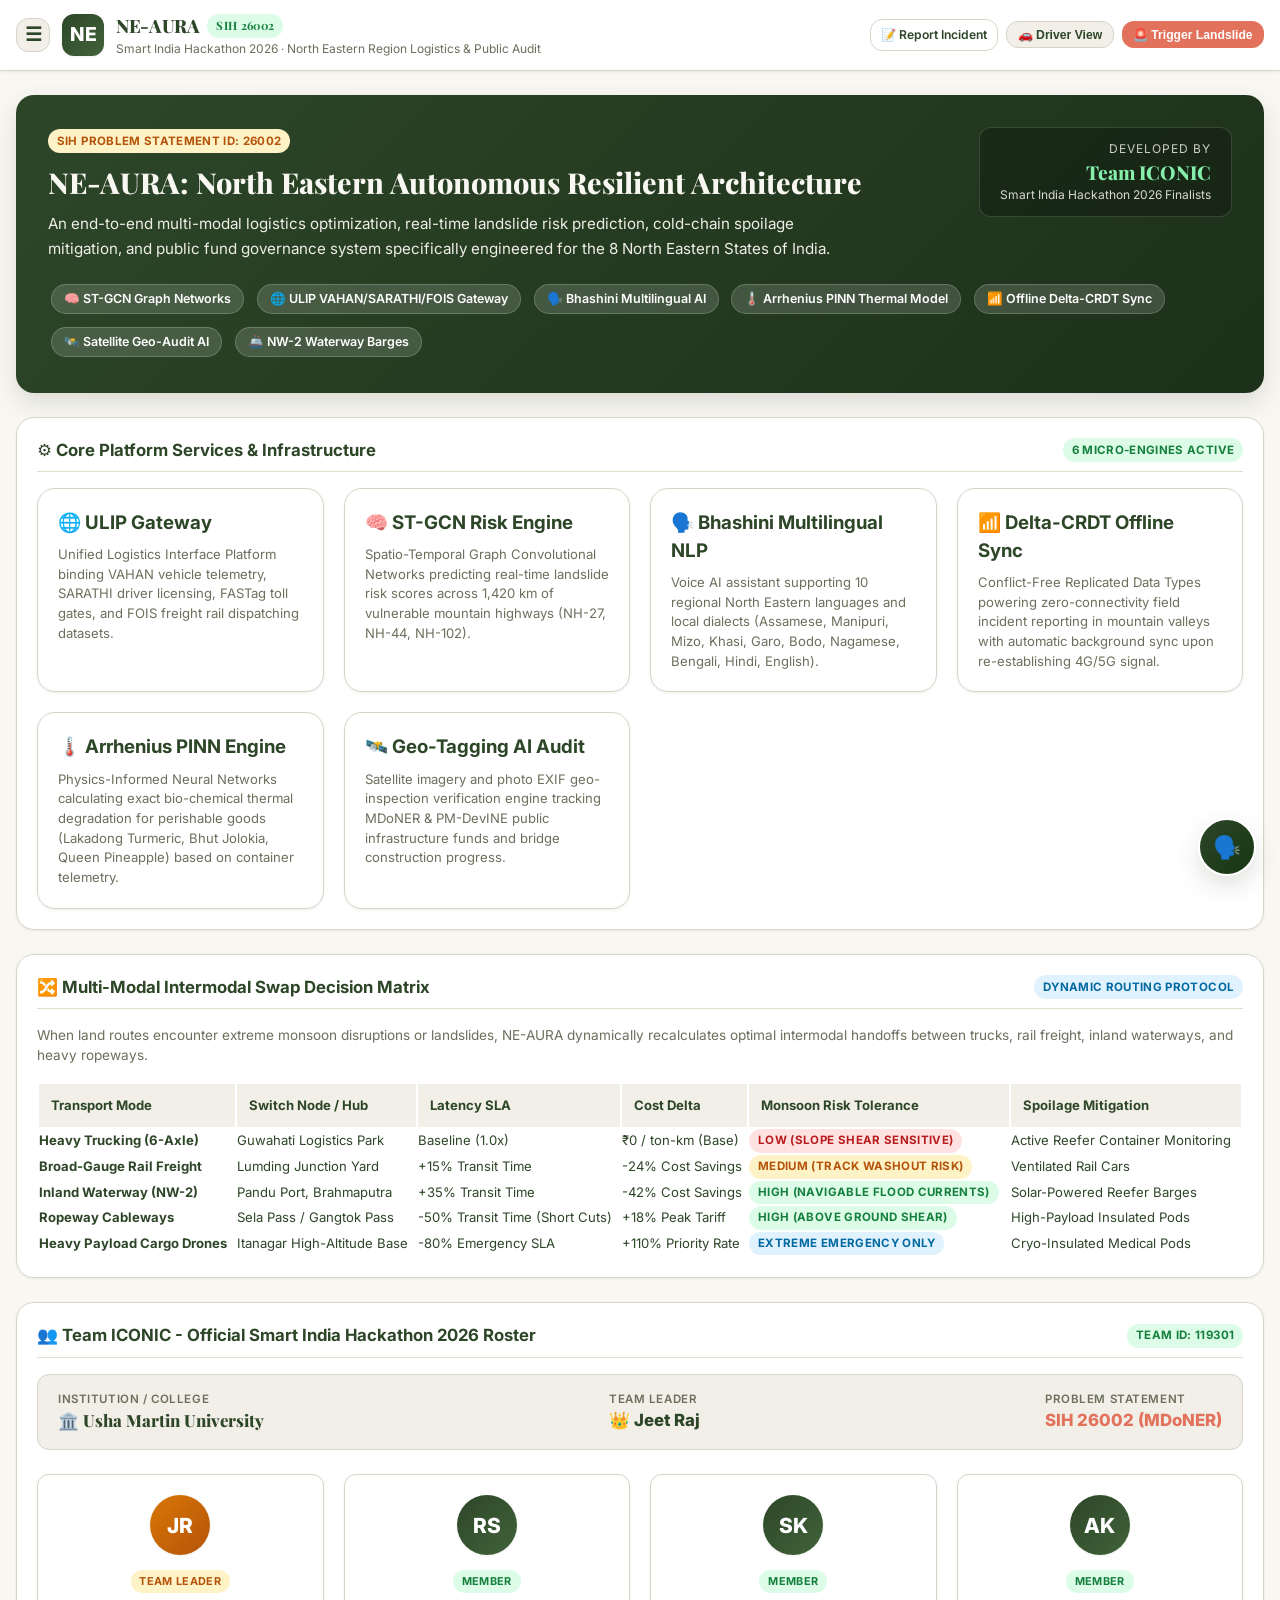
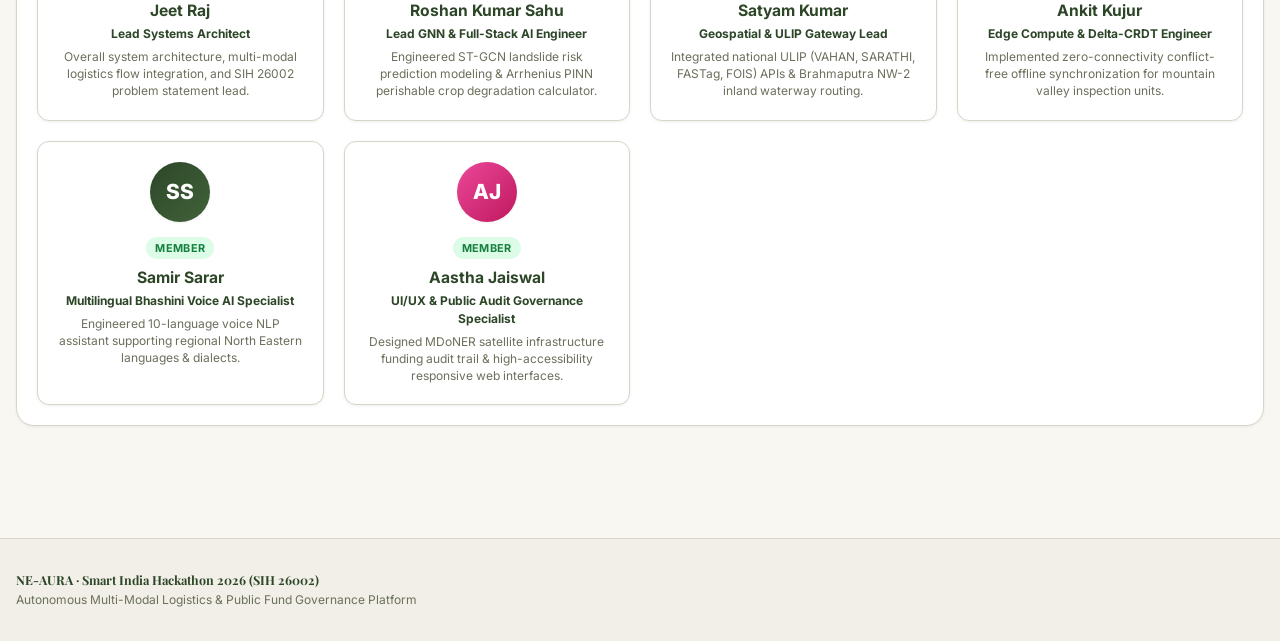
<file: frontend/About_us.html>
<!DOCTYPE html>
<html lang="en">
<head>
  <meta charset="UTF-8">
  <meta name="viewport" content="width=device-width, initial-scale=1.0">
  <title>NE-AURA: About Us · SIH 26002</title>
  
  <link rel="preconnect" href="https://fonts.googleapis.com">
  <link rel="preconnect" href="https://fonts.gstatic.com" crossorigin>
  <link href="https://fonts.googleapis.com/css2?family=Inter:wght@400;500;600;700;800&family=JetBrains+Mono:wght@500;700&family=Playfair+Display:wght@700;800&display=swap" rel="stylesheet">
  <link rel="stylesheet" href="./css/style.css">
  <link rel="stylesheet" href="./css/About_us.css">
</head>
<body>

  <header class="top-nav">
    <div class="nav-container">
      <div style="display: flex; align-items: center; gap: 0.75rem;">
        <div class="three-dots-container">
          <button class="three-dots-btn" id="three-dots-btn" onclick="toggleThreeDotsMenu(event)" title="Navigation Menu">☰</button>
          <div class="three-dots-dropdown" id="three-dots-dropdown">
            <div class="dropdown-header">Navigation Modules</div>
            <a href="index.html" class="dropdown-item">📊 Executive Dashboard</a>
            <a href="Gis_map.html" class="dropdown-item">🗺️ GIS Map</a>
            <a href="AI_Route_Optimizer.html" class="dropdown-item">🧠 AI Route Optimizer</a>
            <a href="Live_fleet.html" class="dropdown-item">🚛 Live Fleet & ULIP</a>
            <a href="supply_chain.html" class="dropdown-item">🌾 Supply Chain & Spoilage</a>
            <a href="Public_fund.html" class="dropdown-item">🏛️ Public Fund Governance</a>
            <div class="dropdown-header">Services & Account</div>
            <a href="About_us.html" class="dropdown-item active">ℹ️ About Us & Services</a>
            <a href="resource.html" class="dropdown-item">📑 Resources & Open Data</a>
            <a href="SOS.html" class="dropdown-item">📞 SOS</a>
            <a href="Profile.html" class="dropdown-item">👤 Profile</a>
            <a href="Setting.html" class="dropdown-item">⚙️ Setting</a>
          </div>
        </div>

        <div class="brand-title">
          <div class="brand-logo">NE</div>
          <div class="brand-text">
            <h1 class="serif-font">NE-AURA <span class="badge badge-success">SIH 26002</span></h1>
            <p>Smart India Hackathon 2026 · North Eastern Region Logistics & Public Audit</p>
          </div>
        </div>
      </div>

      <div class="nav-actions">
        <a href="Report_field_incident.html" class="btn btn-outline btn-sm">📝 Report Incident</a>
        <button class="btn btn-secondary btn-sm" onclick="openDriverModal()">🚗 Driver View</button>
        <button class="btn btn-danger btn-sm" onclick="toggleLandslideSimulation()">🚨 Trigger Landslide</button>
      </div>
    </div>
  </header>

  <main class="main-wrapper">
    <section class="tab-pane active">

      <!-- Hero Banner -->
      <div class="sih-hero-banner">
        <div style="display: flex; justify-content: space-between; align-items: flex-start; flex-wrap: wrap; gap: 1rem;">
          <div>
            <span class="badge badge-warning" style="margin-bottom: 0.5rem; font-weight: 700;">SIH Problem Statement ID: 26002</span>
            <h2 style="font-size: 1.8rem; font-weight: 800; margin-bottom: 0.5rem;" class="serif-font">NE-AURA: North Eastern Autonomous Resilient Architecture</h2>
            <p style="font-size: 0.95rem; max-width: 800px; opacity: 0.95; line-height: 1.6;">
              An end-to-end multi-modal logistics optimization, real-time landslide risk prediction, cold-chain spoilage mitigation, and public fund governance system specifically engineered for the 8 North Eastern States of India.
            </p>
          </div>
          <div style="background: rgba(0,0,0,0.25); padding: 0.75rem 1.25rem; border-radius: var(--radius-md); border: 1px solid rgba(255,255,255,0.15); text-align: right;">
            <div style="font-size: 0.75rem; text-transform: uppercase; letter-spacing: 0.08em; opacity: 0.8;">Developed By</div>
            <div style="font-size: 1.2rem; font-weight: 800; color: #86efac;" class="serif-font">Team ICONIC</div>
            <div style="font-size: 0.75rem; opacity: 0.85;">Smart India Hackathon 2026 Finalists</div>
          </div>
        </div>

        <div style="margin-top: 1.25rem; display: flex; flex-wrap: wrap; gap: 0.4rem;">
          <span class="tech-stack-chip">🧠 ST-GCN Graph Networks</span>
          <span class="tech-stack-chip">🌐 ULIP VAHAN/SARATHI/FOIS Gateway</span>
          <span class="tech-stack-chip">🗣️ Bhashini Multilingual AI</span>
          <span class="tech-stack-chip">🌡️ Arrhenius PINN Thermal Model</span>
          <span class="tech-stack-chip">📶 Offline Delta-CRDT Sync</span>
          <span class="tech-stack-chip">🛰️ Satellite Geo-Audit AI</span>
          <span class="tech-stack-chip">🚢 NW-2 Waterway Barges</span>
        </div>
      </div>

      <!-- Core Platform Services -->
      <div class="glass-card" style="margin-bottom: 1.5rem;">
        <div class="card-header-title">
          <h2>⚙️ Core Platform Services & Infrastructure</h2>
          <span class="badge badge-success">6 Micro-Engines Active</span>
        </div>
        <div class="grid-3" style="margin-top: 1rem;">
          <div class="glass-card">
            <h3 style="color: var(--accent-forest); margin-bottom: 0.5rem;">🌐 ULIP Gateway</h3>
            <p style="font-size: 0.82rem; color: var(--text-muted); line-height: 1.5;">Unified Logistics Interface Platform binding VAHAN vehicle telemetry, SARATHI driver licensing, FASTag toll gates, and FOIS freight rail dispatching datasets.</p>
          </div>
          <div class="glass-card">
            <h3 style="color: var(--accent-forest); margin-bottom: 0.5rem;">🧠 ST-GCN Risk Engine</h3>
            <p style="font-size: 0.82rem; color: var(--text-muted); line-height: 1.5;">Spatio-Temporal Graph Convolutional Networks predicting real-time landslide risk scores across 1,420 km of vulnerable mountain highways (NH-27, NH-44, NH-102).</p>
          </div>
          <div class="glass-card">
            <h3 style="color: var(--accent-forest); margin-bottom: 0.5rem;">🗣️ Bhashini Multilingual NLP</h3>
            <p style="font-size: 0.82rem; color: var(--text-muted); line-height: 1.5;">Voice AI assistant supporting 10 regional North Eastern languages and local dialects (Assamese, Manipuri, Mizo, Khasi, Garo, Bodo, Nagamese, Bengali, Hindi, English).</p>
          </div>
          <div class="glass-card">
            <h3 style="color: var(--accent-forest); margin-bottom: 0.5rem;">📶 Delta-CRDT Offline Sync</h3>
            <p style="font-size: 0.82rem; color: var(--text-muted); line-height: 1.5;">Conflict-Free Replicated Data Types powering zero-connectivity field incident reporting in mountain valleys with automatic background sync upon re-establishing 4G/5G signal.</p>
          </div>
          <div class="glass-card">
            <h3 style="color: var(--accent-forest); margin-bottom: 0.5rem;">🌡️ Arrhenius PINN Engine</h3>
            <p style="font-size: 0.82rem; color: var(--text-muted); line-height: 1.5;">Physics-Informed Neural Networks calculating exact bio-chemical thermal degradation for perishable goods (Lakadong Turmeric, Bhut Jolokia, Queen Pineapple) based on container telemetry.</p>
          </div>
          <div class="glass-card">
            <h3 style="color: var(--accent-forest); margin-bottom: 0.5rem;">🛰️ Geo-Tagging AI Audit</h3>
            <p style="font-size: 0.82rem; color: var(--text-muted); line-height: 1.5;">Satellite imagery and photo EXIF geo-inspection verification engine tracking MDoNER & PM-DevINE public infrastructure funds and bridge construction progress.</p>
          </div>
        </div>
      </div>

      <!-- Technical Architecture Deep-Dive: Intermodal Swap Matrix -->
      <div class="glass-card" style="margin-bottom: 1.5rem;">
        <div class="card-header-title">
          <h2>🔀 Multi-Modal Intermodal Swap Decision Matrix</h2>
          <span class="badge badge-info">Dynamic Routing Protocol</span>
        </div>
        <p style="font-size: 0.85rem; color: var(--text-muted); margin-top: 0.5rem; margin-bottom: 1rem;">
          When land routes encounter extreme monsoon disruptions or landslides, NE-AURA dynamically recalculates optimal intermodal handoffs between trucks, rail freight, inland waterways, and heavy ropeways.
        </p>

        <div style="overflow-x: auto;">
          <table class="table" style="width: 100%; text-align: left; font-size: 0.82rem;">
            <thead>
              <tr style="background: var(--bg-card-subtle); border-bottom: 2px solid var(--border-color);">
                <th style="padding: 0.75rem;">Transport Mode</th>
                <th style="padding: 0.75rem;">Switch Node / Hub</th>
                <th style="padding: 0.75rem;">Latency SLA</th>
                <th style="padding: 0.75rem;">Cost Delta</th>
                <th style="padding: 0.75rem;">Monsoon Risk Tolerance</th>
                <th style="padding: 0.75rem;">Spoilage Mitigation</th>
              </tr>
            </thead>
            <tbody>
              <tr>
                <td><strong>Heavy Trucking (6-Axle)</strong></td>
                <td>Guwahati Logistics Park</td>
                <td>Baseline (1.0x)</td>
                <td>₹0 / ton-km (Base)</td>
                <td><span class="badge badge-danger">Low (Slope Shear Sensitive)</span></td>
                <td>Active Reefer Container Monitoring</td>
              </tr>
              <tr>
                <td><strong>Broad-Gauge Rail Freight</strong></td>
                <td>Lumding Junction Yard</td>
                <td>+15% Transit Time</td>
                <td>-24% Cost Savings</td>
                <td><span class="badge badge-warning">Medium (Track Washout Risk)</span></td>
                <td>Ventilated Rail Cars</td>
              </tr>
              <tr>
                <td><strong>Inland Waterway (NW-2)</strong></td>
                <td>Pandu Port, Brahmaputra</td>
                <td>+35% Transit Time</td>
                <td>-42% Cost Savings</td>
                <td><span class="badge badge-success">High (Navigable Flood Currents)</span></td>
                <td>Solar-Powered Reefer Barges</td>
              </tr>
              <tr>
                <td><strong>Ropeway Cableways</strong></td>
                <td>Sela Pass / Gangtok Pass</td>
                <td>-50% Transit Time (Short Cuts)</td>
                <td>+18% Peak Tariff</td>
                <td><span class="badge badge-success">High (Above Ground Shear)</span></td>
                <td>High-Payload Insulated Pods</td>
              </tr>
              <tr>
                <td><strong>Heavy Payload Cargo Drones</strong></td>
                <td>Itanagar High-Altitude Base</td>
                <td>-80% Emergency SLA</td>
                <td>+110% Priority Rate</td>
                <td><span class="badge badge-info">Extreme Emergency Only</span></td>
                <td>Cryo-Insulated Medical Pods</td>
              </tr>
            </tbody>
          </table>
        </div>
      </div>

     
        
      

      

      <!-- Team ICONIC Engineering Profiles -->
      <div class="glass-card">
        <div class="card-header-title">
          <h2>👥 Team ICONIC - Official Smart India Hackathon 2026 Roster</h2>
          <span class="badge badge-success">Team ID: 119301</span>
        </div>
        
        <!-- Team Metadata Banner -->
        <div style="background: var(--bg-card-subtle); border: 1px solid var(--border-color); border-radius: var(--radius-md); padding: 1rem 1.25rem; margin-top: 0.75rem; margin-bottom: 1.5rem; display: flex; flex-wrap: wrap; justify-content: space-between; align-items: center; gap: 1rem;">
          <div>
            <div style="font-size: 0.72rem; text-transform: uppercase; color: var(--text-muted); font-weight: 600; letter-spacing: 0.05em;">Institution / College</div>
            <div style="font-size: 1.05rem; font-weight: 800; color: var(--accent-forest);" class="serif-font">🏛️ Usha Martin University</div>
          </div>
          <div>
            <div style="font-size: 0.72rem; text-transform: uppercase; color: var(--text-muted); font-weight: 600; letter-spacing: 0.05em;">Team Leader</div>
            <div style="font-size: 1.05rem; font-weight: 800; color: var(--text-primary);">👑 Jeet Raj</div>
          </div>
          <div>
            <div style="font-size: 0.72rem; text-transform: uppercase; color: var(--text-muted); font-weight: 600; letter-spacing: 0.05em;">Problem Statement</div>
            <div style="font-size: 1.05rem; font-weight: 800; color: var(--accent-terracotta);">SIH 26002 (MDoNER)</div>
          </div>
        </div>

        <div class="grid-3">
          <!-- 1. Jeet Raj -->
          <div class="team-member-card">
            <div class="team-avatar-circle" style="background: linear-gradient(135deg, #d97706, #b45309);">JR</div>
            <span class="badge badge-warning" style="margin-bottom: 0.4rem; font-size: 0.68rem;">TEAM LEADER</span>
            <h4 style="color: var(--text-primary); font-size: 0.98rem; margin-bottom: 0.15rem;">Jeet Raj</h4>
            <div style="font-size: 0.75rem; color: var(--accent-forest); font-weight: 700; margin-bottom: 0.4rem;">Lead Systems Architect</div>
            <p style="font-size: 0.75rem; color: var(--text-muted); line-height: 1.4;">
              Overall system architecture, multi-modal logistics flow integration, and SIH 26002 problem statement lead.
            </p>
          </div>

          <!-- 2. Roshan Kumar Sahu -->
          <div class="team-member-card">
            <div class="team-avatar-circle">RS</div>
            <span class="badge badge-success" style="margin-bottom: 0.4rem; font-size: 0.68rem;">MEMBER</span>
            <h4 style="color: var(--text-primary); font-size: 0.98rem; margin-bottom: 0.15rem;">Roshan Kumar Sahu</h4>
            <div style="font-size: 0.75rem; color: var(--accent-forest); font-weight: 700; margin-bottom: 0.4rem;">Lead GNN & Full-Stack AI Engineer</div>
            <p style="font-size: 0.75rem; color: var(--text-muted); line-height: 1.4;">
              Engineered ST-GCN landslide risk prediction modeling & Arrhenius PINN perishable crop degradation calculator.
            </p>
          </div>

          <!-- 3. Satyam Kumar -->
          <div class="team-member-card">
            <div class="team-avatar-circle">SK</div>
            <span class="badge badge-success" style="margin-bottom: 0.4rem; font-size: 0.68rem;">MEMBER</span>
            <h4 style="color: var(--text-primary); font-size: 0.98rem; margin-bottom: 0.15rem;">Satyam Kumar</h4>
            <div style="font-size: 0.75rem; color: var(--accent-forest); font-weight: 700; margin-bottom: 0.4rem;">Geospatial & ULIP Gateway Lead</div>
            <p style="font-size: 0.75rem; color: var(--text-muted); line-height: 1.4;">
              Integrated national ULIP (VAHAN, SARATHI, FASTag, FOIS) APIs & Brahmaputra NW-2 inland waterway routing.
            </p>
          </div>

          <!-- 4. Ankit Kujur -->
          <div class="team-member-card">
            <div class="team-avatar-circle">AK</div>
            <span class="badge badge-success" style="margin-bottom: 0.4rem; font-size: 0.68rem;">MEMBER</span>
            <h4 style="color: var(--text-primary); font-size: 0.98rem; margin-bottom: 0.15rem;">Ankit Kujur</h4>
            <div style="font-size: 0.75rem; color: var(--accent-forest); font-weight: 700; margin-bottom: 0.4rem;">Edge Compute & Delta-CRDT Engineer</div>
            <p style="font-size: 0.75rem; color: var(--text-muted); line-height: 1.4;">
              Implemented zero-connectivity conflict-free offline synchronization for mountain valley inspection units.
            </p>
          </div>

          <!-- 5. Samir Sarar -->
          <div class="team-member-card">
            <div class="team-avatar-circle">SS</div>
            <span class="badge badge-success" style="margin-bottom: 0.4rem; font-size: 0.68rem;">MEMBER</span>
            <h4 style="color: var(--text-primary); font-size: 0.98rem; margin-bottom: 0.15rem;">Samir Sarar</h4>
            <div style="font-size: 0.75rem; color: var(--accent-forest); font-weight: 700; margin-bottom: 0.4rem;">Multilingual Bhashini Voice AI Specialist</div>
            <p style="font-size: 0.75rem; color: var(--text-muted); line-height: 1.4;">
              Engineered 10-language voice NLP assistant supporting regional North Eastern languages & dialects.
            </p>
          </div>

          <!-- 6. Aastha Jaiswal -->
          <div class="team-member-card">
            <div class="team-avatar-circle" style="background: linear-gradient(135deg, #ec4899, #be185d);">AJ</div>
            <span class="badge badge-success" style="margin-bottom: 0.4rem; font-size: 0.68rem;">MEMBER</span>
            <h4 style="color: var(--text-primary); font-size: 0.98rem; margin-bottom: 0.15rem;">Aastha Jaiswal</h4>
            <div style="font-size: 0.75rem; color: var(--accent-forest); font-weight: 700; margin-bottom: 0.4rem;">UI/UX & Public Audit Governance Specialist</div>
            <p style="font-size: 0.75rem; color: var(--text-muted); line-height: 1.4;">
              Designed MDoNER satellite infrastructure funding audit trail & high-accessibility responsive web interfaces.
            </p>
          </div>
        </div>
      </div>

    </section>
  </main>

  <div id="driver-modal" class="modal-overlay">
    <div class="modal-container">
      <div class="modal-header">
        <h3>🚗 Driver Focus View HUD</h3>
        <button class="modal-close-btn" onclick="closeDriverModal()">&times;</button>
      </div>
      <div style="background: #121a12; color: #7bc96e; padding: 1.5rem; border-radius: var(--radius-lg); text-align: center;">
        <div style="font-size: 0.75rem; text-transform: uppercase; letter-spacing: 0.1em; color: #a3b19b;">Active Highway Navigation</div>
        <div style="font-size: 1.8rem; font-weight: 800; margin: 0.5rem 0;">NH-27 Sonapur Bypass</div>
        <div style="font-size: 1.1rem; color: #fff; font-weight: 700;">In 1.4 km: Turn Right for NW-2 River Barge Terminal</div>
      </div>
    </div>
  </div>

  <div id="incident-modal" class="modal-overlay">
    <div class="modal-container">
      <div class="modal-header">
        <h3>📝 Report Field Incident (Delta-CRDT Offline Sync)</h3>
        <button class="modal-close-btn" onclick="closeIncidentModal()">&times;</button>
      </div>
      <form onsubmit="submitIncidentReport(event)">
        <div class="form-group">
          <label class="form-label">Category</label>
          <select id="inc-category" class="form-select">
            <option value="Landslide">Landslide / Mudslide</option>
            <option value="Monsoon Flood">Monsoon Flash Flood</option>
            <option value="Bridge Degradation">Bridge Shear Defect</option>
          </select>
        </div>
        <div class="form-group">
          <label class="form-label">Highway / Corridor</label>
          <input type="text" id="inc-highway" class="form-control" value="NH-27 Sonapur Pass" required>
        </div>
        <div class="form-group">
          <label class="form-label">Field Notes</label>
          <textarea id="inc-notes" class="form-control" rows="3" required>Slope failure observed at KM 141. BRO equipment required.</textarea>
        </div>
        <button class="btn btn-primary" style="width: 100%;">Submit Field Report</button>
      </form>
    </div>
  </div>

  <button class="voice-widget-btn" onclick="toggleVoiceWidget()" title="Bhashini Voice Assistant">🗣️</button>
  <div id="voice-assistant-panel" class="voice-assistant-panel">
    <div style="display: flex; justify-content: space-between; align-items: center; margin-bottom: 0.5rem;">
      <strong style="font-size: 0.9rem; color: var(--accent-forest);">🗣️ Bhashini Voice Assistant</strong>
      <span class="badge badge-info">10 Languages</span>
    </div>
    <p style="font-size: 0.78rem; color: var(--text-muted); margin-bottom: 0.75rem;">Speak or type queries in English, Hindi, Assamese, Manipuri, Mizo, Bengali, etc.</p>
    <div class="form-group">
      <input type="text" class="form-control" placeholder="Ask: 'Show active landslides'..." onkeydown="if(event.key==='Enter'){ showToast('Bhashini Query: Finding active landslides...'); toggleVoiceWidget(); }">
    </div>
  </div>

  <div id="live-toast" class="live-toast" style="display: none;">
    <div class="toast-ping"></div>
    <div style="font-size: 0.8rem;">
      <strong style="display: block; font-size: 0.7rem; text-transform: uppercase; color: var(--accent-forest);">Live Alert</strong>
      <span id="toast-msg">Notification message</span>
    </div>
  </div>

  <footer class="app-footer">
    <div class="footer-content">
      <div>
        <strong style="color: var(--text-primary);" class="serif-font">NE-AURA · Smart India Hackathon 2026 (SIH 26002)</strong>
        <p style="font-size: 0.75rem;">Autonomous Multi-Modal Logistics & Public Fund Governance Platform</p>
      </div>
    </div>
  </footer>

  <script src="./js/script.js"></script>
  <script src="./js/About_us.js"></script>
</body>
</html>
</file>
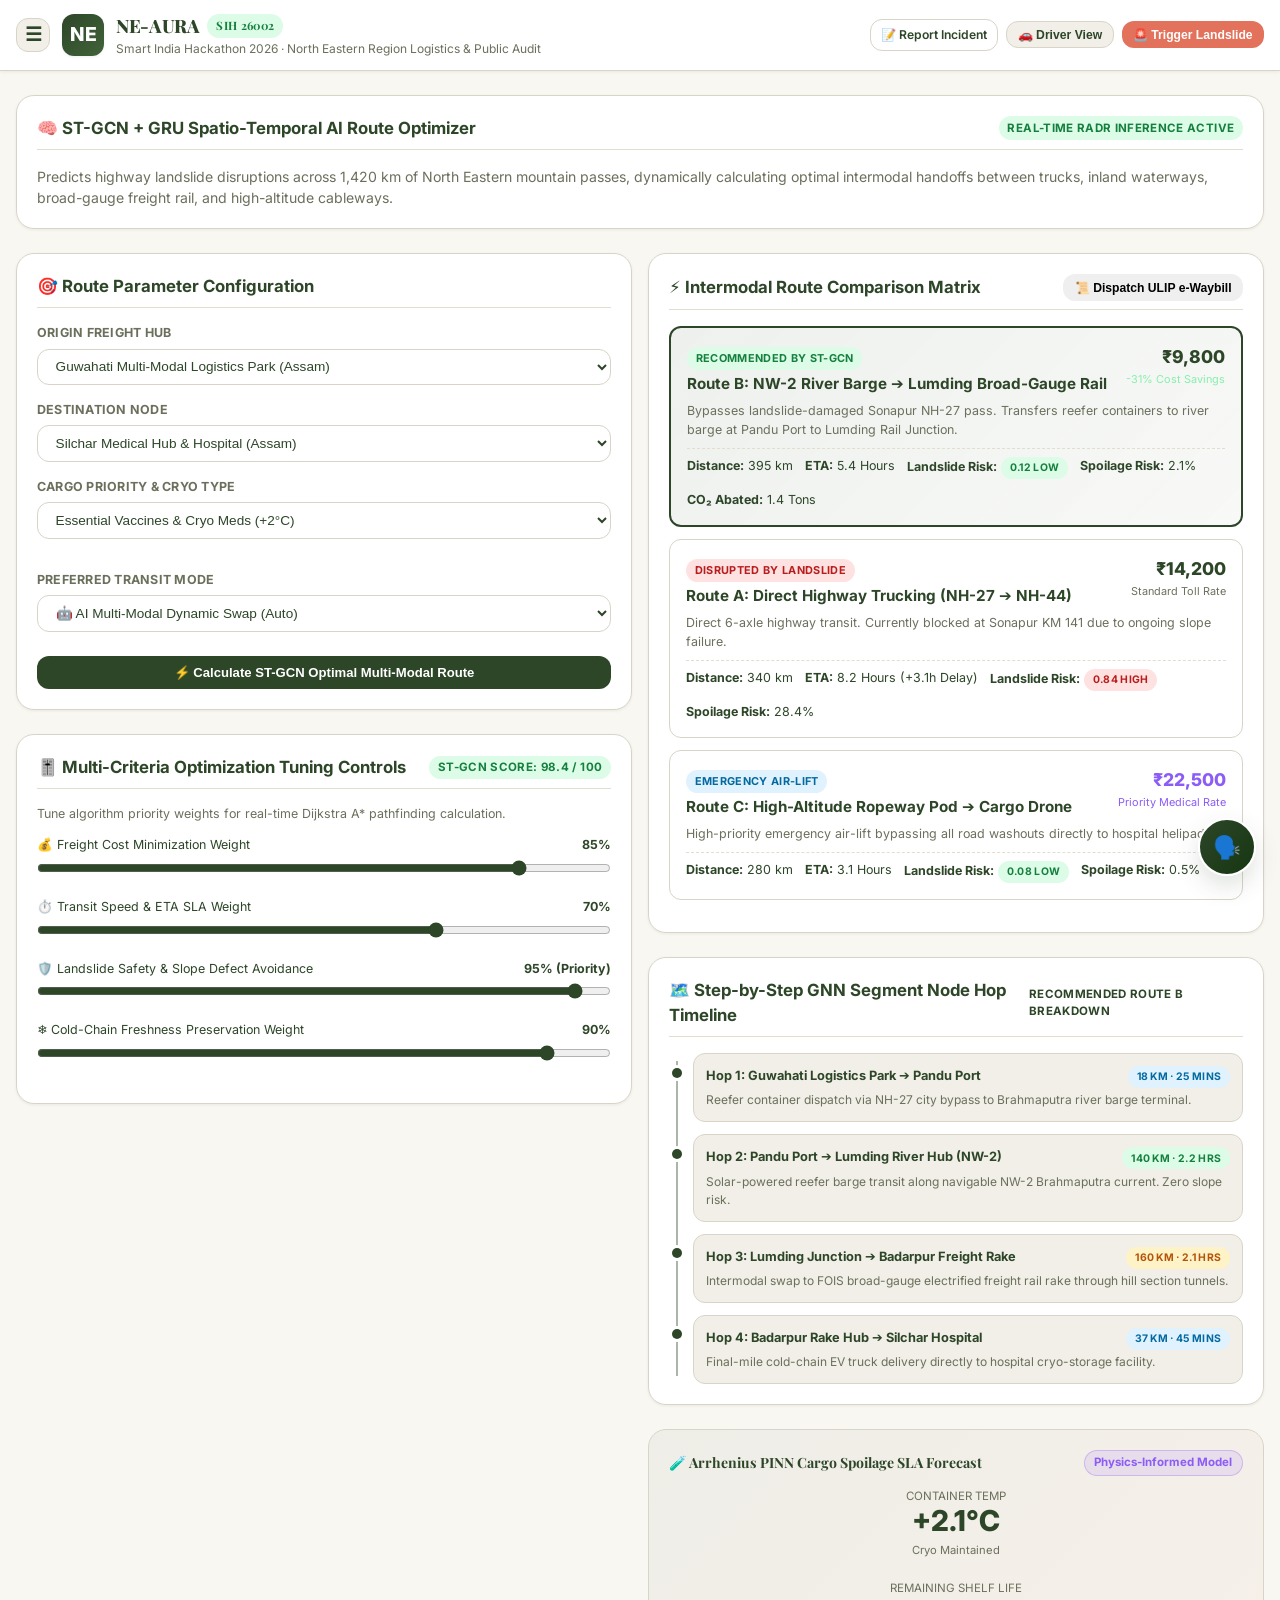
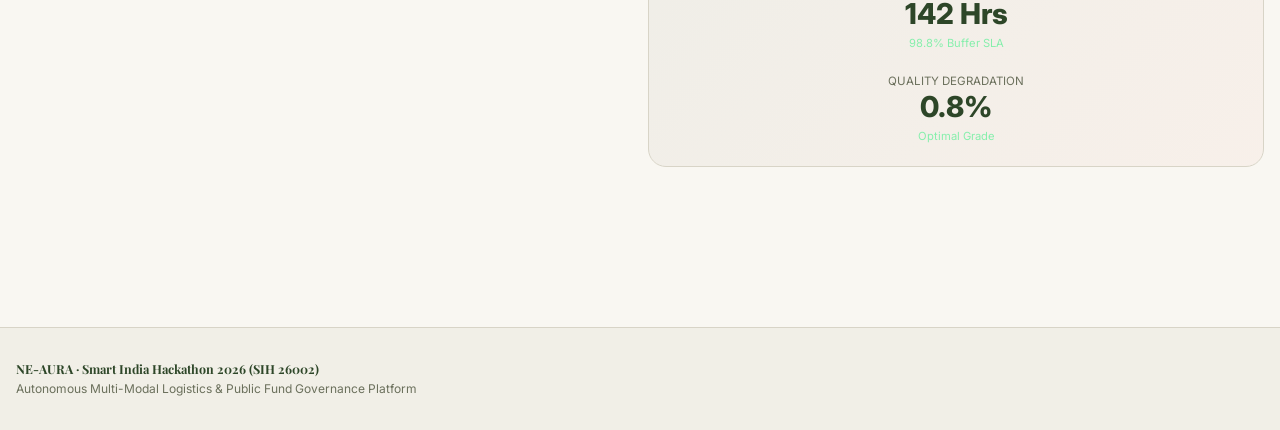
<file: frontend/AI_Route_Optimizer.html>
<!DOCTYPE html>
<html lang="en">
<head>
  <meta charset="UTF-8">
  <meta name="viewport" content="width=device-width, initial-scale=1.0">
  <title>NE-AURA: AI Route Optimizer · SIH 26002</title>
  
  <link rel="preconnect" href="https://fonts.googleapis.com">
  <link rel="preconnect" href="https://fonts.gstatic.com" crossorigin>
  <link href="https://fonts.googleapis.com/css2?family=Inter:wght@400;500;600;700;800&family=JetBrains+Mono:wght@500;700&family=Playfair+Display:wght@700;800&display=swap" rel="stylesheet">
  <link rel="stylesheet" href="./css/style.css">
  <link rel="stylesheet" href="./css/AI_Route_Optimizer.css">
</head>
<body>

  <header class="top-nav">
    <div class="nav-container">
      <div style="display: flex; align-items: center; gap: 0.75rem;">
        <div class="three-dots-container">
          <button class="three-dots-btn" id="three-dots-btn" onclick="toggleThreeDotsMenu(event)" title="Navigation Menu">☰</button>
          <div class="three-dots-dropdown" id="three-dots-dropdown">
            <div class="dropdown-header">Navigation Modules</div>
            <a href="index.html" class="dropdown-item">📊 Executive Dashboard</a>
            <a href="Gis_map.html" class="dropdown-item">🗺️ GIS Map</a>
            <a href="AI_Route_Optimizer.html" class="dropdown-item active">🧠 AI Route Optimizer</a>
            <a href="Live_fleet.html" class="dropdown-item">🚛 Live Fleet & ULIP</a>
            <a href="supply_chain.html" class="dropdown-item">🌾 Supply Chain & Spoilage</a>
            <a href="Public_fund.html" class="dropdown-item">🏛️ Public Fund Governance</a>
            <div class="dropdown-header">Services & Account</div>
            <a href="About_us.html" class="dropdown-item">ℹ️ About Us & Services</a>
            <a href="resource.html" class="dropdown-item">📑 Resources & Open Data</a>
            <a href="SOS.html" class="dropdown-item">📞 SOS</a>
            <a href="Profile.html" class="dropdown-item">👤 Profile</a>
            <a href="Setting.html" class="dropdown-item">⚙️ Setting</a>
          </div>
        </div>

        <div class="brand-title">
          <div class="brand-logo">NE</div>
          <div class="brand-text">
            <h1 class="serif-font">NE-AURA <span class="badge badge-success">SIH 26002</span></h1>
            <p>Smart India Hackathon 2026 · North Eastern Region Logistics & Public Audit</p>
          </div>
        </div>
      </div>

      <div class="nav-actions">
        <a href="Report_field_incident.html" class="btn btn-outline btn-sm">📝 Report Incident</a>
        <button class="btn btn-secondary btn-sm" onclick="openDriverModal()">🚗 Driver View</button>
        <button class="btn btn-danger btn-sm" onclick="toggleLandslideSimulation()">🚨 Trigger Landslide</button>
      </div>
    </div>
  </header>

  <main class="main-wrapper">
    <section class="tab-pane active">

      <!-- Page Header -->
      <div class="glass-card" style="margin-bottom: 1.5rem;">
        <div class="card-header-title">
          <h2>🧠 ST-GCN + GRU Spatio-Temporal AI Route Optimizer</h2>
          <span class="badge badge-success">Real-Time RADR Inference Active</span>
        </div>
        <p style="font-size: 0.88rem; color: var(--text-muted); line-height: 1.5; margin-top: 0.25rem;">
          Predicts highway landslide disruptions across 1,420 km of North Eastern mountain passes, dynamically calculating optimal intermodal handoffs between trucks, inland waterways, broad-gauge freight rail, and high-altitude cableways.
        </p>
      </div>

      <div class="grid-2" style="margin-bottom: 1.5rem;">
        <!-- Left: Form & Disruption Simulator -->
        <div>
          <!-- Calculation Form -->
          <div class="glass-card" style="margin-bottom: 1.5rem;">
            <div class="card-header-title">
              <h3>🎯 Route Parameter Configuration</h3>
            </div>
            <form id="aiRouterForm" onsubmit="calculateAIRoute(event)">
              <div class="form-group">
                <label class="form-label">Origin Freight Hub</label>
                <select id="originSelect" class="form-select">
                  <option value="Guwahati Multi-Modal Hub">Guwahati Multi-Modal Logistics Park (Assam)</option>
                  <option value="Tezpur Base">Tezpur Strategic Transit Base (Assam)</option>
                  <option value="Shillong Bypass">Shillong Bypass Freight Hub (Meghalaya)</option>
                  <option value="Jorhat Terminal">Jorhat Agricultural Distribution Hub (Assam)</option>
                </select>
              </div>

              <div class="form-group">
                <label class="form-label">Destination Node</label>
                <select id="destSelect" class="form-select">
                  <option value="Silchar Hospital Node">Silchar Medical Hub & Hospital (Assam)</option>
                  <option value="STNM Gangtok">STNM Hospital Gangtok (Sikkim)</option>
                  <option value="JNIMS Imphal">JNIMS Hospital Imphal (Manipur)</option>
                  <option value="Agartala Checkpost">Agartala Integrated Check Post (Tripura)</option>
                  <option value="Itanagar Base">Itanagar Emergency Supply Base (Arunachal Pradesh)</option>
                </select>
              </div>

              <div class="grid-2">
                <div class="form-group">
                  <label class="form-label">Cargo Priority & Cryo Type</label>
                  <select id="cargoTypeSelect" class="form-select">
                    <option value="Essential Vaccines">Essential Vaccines & Cryo Meds (+2°C)</option>
                    <option value="Lakadong Turmeric">GI Lakadong Turmeric (High Moisture)</option>
                    <option value="Medical Oxygen">Medical Oxygen Cylinders</option>
                    <option value="PDS Grains">PDS Rice & Wheat Rakes</option>
                  </select>
                </div>

                <div class="form-group">
                  <label class="form-label">Preferred Transit Mode</label>
                  <select id="modeSelect" class="form-select">
                    <option value="AI Multi-Modal Dynamic Swap">🤖 AI Multi-Modal Dynamic Swap (Auto)</option>
                    <option value="Direct Truck Highway">🚛 Direct Highway Trucking (6-Axle)</option>
                    <option value="Brahmaputra Waterway">🚢 NW-2 Waterway River Barge</option>
                    <option value="FOIS Broad-Gauge Rail">🚆 FOIS Freight Rail Rake</option>
                  </select>
                </div>
              </div>

              <button type="submit" class="btn btn-primary" style="width: 100%; margin-top: 0.5rem;">
                ⚡ Calculate ST-GCN Optimal Multi-Modal Route
              </button>
            </form>
          </div>

          <!-- Multi-Criteria Optimization Preference Sliders -->
          <div class="glass-card" style="margin-bottom: 1.5rem;">
            <div class="card-header-title">
              <h3>🎚️ Multi-Criteria Optimization Tuning Controls</h3>
              <span class="badge badge-success" id="tuningScoreBadge">ST-GCN Score: 98.4 / 100</span>
            </div>
            <p style="font-size: 0.78rem; color: var(--text-muted); margin-bottom: 0.75rem;">
              Tune algorithm priority weights for real-time Dijkstra A* pathfinding calculation.
            </p>

            <div class="form-group">
              <div style="display: flex; justify-content: space-between; font-size: 0.78rem; margin-bottom: 0.2rem;">
                <label>💰 Freight Cost Minimization Weight</label>
                <strong id="wCostVal">85%</strong>
              </div>
              <input type="range" class="range-slider-input" min="0" max="100" value="85" oninput="updateOptimizationWeights()">
            </div>

            <div class="form-group">
              <div style="display: flex; justify-content: space-between; font-size: 0.78rem; margin-bottom: 0.2rem;">
                <label>⏱️ Transit Speed & ETA SLA Weight</label>
                <strong id="wSpeedVal">70%</strong>
              </div>
              <input type="range" class="range-slider-input" min="0" max="100" value="70" oninput="updateOptimizationWeights()">
            </div>

            <div class="form-group">
              <div style="display: flex; justify-content: space-between; font-size: 0.78rem; margin-bottom: 0.2rem;">
                <label>🛡️ Landslide Safety & Slope Defect Avoidance</label>
                <strong id="wSafetyVal" style="color: var(--accent-forest);">95% (Priority)</strong>
              </div>
              <input type="range" class="range-slider-input" min="0" max="100" value="95" oninput="updateOptimizationWeights()">
            </div>

            <div class="form-group">
              <div style="display: flex; justify-content: space-between; font-size: 0.78rem; margin-bottom: 0.2rem;">
                <label>❄️ Cold-Chain Freshness Preservation Weight</label>
                <strong id="wSpoilageVal" style="color: var(--accent-forest);">90%</strong>
              </div>
              <input type="range" class="range-slider-input" min="0" max="100" value="90" oninput="updateOptimizationWeights()">
            </div>
          </div>
        </div>

        <!-- Right: Route Comparison, Elevation Profile & Node Hop Timeline -->
        <div>
          <!-- Intermodal Route Comparison Matrix -->
          <div class="glass-card" style="margin-bottom: 1.5rem;">
            <div class="card-header-title">
              <h3>⚡ Intermodal Route Comparison Matrix</h3>
              <button class="btn btn-success btn-sm" onclick="openWaybillModal()">📜 Dispatch ULIP e-Waybill</button>
            </div>

            <!-- Route B (Recommended) -->
            <div class="route-option-card recommended">
              <div style="display: flex; justify-content: space-between; align-items: flex-start; margin-bottom: 0.4rem;">
                <div>
                  <span class="badge badge-success" style="font-size: 0.68rem; margin-bottom: 0.2rem;">RECOMMENDED BY ST-GCN</span>
                  <h4 style="font-size: 0.95rem; color: var(--accent-forest);">Route B: NW-2 River Barge ➔ Lumding Broad-Gauge Rail</h4>
                </div>
                <div style="text-align: right;">
                  <span style="font-size: 1.1rem; font-weight: 800; color: var(--accent-forest);">₹9,800</span>
                  <span style="display: block; font-size: 0.68rem; color: #86efac;">-31% Cost Savings</span>
                </div>
              </div>
              <p style="font-size: 0.78rem; color: var(--text-muted); margin-bottom: 0.5rem;">
                Bypasses landslide-damaged Sonapur NH-27 pass. Transfers reefer containers to river barge at Pandu Port to Lumding Rail Junction.
              </p>
              <div style="display: flex; flex-wrap: wrap; gap: 0.75rem; font-size: 0.78rem; border-top: 1px dashed var(--border-subtle); padding-top: 0.5rem;">
                <span><strong>Distance:</strong> 395 km</span>
                <span><strong>ETA:</strong> 5.4 Hours</span>
                <span><strong>Landslide Risk:</strong> <span class="badge badge-success" style="font-size: 0.65rem;">0.12 LOW</span></span>
                <span><strong>Spoilage Risk:</strong> 2.1%</span>
                <span><strong>CO₂ Abated:</strong> 1.4 Tons</span>
              </div>
            </div>

            <!-- Route A (Primary Highway) -->
            <div class="route-option-card">
              <div style="display: flex; justify-content: space-between; align-items: flex-start; margin-bottom: 0.4rem;">
                <div>
                  <span class="badge badge-danger" style="font-size: 0.68rem; margin-bottom: 0.2rem;">DISRUPTED BY LANDSLIDE</span>
                  <h4 style="font-size: 0.95rem; color: var(--text-primary);">Route A: Direct Highway Trucking (NH-27 ➔ NH-44)</h4>
                </div>
                <div style="text-align: right;">
                  <span style="font-size: 1.1rem; font-weight: 800; color: var(--text-primary);">₹14,200</span>
                  <span style="display: block; font-size: 0.68rem; color: var(--text-muted);">Standard Toll Rate</span>
                </div>
              </div>
              <p style="font-size: 0.78rem; color: var(--text-muted); margin-bottom: 0.5rem;">
                Direct 6-axle highway transit. Currently blocked at Sonapur KM 141 due to ongoing slope failure.
              </p>
              <div style="display: flex; flex-wrap: wrap; gap: 0.75rem; font-size: 0.78rem; border-top: 1px dashed var(--border-subtle); padding-top: 0.5rem;">
                <span><strong>Distance:</strong> 340 km</span>
                <span><strong>ETA:</strong> 8.2 Hours (+3.1h Delay)</span>
                <span><strong>Landslide Risk:</strong> <span class="badge badge-danger" style="font-size: 0.65rem;">0.84 HIGH</span></span>
                <span><strong>Spoilage Risk:</strong> 28.4%</span>
              </div>
            </div>

            <!-- Route C (Cableway & Drone) -->
            <div class="route-option-card">
              <div style="display: flex; justify-content: space-between; align-items: flex-start; margin-bottom: 0.4rem;">
                <div>
                  <span class="badge badge-info" style="font-size: 0.68rem; margin-bottom: 0.2rem;">EMERGENCY AIR-LIFT</span>
                  <h4 style="font-size: 0.95rem; color: var(--text-primary);">Route C: High-Altitude Ropeway Pod ➔ Cargo Drone</h4>
                </div>
                <div style="text-align: right;">
                  <span style="font-size: 1.1rem; font-weight: 800; color: var(--accent-violet);">₹22,500</span>
                  <span style="display: block; font-size: 0.68rem; color: var(--accent-violet);">Priority Medical Rate</span>
                </div>
              </div>
              <p style="font-size: 0.78rem; color: var(--text-muted); margin-bottom: 0.5rem;">
                High-priority emergency air-lift bypassing all road washouts directly to hospital helipads.
              </p>
              <div style="display: flex; flex-wrap: wrap; gap: 0.75rem; font-size: 0.78rem; border-top: 1px dashed var(--border-subtle); padding-top: 0.5rem;">
                <span><strong>Distance:</strong> 280 km</span>
                <span><strong>ETA:</strong> 3.1 Hours</span>
                <span><strong>Landslide Risk:</strong> <span class="badge badge-success" style="font-size: 0.65rem;">0.08 LOW</span></span>
                <span><strong>Spoilage Risk:</strong> 0.5%</span>
              </div>
            </div>
          </div>

         

         
          

          <!-- Step-by-Step GNN Segment Node Hop Timeline -->
          <div class="glass-card" style="margin-bottom: 1.5rem;">
            <div class="card-header-title">
              <h3>🗺️ Step-by-Step GNN Segment Node Hop Timeline</h3>
              <span class="badge badge-primary">Recommended Route B Breakdown</span>
            </div>

            <div class="timeline-hop-list">
              <div class="timeline-hop-item">
                <div style="display: flex; justify-content: space-between; font-size: 0.8rem; font-weight: 700;">
                  <span>Hop 1: Guwahati Logistics Park ➔ Pandu Port</span>
                  <span class="badge badge-info" style="font-size: 0.65rem;">18 km · 25 mins</span>
                </div>
                <div style="font-size: 0.75rem; color: var(--text-muted); margin-top: 0.2rem;">Reefer container dispatch via NH-27 city bypass to Brahmaputra river barge terminal.</div>
              </div>

              <div class="timeline-hop-item">
                <div style="display: flex; justify-content: space-between; font-size: 0.8rem; font-weight: 700;">
                  <span>Hop 2: Pandu Port ➔ Lumding River Hub (NW-2)</span>
                  <span class="badge badge-success" style="font-size: 0.65rem;">140 km · 2.2 hrs</span>
                </div>
                <div style="font-size: 0.75rem; color: var(--text-muted); margin-top: 0.2rem;">Solar-powered reefer barge transit along navigable NW-2 Brahmaputra current. Zero slope risk.</div>
              </div>

              <div class="timeline-hop-item">
                <div style="display: flex; justify-content: space-between; font-size: 0.8rem; font-weight: 700;">
                  <span>Hop 3: Lumding Junction ➔ Badarpur Freight Rake</span>
                  <span class="badge badge-warning" style="font-size: 0.65rem;">160 km · 2.1 hrs</span>
                </div>
                <div style="font-size: 0.75rem; color: var(--text-muted); margin-top: 0.2rem;">Intermodal swap to FOIS broad-gauge electrified freight rail rake through hill section tunnels.</div>
              </div>

              <div class="timeline-hop-item">
                <div style="display: flex; justify-content: space-between; font-size: 0.8rem; font-weight: 700;">
                  <span>Hop 4: Badarpur Rake Hub ➔ Silchar Hospital</span>
                  <span class="badge badge-info" style="font-size: 0.65rem;">37 km · 45 mins</span>
                </div>
                <div style="font-size: 0.75rem; color: var(--text-muted); margin-top: 0.2rem;">Final-mile cold-chain EV truck delivery directly to hospital cryo-storage facility.</div>
              </div>
            </div>
          </div>

          <!-- Arrhenius PINN Shelf-Life SLA Panel -->
          <div class="arrhenius-card-container">
            <div style="display: flex; justify-content: space-between; align-items: center; margin-bottom: 0.75rem;">
              <strong style="font-size: 0.88rem; color: var(--accent-forest);" class="serif-font">🧪 Arrhenius PINN Cargo Spoilage SLA Forecast</strong>
              <span class="route-badge-pinn">Physics-Informed Model</span>
            </div>

            <div class="grid-3" style="text-align: center;">
              <div>
                <div style="font-size: 0.72rem; text-transform: uppercase; color: var(--text-muted);">Container Temp</div>
                <div class="pinn-metric-number">+2.1°C</div>
                <span style="font-size: 0.7rem; color: var(--text-muted);">Cryo Maintained</span>
              </div>
              <div>
                <div style="font-size: 0.72rem; text-transform: uppercase; color: var(--text-muted);">Remaining Shelf Life</div>
                <div class="pinn-metric-number">142 Hrs</div>
                <span style="font-size: 0.7rem; color: #86efac;">98.8% Buffer SLA</span>
              </div>
              <div>
                <div style="font-size: 0.72rem; text-transform: uppercase; color: var(--text-muted);">Quality Degradation</div>
                <div class="pinn-metric-number">0.8%</div>
                <span style="font-size: 0.7rem; color: #86efac;">Optimal Grade</span>
              </div>
            </div>
          </div>
        </div>
      </div>

    </section>
  </main>

  <!-- ULIP e-Waybill Pre-Clearance Modal -->
  <div id="waybill-modal" class="modal-overlay">
    <div class="modal-container">
      <div class="modal-header">
        <h3>📜 ULIP Digital e-Waybill & FASTag Pre-Clearance Pass</h3>
        <button class="modal-close-btn" onclick="closeWaybillModal()">&times;</button>
      </div>
      <div class="waybill-pass-box">
        <div style="display: flex; justify-content: space-between; border-bottom: 1px dashed rgba(255,255,255,0.2); padding-bottom: 0.75rem;">
          <div>
            <div style="font-size: 0.7rem; color: #9ca3af; text-transform: uppercase;">ULIP Transit Pass ID</div>
            <strong style="font-size: 1.1rem; color: #86efac;">ULIP-NE-2026-884920</strong>
          </div>
          <span class="badge badge-success">FASTag Pre-Cleared</span>
        </div>

        <div class="qr-code-placeholder">
          <!-- Stylized QR Code Representation -->
          <svg width="100" height="100" viewBox="0 0 100 100" fill="#111827">
            <rect x="0" y="0" width="30" height="30"/>
            <rect x="5" y="5" width="20" height="20" fill="#fff"/>
            <rect x="10" y="10" width="10" height="10"/>
            <rect x="70" y="0" width="30" height="30"/>
            <rect x="75" y="5" width="20" height="20" fill="#fff"/>
            <rect x="80" y="10" width="10" height="10"/>
            <rect x="0" y="70" width="30" height="30"/>
            <rect x="5" y="75" width="20" height="20" fill="#fff"/>
            <rect x="10" y="80" width="10" height="10"/>
            <rect x="40" y="10" width="15" height="15"/>
            <rect x="40" y="40" width="20" height="20"/>
            <rect x="70" y="40" width="15" height="15"/>
            <rect x="40" y="70" width="25" height="25"/>
            <rect x="70" y="75" width="15" height="15"/>
          </svg>
        </div>

        <div style="font-size: 0.78rem; color: #d1d5db; line-height: 1.6;">
          <div>• <strong>Cargo:</strong> Essential Cryo Vaccines (+2°C Reefer)</div>
          <div>• <strong>Route Handoff:</strong> Pandu Port (NW-2) ➔ Lumding Broad Gauge Rake</div>
          <div>• <strong>VAHAN Vehicle:</strong> AS-01-GC-9420 (6-Axle EV Reefer)</div>
          <div>• <strong>FOIS Rake Booking:</strong> RAKE-BG-77492</div>
        </div>

        <button class="btn btn-primary" style="width: 100%; margin-top: 1rem;" onclick="showToast('e-Waybill Dispatched to Driver HUD & VAHAN Gateway!'); closeWaybillModal();">
          📲 Send e-Waybill Pass to Driver View HUD
        </button>
      </div>
    </div>
  </div>

    </section>
  </main>

  <div id="driver-modal" class="modal-overlay">
    <div class="modal-container">
      <div class="modal-header">
        <h3>🚗 Driver Focus View HUD</h3>
        <button class="modal-close-btn" onclick="closeDriverModal()">&times;</button>
      </div>
      <div style="background: #121a12; color: #7bc96e; padding: 1.5rem; border-radius: var(--radius-lg); text-align: center;">
        <div style="font-size: 0.75rem; text-transform: uppercase; letter-spacing: 0.1em; color: #a3b19b;">Active Highway Navigation</div>
        <div style="font-size: 1.8rem; font-weight: 800; margin: 0.5rem 0;">NH-27 Sonapur Bypass</div>
        <div style="font-size: 1.1rem; color: #fff; font-weight: 700;">In 1.4 km: Turn Right for NW-2 River Barge Terminal</div>
      </div>
    </div>
  </div>

  <div id="incident-modal" class="modal-overlay">
    <div class="modal-container">
      <div class="modal-header">
        <h3>📝 Report Field Incident (Delta-CRDT Offline Sync)</h3>
        <button class="modal-close-btn" onclick="closeIncidentModal()">&times;</button>
      </div>
      <form onsubmit="submitIncidentReport(event)">
        <div class="form-group">
          <label class="form-label">Category</label>
          <select id="inc-category" class="form-select">
            <option value="Landslide">Landslide / Mudslide</option>
            <option value="Monsoon Flood">Monsoon Flash Flood</option>
            <option value="Bridge Degradation">Bridge Shear Defect</option>
          </select>
        </div>
        <div class="form-group">
          <label class="form-label">Highway / Corridor</label>
          <input type="text" id="inc-highway" class="form-control" value="NH-27 Sonapur Pass" required>
        </div>
        <div class="form-group">
          <label class="form-label">Field Notes</label>
          <textarea id="inc-notes" class="form-control" rows="3" required>Slope failure observed at KM 141. BRO equipment required.</textarea>
        </div>
        <button class="btn btn-primary" style="width: 100%;">Submit Field Report</button>
      </form>
    </div>
  </div>

  <button class="voice-widget-btn" onclick="toggleVoiceWidget()" title="Bhashini Voice Assistant">🗣️</button>
  <div id="voice-assistant-panel" class="voice-assistant-panel">
    <div style="display: flex; justify-content: space-between; align-items: center; margin-bottom: 0.5rem;">
      <strong style="font-size: 0.9rem; color: var(--accent-forest);">🗣️ Bhashini Voice Assistant</strong>
      <span class="badge badge-info">10 Languages</span>
    </div>
    <p style="font-size: 0.78rem; color: var(--text-muted); margin-bottom: 0.75rem;">Speak or type queries in English, Hindi, Assamese, Manipuri, Mizo, Bengali, etc.</p>
    <div class="form-group">
      <input type="text" class="form-control" placeholder="Ask: 'Show active landslides'..." onkeydown="if(event.key==='Enter'){ showToast('Bhashini Query: Finding active landslides...'); toggleVoiceWidget(); }">
    </div>
  </div>

  <div id="live-toast" class="live-toast" style="display: none;">
    <div class="toast-ping"></div>
    <div style="font-size: 0.8rem;">
      <strong style="display: block; font-size: 0.7rem; text-transform: uppercase; color: var(--accent-forest);">Live Alert</strong>
      <span id="toast-msg">Notification message</span>
    </div>
  </div>

  <footer class="app-footer">
    <div class="footer-content">
      <div>
        <strong style="color: var(--text-primary);" class="serif-font">NE-AURA · Smart India Hackathon 2026 (SIH 26002)</strong>
        <p style="font-size: 0.75rem;">Autonomous Multi-Modal Logistics & Public Fund Governance Platform</p>
      </div>
    </div>
  </footer>

  <script src="./js/script.js"></script>
  <script src="./js/AI_Route_Optimizer.js"></script>
</body>
</html>
</file>
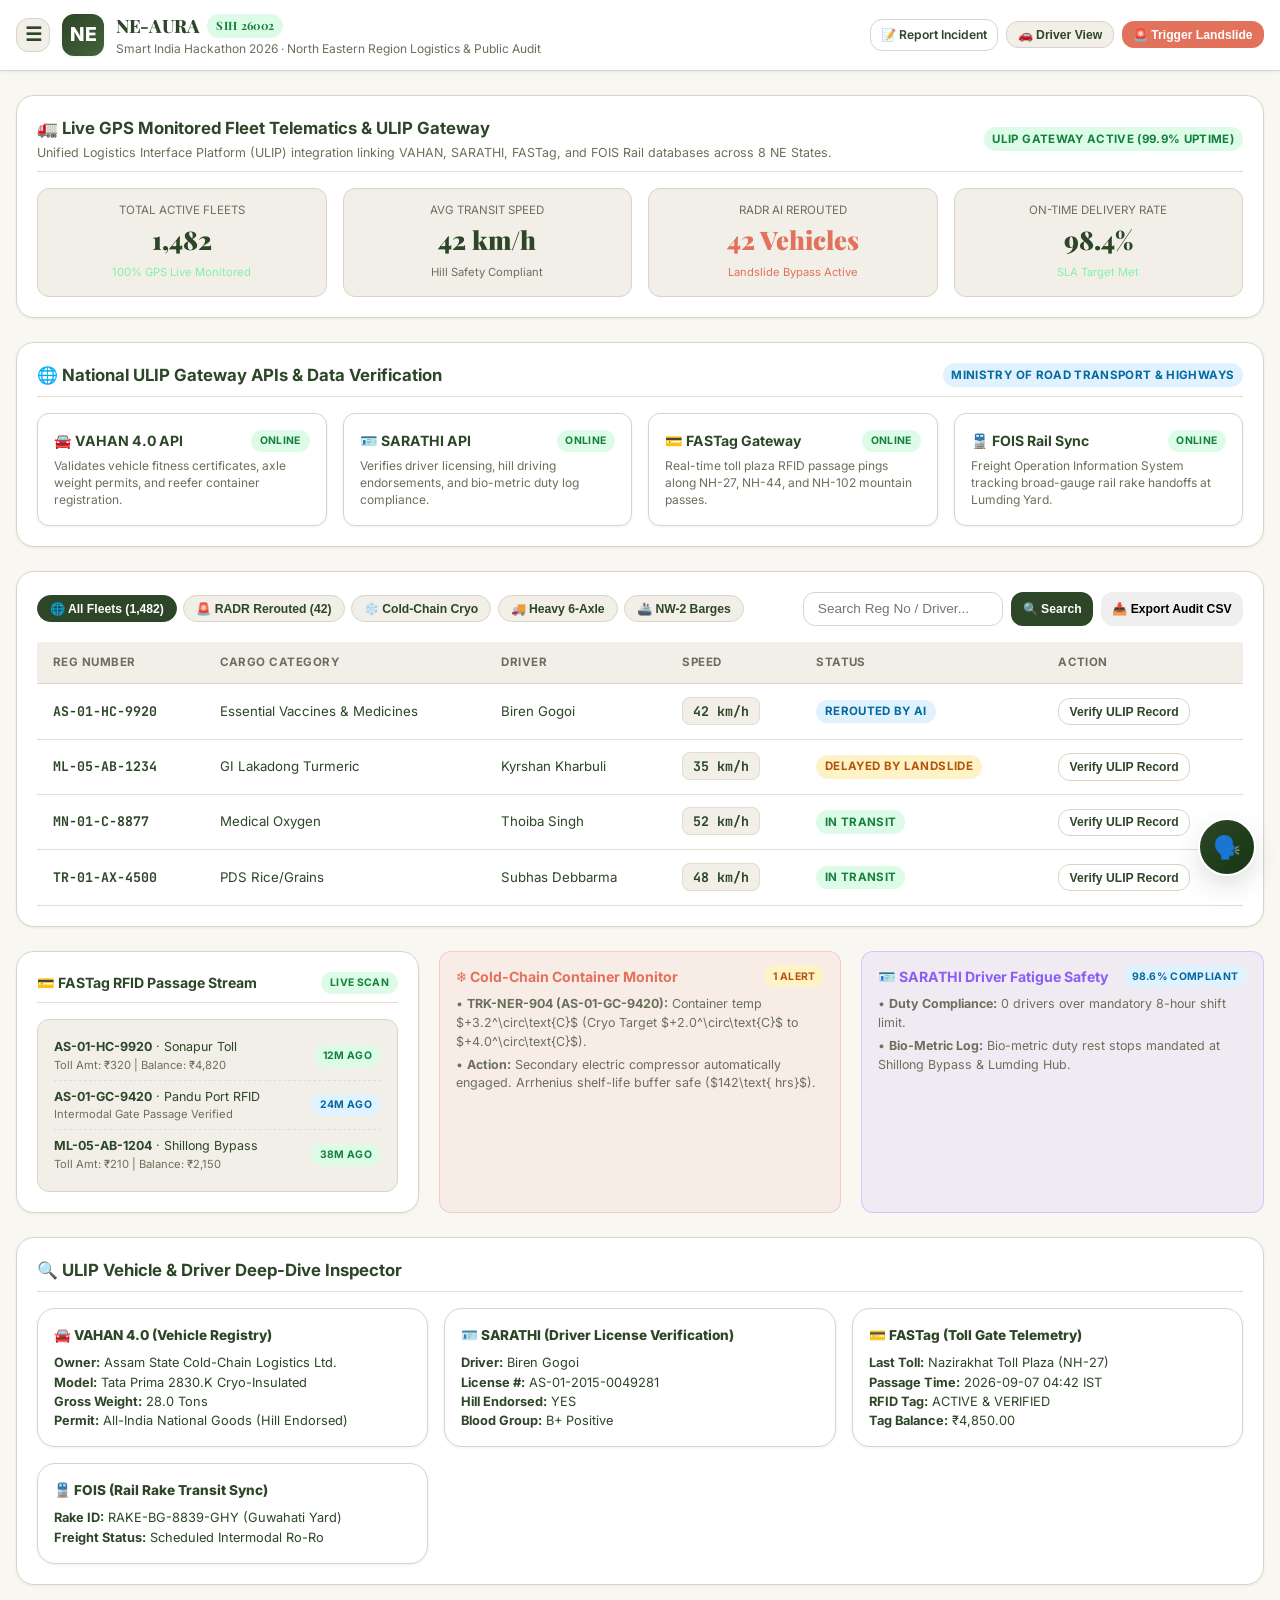
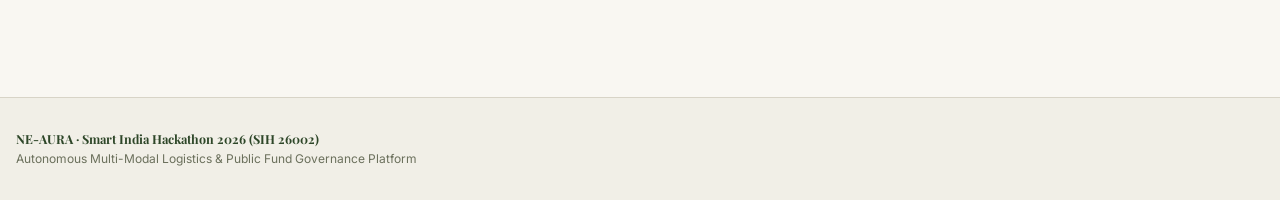
<file: frontend/Live_fleet.html>
<!DOCTYPE html>
<html lang="en">
<head>
  <meta charset="UTF-8">
  <meta name="viewport" content="width=device-width, initial-scale=1.0">
  <title>NE-AURA: Live Fleet Telematics & ULIP · SIH 26002</title>
  
  <link rel="preconnect" href="https://fonts.googleapis.com">
  <link rel="preconnect" href="https://fonts.gstatic.com" crossorigin>
  <link href="https://fonts.googleapis.com/css2?family=Inter:wght@400;500;600;700;800&family=JetBrains+Mono:wght@500;700&family=Playfair+Display:wght@700;800&display=swap" rel="stylesheet">
  <link rel="stylesheet" href="./css/style.css">
  <link rel="stylesheet" href="./css/Live_fleet.css">
</head>
<body>

  <header class="top-nav">
    <div class="nav-container">
      <div style="display: flex; align-items: center; gap: 0.75rem;">
        <div class="three-dots-container">
          <button class="three-dots-btn" id="three-dots-btn" onclick="toggleThreeDotsMenu(event)" title="Navigation Menu">☰</button>
          <div class="three-dots-dropdown" id="three-dots-dropdown">
            <div class="dropdown-header">Navigation Modules</div>
            <a href="index.html" class="dropdown-item">📊 Executive Dashboard</a>
            <a href="Gis_map.html" class="dropdown-item">🗺️ GIS Map</a>
            <a href="AI_Route_Optimizer.html" class="dropdown-item">🧠 AI Route Optimizer</a>
            <a href="Live_fleet.html" class="dropdown-item active">🚛 Live Fleet & ULIP</a>
            <a href="supply_chain.html" class="dropdown-item">🌾 Supply Chain & Spoilage</a>
            <a href="Public_fund.html" class="dropdown-item">🏛️ Public Fund Governance</a>
            <div class="dropdown-header">Services & Account</div>
            <a href="About_us.html" class="dropdown-item">ℹ️ About Us & Services</a>
            <a href="resource.html" class="dropdown-item">📑 Resources & Open Data</a>
            <a href="SOS.html" class="dropdown-item">📞 SOS</a>
            <a href="Profile.html" class="dropdown-item">👤 Profile</a>
            <a href="Setting.html" class="dropdown-item">⚙️ Setting</a>
          </div>
        </div>

        <div class="brand-title">
          <div class="brand-logo">NE</div>
          <div class="brand-text">
            <h1 class="serif-font">NE-AURA <span class="badge badge-success">SIH 26002</span></h1>
            <p>Smart India Hackathon 2026 · North Eastern Region Logistics & Public Audit</p>
          </div>
        </div>
      </div>

      <div class="nav-actions">
        <a href="Report_field_incident.html" class="btn btn-outline btn-sm">📝 Report Incident</a>
        <button class="btn btn-secondary btn-sm" onclick="openDriverModal()">🚗 Driver View</button>
        <button class="btn btn-danger btn-sm" onclick="toggleLandslideSimulation()">🚨 Trigger Landslide</button>
      </div>
    </div>
  </header>

  <main class="main-wrapper">
    <section class="tab-pane active">

      <!-- Live Telematics KPI Header Strip -->
      <div class="glass-card" style="margin-bottom: 1.5rem;">
        <div class="card-header-title">
          <div>
            <h2>🚛 Live GPS Monitored Fleet Telematics & ULIP Gateway</h2>
            <p style="font-size: 0.78rem; color: var(--text-muted); margin-top: 0.2rem;">
              Unified Logistics Interface Platform (ULIP) integration linking VAHAN, SARATHI, FASTag, and FOIS Rail databases across 8 NE States.
            </p>
          </div>
          <span class="badge badge-success">ULIP Gateway Active (99.9% Uptime)</span>
        </div>

        <div class="grid-4" style="margin-top: 1rem;">
          <div class="fleet-kpi-card">
            <div style="font-size: 0.72rem; text-transform: uppercase; color: var(--text-muted);">Total Active Fleets</div>
            <div style="font-size: 1.6rem; font-weight: 900; color: var(--accent-forest);" class="serif-font">1,482</div>
            <span style="font-size: 0.7rem; color: #86efac;">100% GPS Live Monitored</span>
          </div>

          <div class="fleet-kpi-card">
            <div style="font-size: 0.72rem; text-transform: uppercase; color: var(--text-muted);">Avg Transit Speed</div>
            <div style="font-size: 1.6rem; font-weight: 900; color: var(--text-primary);" class="serif-font">42 km/h</div>
            <span style="font-size: 0.7rem; color: var(--text-muted);">Hill Safety Compliant</span>
          </div>

          <div class="fleet-kpi-card">
            <div style="font-size: 0.72rem; text-transform: uppercase; color: var(--text-muted);">RADR AI Rerouted</div>
            <div style="font-size: 1.6rem; font-weight: 900; color: var(--accent-terracotta);" class="serif-font">42 Vehicles</div>
            <span style="font-size: 0.7rem; color: var(--accent-terracotta);">Landslide Bypass Active</span>
          </div>

          <div class="fleet-kpi-card">
            <div style="font-size: 0.72rem; text-transform: uppercase; color: var(--text-muted);">On-Time Delivery Rate</div>
            <div style="font-size: 1.6rem; font-weight: 900; color: var(--accent-forest);" class="serif-font">98.4%</div>
            <span style="font-size: 0.7rem; color: #86efac;">SLA Target Met</span>
          </div>
        </div>
      </div>

      <!-- ULIP 4-Gateway Live API Status Cards -->
      <div class="glass-card" style="margin-bottom: 1.5rem;">
        <div class="card-header-title">
          <h3>🌐 National ULIP Gateway APIs & Data Verification</h3>
          <span class="badge badge-info">Ministry of Road Transport & Highways</span>
        </div>

        <div class="grid-4" style="margin-top: 1rem;">
          <div class="ulip-gateway-card">
            <div style="display: flex; justify-content: space-between; align-items: center; margin-bottom: 0.4rem;">
              <strong style="font-size: 0.88rem; color: var(--accent-forest);">🚘 VAHAN 4.0 API</strong>
              <span class="badge badge-success" style="font-size: 0.65rem;">ONLINE</span>
            </div>
            <p style="font-size: 0.75rem; color: var(--text-muted); line-height: 1.4;">
              Validates vehicle fitness certificates, axle weight permits, and reefer container registration.
            </p>
          </div>

          <div class="ulip-gateway-card">
            <div style="display: flex; justify-content: space-between; align-items: center; margin-bottom: 0.4rem;">
              <strong style="font-size: 0.88rem; color: var(--accent-forest);">🪪 SARATHI API</strong>
              <span class="badge badge-success" style="font-size: 0.65rem;">ONLINE</span>
            </div>
            <p style="font-size: 0.75rem; color: var(--text-muted); line-height: 1.4;">
              Verifies driver licensing, hill driving endorsements, and bio-metric duty log compliance.
            </p>
          </div>

          <div class="ulip-gateway-card">
            <div style="display: flex; justify-content: space-between; align-items: center; margin-bottom: 0.4rem;">
              <strong style="font-size: 0.88rem; color: var(--accent-forest);">💳 FASTag Gateway</strong>
              <span class="badge badge-success" style="font-size: 0.65rem;">ONLINE</span>
            </div>
            <p style="font-size: 0.75rem; color: var(--text-muted); line-height: 1.4;">
              Real-time toll plaza RFID passage pings along NH-27, NH-44, and NH-102 mountain passes.
            </p>
          </div>

          <div class="ulip-gateway-card">
            <div style="display: flex; justify-content: space-between; align-items: center; margin-bottom: 0.4rem;">
              <strong style="font-size: 0.88rem; color: var(--accent-forest);">🚆 FOIS Rail Sync</strong>
              <span class="badge badge-success" style="font-size: 0.65rem;">ONLINE</span>
            </div>
            <p style="font-size: 0.75rem; color: var(--text-muted); line-height: 1.4;">
              Freight Operation Information System tracking broad-gauge rail rake handoffs at Lumding Yard.
            </p>
          </div>
        </div>
      </div>

      <!-- Fleet Telematics Table & Search Filter Toolbar -->
      <div class="glass-card">
        <div style="display: flex; justify-content: space-between; align-items: center; flex-wrap: wrap; gap: 1rem; margin-bottom: 1rem;">
          <div style="display: flex; gap: 0.4rem; flex-wrap: wrap;">
            <button class="fleet-filter-chip active" onclick="filterFleetTable('all', event)">🌐 All Fleets (1,482)</button>
            <button class="fleet-filter-chip" onclick="filterFleetTable('rerouted', event)">🚨 RADR Rerouted (42)</button>
            <button class="fleet-filter-chip" onclick="filterFleetTable('cryo', event)">❄️ Cold-Chain Cryo</button>
            <button class="fleet-filter-chip" onclick="filterFleetTable('heavy', event)">🚚 Heavy 6-Axle</button>
            <button class="fleet-filter-chip" onclick="filterFleetTable('barge', event)">🚢 NW-2 Barges</button>
          </div>

          <div style="display: flex; gap: 0.5rem;">
            <input type="text" id="fleetSearchInput" class="form-control" placeholder="Search Reg No / Driver..." style="width: 200px;" onkeyup="searchFleetTable()">
            <button class="btn btn-primary btn-sm" onclick="searchFleetTable()">🔍 Search</button>
            <button class="btn btn-success btn-sm" onclick="downloadFleetAuditCSV()">📥 Export Audit CSV</button>
          </div>
        </div>

        <div class="table-responsive">
          <table class="custom-table">
            <thead>
              <tr>
                <th>Reg Number</th>
                <th>Cargo Category</th>
                <th>Driver</th>
                <th>Speed</th>
                <th>Status</th>
                <th>Action</th>
              </tr>
            </thead>
            <tbody id="fleet-table-body">
              <!-- Rendered via script.js / Live_fleet.js -->
            </tbody>
          </table>
        </div>
      </div>

      <!-- Real-Time Telemetry & Safety Widgets Grid -->
      <div class="grid-3" style="margin-top: 1.5rem;">
        <!-- FASTag Toll Scan Stream -->
        <div class="glass-card">
          <div class="card-header-title">
            <strong style="color: var(--accent-forest); font-size: 0.88rem;">💳 FASTag RFID Passage Stream</strong>
            <span class="badge badge-success" style="font-size: 0.65rem;">LIVE SCAN</span>
          </div>
          <div class="fastag-stream-box">
            <div class="fastag-scan-item">
              <div>
                <strong>AS-01-HC-9920</strong> · Sonapur Toll
                <div style="font-size: 0.7rem; color: var(--text-muted);">Toll Amt: ₹320 | Balance: ₹4,820</div>
              </div>
              <span class="badge badge-success" style="font-size: 0.65rem;">12m ago</span>
            </div>

            <div class="fastag-scan-item">
              <div>
                <strong>AS-01-GC-9420</strong> · Pandu Port RFID
                <div style="font-size: 0.7rem; color: var(--text-muted);">Intermodal Gate Passage Verified</div>
              </div>
              <span class="badge badge-info" style="font-size: 0.65rem;">24m ago</span>
            </div>

            <div class="fastag-scan-item">
              <div>
                <strong>ML-05-AB-1204</strong> · Shillong Bypass
                <div style="font-size: 0.7rem; color: var(--text-muted);">Toll Amt: ₹210 | Balance: ₹2,150</div>
              </div>
              <span class="badge badge-success" style="font-size: 0.65rem;">38m ago</span>
            </div>
          </div>
        </div>

        <!-- Reefer Cold-Chain Temp Alert Box -->
        <div class="reefer-alert-card">
          <div style="display: flex; justify-content: space-between; align-items: center; margin-bottom: 0.5rem;">
            <strong style="color: var(--accent-terracotta); font-size: 0.88rem;">❄️ Cold-Chain Container Monitor</strong>
            <span class="badge badge-warning" style="font-size: 0.65rem;">1 Alert</span>
          </div>
          <div style="font-size: 0.78rem; color: var(--text-muted); line-height: 1.5;">
            <div>• <strong>TRK-NER-904 (AS-01-GC-9420):</strong> Container temp $+3.2^\circ\text{C}$ (Cryo Target $+2.0^\circ\text{C}$ to $+4.0^\circ\text{C}$).</div>
            <div style="margin-top: 0.25rem;">• <strong>Action:</strong> Secondary electric compressor automatically engaged. Arrhenius shelf-life buffer safe ($142\text{ hrs}$).</div>
          </div>
        </div>

        <!-- Driver Fatigue & Duty Safety Widget -->
        <div class="fatigue-safety-box">
          <div style="display: flex; justify-content: space-between; align-items: center; margin-bottom: 0.5rem;">
            <strong style="color: var(--accent-violet); font-size: 0.88rem;">🪪 SARATHI Driver Fatigue Safety</strong>
            <span class="badge badge-info" style="font-size: 0.65rem;">98.6% Compliant</span>
          </div>
          <div style="font-size: 0.78rem; color: var(--text-muted); line-height: 1.5;">
            <div>• <strong>Duty Compliance:</strong> 0 drivers over mandatory 8-hour shift limit.</div>
            <div style="margin-top: 0.25rem;">• <strong>Bio-Metric Log:</strong> Bio-metric duty rest stops mandated at Shillong Bypass & Lumding Hub.</div>
          </div>
        </div>
      </div>

      <!-- ULIP Record Deep-Dive Display -->
      <div class="glass-card" style="margin-top: 1.5rem;">
        <div class="card-header-title">
          <h3>🔍 ULIP Vehicle & Driver Deep-Dive Inspector</h3>
        </div>
        <div id="ulip-record-display">
          <!-- Rendered via script.js / Live_fleet.js -->
        </div>
      </div>
    </section>
  </main>

  <!-- ULIP Vehicle Deep-Dive Modal -->
  <div id="ulip-detail-modal" class="modal-overlay">
    <div class="modal-container">
      <div class="modal-header">
        <h3>🔍 ULIP National Database Detailed Record</h3>
        <button class="modal-close-btn" onclick="closeUlipDetailModal()">&times;</button>
      </div>
      <div id="ulipModalBody" style="font-size: 0.85rem; line-height: 1.6;">
        <!-- Dynamically injected -->
      </div>
    </div>
  </div>

  <div id="driver-modal" class="modal-overlay">
    <div class="modal-container">
      <div class="modal-header">
        <h3>🚗 Driver Focus View HUD</h3>
        <button class="modal-close-btn" onclick="closeDriverModal()">&times;</button>
      </div>
      <div style="background: #121a12; color: #7bc96e; padding: 1.5rem; border-radius: var(--radius-lg); text-align: center;">
        <div style="font-size: 0.75rem; text-transform: uppercase; letter-spacing: 0.1em; color: #a3b19b;">Active Highway Navigation</div>
        <div style="font-size: 1.8rem; font-weight: 800; margin: 0.5rem 0;">NH-27 Sonapur Bypass</div>
        <div style="font-size: 1.1rem; color: #fff; font-weight: 700;">In 1.4 km: Turn Right for NW-2 River Barge Terminal</div>
      </div>
    </div>
  </div>

  <div id="incident-modal" class="modal-overlay">
    <div class="modal-container">
      <div class="modal-header">
        <h3>📝 Report Field Incident (Delta-CRDT Offline Sync)</h3>
        <button class="modal-close-btn" onclick="closeIncidentModal()">&times;</button>
      </div>
      <form onsubmit="submitIncidentReport(event)">
        <div class="form-group">
          <label class="form-label">Category</label>
          <select id="inc-category" class="form-select">
            <option value="Landslide">Landslide / Mudslide</option>
            <option value="Monsoon Flood">Monsoon Flash Flood</option>
            <option value="Bridge Degradation">Bridge Shear Defect</option>
          </select>
        </div>
        <div class="form-group">
          <label class="form-label">Highway / Corridor</label>
          <input type="text" id="inc-highway" class="form-control" value="NH-27 Sonapur Pass" required>
        </div>
        <div class="form-group">
          <label class="form-label">Field Notes</label>
          <textarea id="inc-notes" class="form-control" rows="3" required>Slope failure observed at KM 141. BRO equipment required.</textarea>
        </div>
        <button class="btn btn-primary" style="width: 100%;">Submit Field Report</button>
      </form>
    </div>
  </div>

  <button class="voice-widget-btn" onclick="toggleVoiceWidget()" title="Bhashini Voice Assistant">🗣️</button>
  <div id="voice-assistant-panel" class="voice-assistant-panel">
    <div style="display: flex; justify-content: space-between; align-items: center; margin-bottom: 0.5rem;">
      <strong style="font-size: 0.9rem; color: var(--accent-forest);">🗣️ Bhashini Voice Assistant</strong>
      <span class="badge badge-info">10 Languages</span>
    </div>
    <p style="font-size: 0.78rem; color: var(--text-muted); margin-bottom: 0.75rem;">Speak or type queries in English, Hindi, Assamese, Manipuri, Mizo, Bengali, etc.</p>
    <div class="form-group">
      <input type="text" class="form-control" placeholder="Ask: 'Show active landslides'..." onkeydown="if(event.key==='Enter'){ showToast('Bhashini Query: Finding active landslides...'); toggleVoiceWidget(); }">
    </div>
  </div>

  <div id="live-toast" class="live-toast" style="display: none;">
    <div class="toast-ping"></div>
    <div style="font-size: 0.8rem;">
      <strong style="display: block; font-size: 0.7rem; text-transform: uppercase; color: var(--accent-forest);">Live Alert</strong>
      <span id="toast-msg">Notification message</span>
    </div>
  </div>

  <footer class="app-footer">
    <div class="footer-content">
      <div>
        <strong style="color: var(--text-primary);" class="serif-font">NE-AURA · Smart India Hackathon 2026 (SIH 26002)</strong>
        <p style="font-size: 0.75rem;">Autonomous Multi-Modal Logistics & Public Fund Governance Platform</p>
      </div>
    </div>
  </footer>

  <script src="./js/script.js"></script>
  <script src="./js/Live_fleet.js"></script>
</body>
</html>
</file>
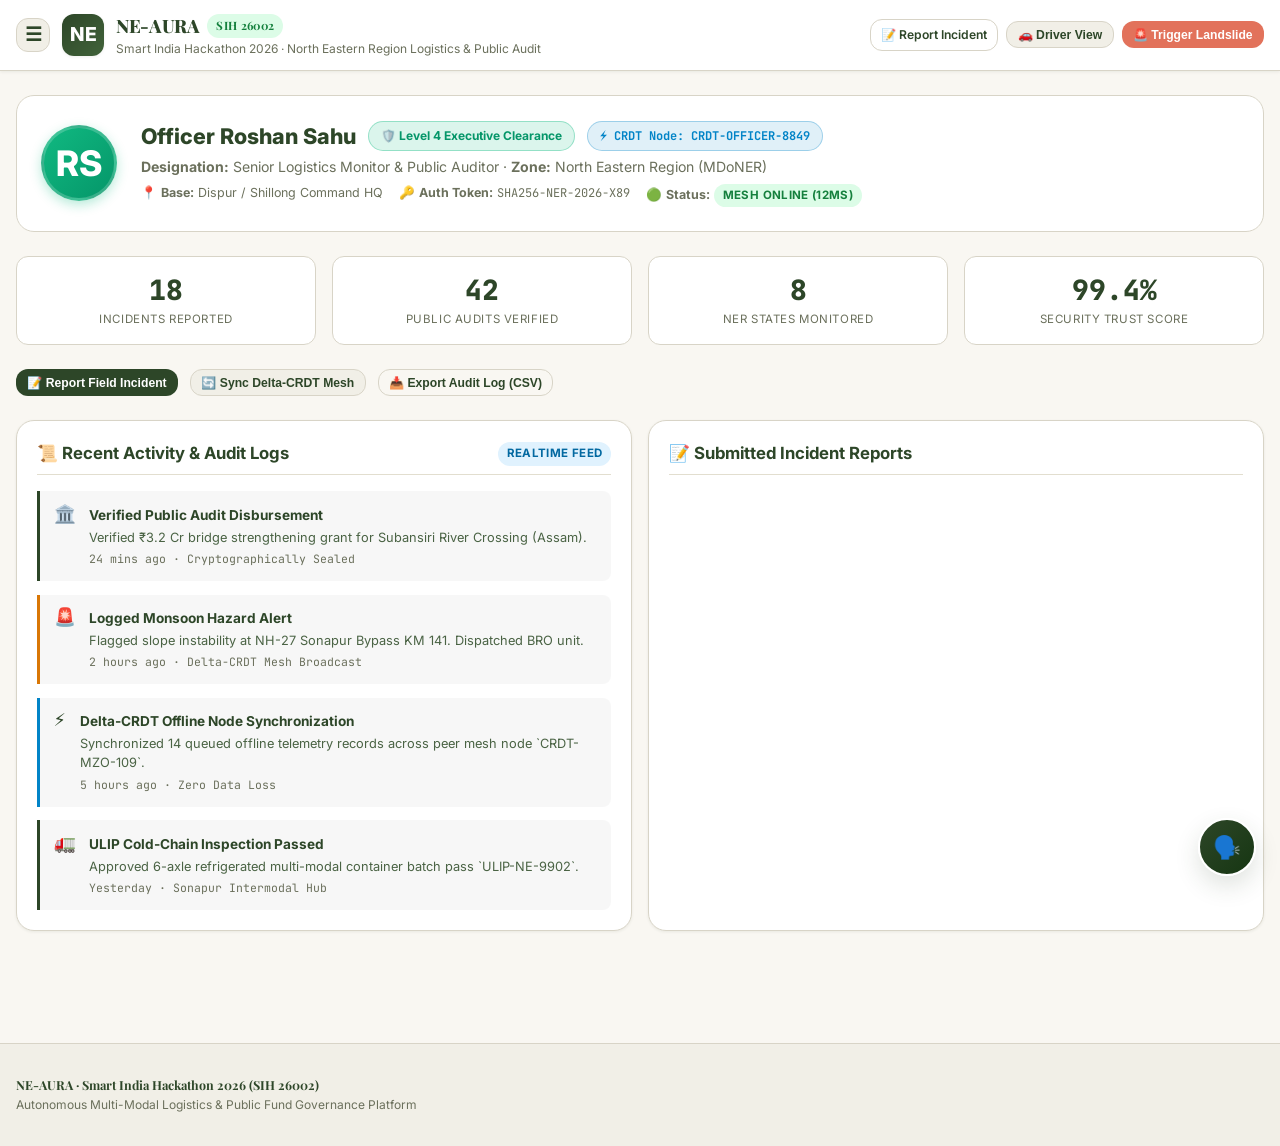
<file: frontend/Profile.html>
<!DOCTYPE html>
<html lang="en">
<head>
  <meta charset="UTF-8">
  <meta name="viewport" content="width=device-width, initial-scale=1.0">
  <title>NE-AURA: Officer Profile · SIH 26002</title>
  
  <link rel="preconnect" href="https://fonts.googleapis.com">
  <link rel="preconnect" href="https://fonts.gstatic.com" crossorigin>
  <link href="https://fonts.googleapis.com/css2?family=Inter:wght@400;500;600;700;800&family=JetBrains+Mono:wght@500;700&family=Playfair+Display:wght@700;800&display=swap" rel="stylesheet">
  <link rel="stylesheet" href="./css/style.css">
  <link rel="stylesheet" href="./css/Profile.css">
</head>
<body>

  <header class="top-nav">
    <div class="nav-container">
      <div style="display: flex; align-items: center; gap: 0.75rem;">
        <div class="three-dots-container">
          <button class="three-dots-btn" id="three-dots-btn" onclick="toggleThreeDotsMenu(event)" title="Navigation Menu">☰</button>
          <div class="three-dots-dropdown" id="three-dots-dropdown">
            <div class="dropdown-header">Navigation Modules</div>
            <a href="index.html" class="dropdown-item">📊 Executive Dashboard</a>
            <a href="Gis_map.html" class="dropdown-item">🗺️ GIS Map</a>
            <a href="AI_Route_Optimizer.html" class="dropdown-item">🧠 AI Route Optimizer</a>
            <a href="Live_fleet.html" class="dropdown-item">🚛 Live Fleet & ULIP</a>
            <a href="supply_chain.html" class="dropdown-item">🌾 Supply Chain & Spoilage</a>
            <a href="Public_fund.html" class="dropdown-item">🏛️ Public Fund Governance</a>
            <div class="dropdown-header">Services & Account</div>
            <a href="About_us.html" class="dropdown-item">ℹ️ About Us & Services</a>
            <a href="resource.html" class="dropdown-item">📑 Resources & Open Data</a>
            <a href="SOS.html" class="dropdown-item">📞 SOS</a>
            <a href="Profile.html" class="dropdown-item active">👤 Profile</a>
            <a href="Setting.html" class="dropdown-item">⚙️ Setting</a>
          </div>
        </div>

        <div class="brand-title">
          <div class="brand-logo">NE</div>
          <div class="brand-text">
            <h1 class="serif-font">NE-AURA <span class="badge badge-success">SIH 26002</span></h1>
            <p>Smart India Hackathon 2026 · North Eastern Region Logistics & Public Audit</p>
          </div>
        </div>
      </div>

      <div class="nav-actions">
        <a href="Report_field_incident.html" class="btn btn-outline btn-sm">📝 Report Incident</a>
        <button class="btn btn-secondary btn-sm" onclick="openDriverModal()">🚗 Driver View</button>
        <button class="btn btn-danger btn-sm" onclick="toggleLandslideSimulation()">🚨 Trigger Landslide</button>
      </div>
    </div>
  </header>

  <main class="main-wrapper">
    <section class="tab-pane active">
      <!-- Officer Security Badge Card -->
      <div class="profile-header-card">
        <div class="profile-avatar-circle">RS</div>
        <div style="flex: 1;">
          <div style="display: flex; align-items: center; gap: 0.75rem; flex-wrap: wrap; margin-bottom: 0.25rem;">
            <h2 style="font-size: 1.35rem; font-weight: 800; margin: 0;">Officer Roshan Sahu</h2>
            <span class="clearance-level-badge">🛡️ Level 4 Executive Clearance</span>
            <span class="crdt-node-badge">⚡ CRDT Node: CRDT-OFFICER-8849</span>
          </div>
          <p style="font-size: 0.88rem; color: var(--text-muted); margin-bottom: 0.4rem;">
            <strong>Designation:</strong> Senior Logistics Monitor & Public Auditor · <strong>Zone:</strong> North Eastern Region (MDoNER)
          </p>
          <div style="display: flex; gap: 1rem; font-size: 0.78rem; color: var(--text-muted); flex-wrap: wrap;">
            <span>📍 <strong>Base:</strong> Dispur / Shillong Command HQ</span>
            <span>🔑 <strong>Auth Token:</strong> <code style="font-family: 'JetBrains Mono', monospace; font-size: 0.75rem;">SHA256-NER-2026-X89</code></span>
            <span>🟢 <strong>Status:</strong> <span class="badge badge-success">Mesh Online (12ms)</span></span>
          </div>
        </div>
      </div>

      <!-- Officer Performance KPI Grid -->
      <div class="officer-kpi-grid">
        <div class="officer-kpi-card">
          <div class="officer-kpi-val">18</div>
          <div class="officer-kpi-lbl">Incidents Reported</div>
        </div>
        <div class="officer-kpi-card">
          <div class="officer-kpi-val">42</div>
          <div class="officer-kpi-lbl">Public Audits Verified</div>
        </div>
        <div class="officer-kpi-card">
          <div class="officer-kpi-val">8</div>
          <div class="officer-kpi-lbl">NER States Monitored</div>
        </div>
        <div class="officer-kpi-card">
          <div class="officer-kpi-val">99.4%</div>
          <div class="officer-kpi-lbl">Security Trust Score</div>
        </div>
      </div>

      <!-- Quick Action Toolbar -->
      <div class="profile-action-bar">
        <button class="btn btn-primary btn-sm" onclick="openIncidentModal()">📝 Report Field Incident</button>
        <button class="btn btn-secondary btn-sm" onclick="syncCrdtMesh()">🔄 Sync Delta-CRDT Mesh</button>
        <button class="btn btn-outline btn-sm" onclick="downloadOfficerAuditLog()">📥 Export Audit Log (CSV)</button>
      </div>

      <div class="grid-2">
        <!-- Recent Activity & Audit Feed -->
        <div class="glass-card">
          <div class="card-header-title" style="display: flex; justify-content: space-between; align-items: center;">
            <h3>📜 Recent Activity & Audit Logs</h3>
            <span class="badge badge-info">Realtime Feed</span>
          </div>
          <div class="activity-timeline-list">
            <div class="activity-item">
              <div class="activity-icon">🏛️</div>
              <div class="activity-details">
                <strong>Verified Public Audit Disbursement</strong>
                <p style="margin: 0.15rem 0 0; font-size: 0.8rem; color: var(--text-secondary);">Verified ₹3.2 Cr bridge strengthening grant for Subansiri River Crossing (Assam).</p>
                <div class="activity-time">24 mins ago · Cryptographically Sealed</div>
              </div>
            </div>
            <div class="activity-item" style="border-left-color: var(--accent-amber, #f59e0b);">
              <div class="activity-icon">🚨</div>
              <div class="activity-details">
                <strong>Logged Monsoon Hazard Alert</strong>
                <p style="margin: 0.15rem 0 0; font-size: 0.8rem; color: var(--text-secondary);">Flagged slope instability at NH-27 Sonapur Bypass KM 141. Dispatched BRO unit.</p>
                <div class="activity-time">2 hours ago · Delta-CRDT Mesh Broadcast</div>
              </div>
            </div>
            <div class="activity-item" style="border-left-color: var(--accent-sky, #0284c7);">
              <div class="activity-icon">⚡</div>
              <div class="activity-details">
                <strong>Delta-CRDT Offline Node Synchronization</strong>
                <p style="margin: 0.15rem 0 0; font-size: 0.8rem; color: var(--text-secondary);">Synchronized 14 queued offline telemetry records across peer mesh node `CRDT-MZO-109`.</p>
                <div class="activity-time">5 hours ago · Zero Data Loss</div>
              </div>
            </div>
            <div class="activity-item">
              <div class="activity-icon">🚛</div>
              <div class="activity-details">
                <strong>ULIP Cold-Chain Inspection Passed</strong>
                <p style="margin: 0.15rem 0 0; font-size: 0.8rem; color: var(--text-secondary);">Approved 6-axle refrigerated multi-modal container batch pass `ULIP-NE-9902`.</p>
                <div class="activity-time"> Yesterday · Sonapur Intermodal Hub</div>
              </div>
            </div>
          </div>
        </div>

        <!-- Submitted Incident Reports -->
        <div class="glass-card">
          <div class="card-header-title">
            <h3>📝 Submitted Incident Reports</h3>
          </div>
          <div id="incidents-list-container">
            <!-- Rendered via script.js -->
          </div>
        </div>
      </div>
    </section>
  </main>

  <div id="driver-modal" class="modal-overlay">
    <div class="modal-container">
      <div class="modal-header">
        <h3>🚗 Driver Focus View HUD</h3>
        <button class="modal-close-btn" onclick="closeDriverModal()">&times;</button>
      </div>
      <div style="background: #121a12; color: #7bc96e; padding: 1.5rem; border-radius: var(--radius-lg); text-align: center;">
        <div style="font-size: 0.75rem; text-transform: uppercase; letter-spacing: 0.1em; color: #a3b19b;">Active Highway Navigation</div>
        <div style="font-size: 1.8rem; font-weight: 800; margin: 0.5rem 0;">NH-27 Sonapur Bypass</div>
        <div style="font-size: 1.1rem; color: #fff; font-weight: 700;">In 1.4 km: Turn Right for NW-2 River Barge Terminal</div>
      </div>
    </div>
  </div>

  <div id="incident-modal" class="modal-overlay">
    <div class="modal-container">
      <div class="modal-header">
        <h3>📝 Report Field Incident (Delta-CRDT Offline Sync)</h3>
        <button class="modal-close-btn" onclick="closeIncidentModal()">&times;</button>
      </div>
      <form onsubmit="submitIncidentReport(event)">
        <div class="form-group">
          <label class="form-label">Category</label>
          <select id="inc-category" class="form-select">
            <option value="Landslide">Landslide / Mudslide</option>
            <option value="Monsoon Flood">Monsoon Flash Flood</option>
            <option value="Bridge Degradation">Bridge Shear Defect</option>
          </select>
        </div>
        <div class="form-group">
          <label class="form-label">Highway / Corridor</label>
          <input type="text" id="inc-highway" class="form-control" value="NH-27 Sonapur Pass" required>
        </div>
        <div class="form-group">
          <label class="form-label">Field Notes</label>
          <textarea id="inc-notes" class="form-control" rows="3" required>Slope failure observed at KM 141. BRO equipment required.</textarea>
        </div>
        <button class="btn btn-primary" style="width: 100%;">Submit Field Report</button>
      </form>
    </div>
  </div>

  <button class="voice-widget-btn" onclick="toggleVoiceWidget()" title="Bhashini Voice Assistant">🗣️</button>
  <div id="voice-assistant-panel" class="voice-assistant-panel">
    <div style="display: flex; justify-content: space-between; align-items: center; margin-bottom: 0.5rem;">
      <strong style="font-size: 0.9rem; color: var(--accent-forest);">🗣️ Bhashini Voice Assistant</strong>
      <span class="badge badge-info">10 Languages</span>
    </div>
    <p style="font-size: 0.78rem; color: var(--text-muted); margin-bottom: 0.75rem;">Speak or type queries in English, Hindi, Assamese, Manipuri, Mizo, Bengali, etc.</p>
    <div class="form-group">
      <input type="text" class="form-control" placeholder="Ask: 'Show active landslides'..." onkeydown="if(event.key==='Enter'){ showToast('Bhashini Query: Finding active landslides...'); toggleVoiceWidget(); }">
    </div>
  </div>

  <div id="live-toast" class="live-toast" style="display: none;">
    <div class="toast-ping"></div>
    <div style="font-size: 0.8rem;">
      <strong style="display: block; font-size: 0.7rem; text-transform: uppercase; color: var(--accent-forest);">Live Alert</strong>
      <span id="toast-msg">Notification message</span>
    </div>
  </div>

  <footer class="app-footer">
    <div class="footer-content">
      <div>
        <strong style="color: var(--text-primary);" class="serif-font">NE-AURA · Smart India Hackathon 2026 (SIH 26002)</strong>
        <p style="font-size: 0.75rem;">Autonomous Multi-Modal Logistics & Public Fund Governance Platform</p>
      </div>
    </div>
  </footer>

  <script src="./js/script.js"></script>
  <script src="./js/Profile.js"></script>
</body>
</html>
</file>
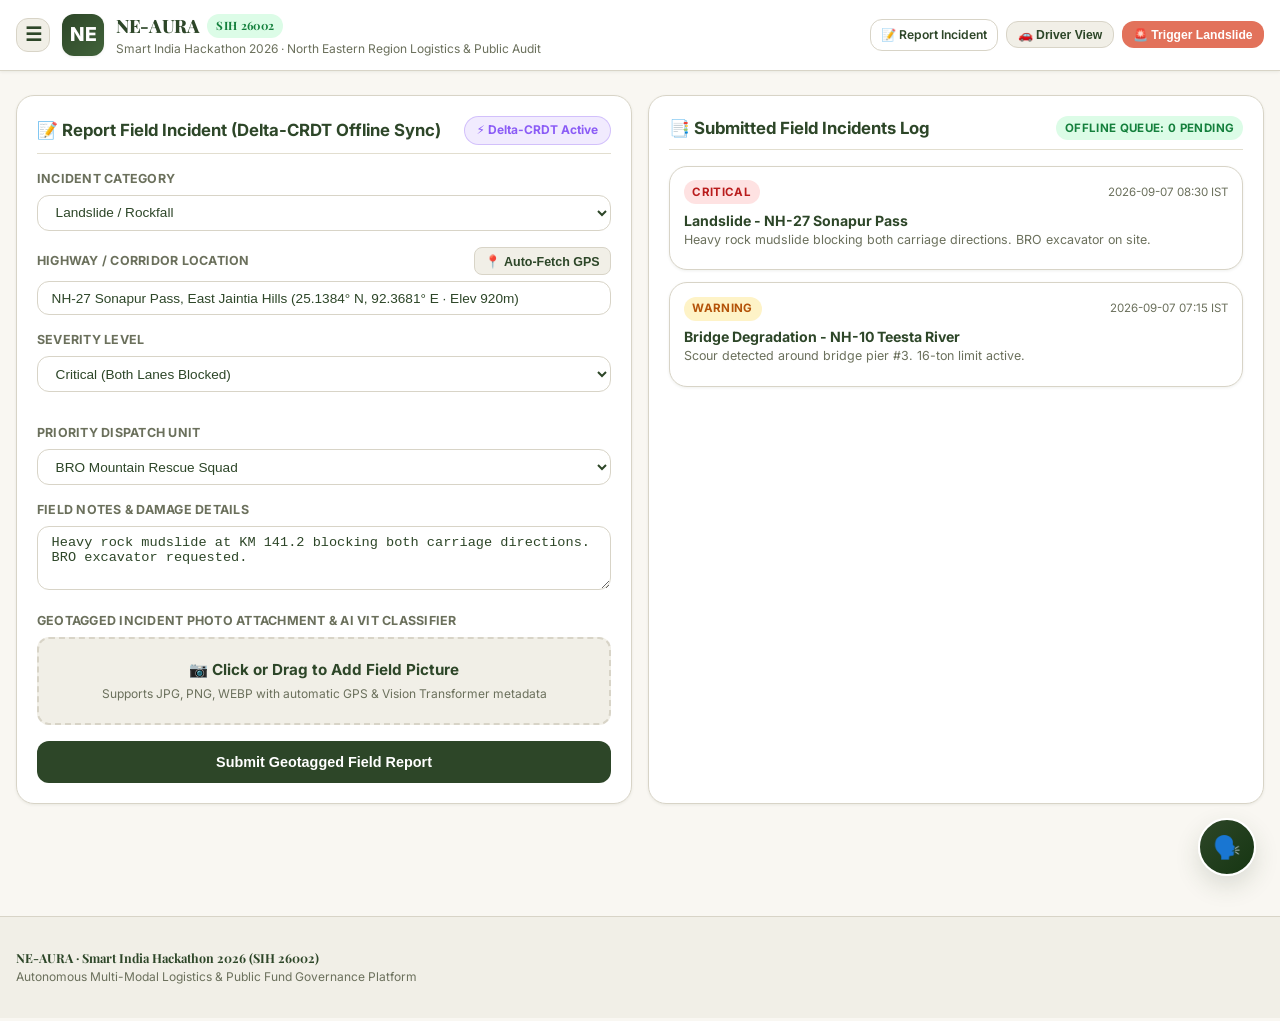
<file: frontend/Report_field_incident.html>
<!DOCTYPE html>
<html lang="en">
<head>
  <meta charset="UTF-8">
  <meta name="viewport" content="width=device-width, initial-scale=1.0">
  <title>NE-AURA: Report Field Incident · SIH 26002</title>
  
  <link rel="preconnect" href="https://fonts.googleapis.com">
  <link rel="preconnect" href="https://fonts.gstatic.com" crossorigin>
  <link href="https://fonts.googleapis.com/css2?family=Inter:wght@400;500;600;700;800&family=JetBrains+Mono:wght@500;700&family=Playfair+Display:wght@700;800&display=swap" rel="stylesheet">
  <link rel="stylesheet" href="./css/style.css">
  <link rel="stylesheet" href="./css/Report_field_incident.css">
</head>
<body>

  <!-- Top Navigation & Action Bar -->
  <header class="top-nav">
    <div class="nav-container">
      <div style="display: flex; align-items: center; gap: 0.75rem;">
        <div class="three-dots-container">
          <button class="three-dots-btn" id="three-dots-btn" onclick="toggleThreeDotsMenu(event)" title="Navigation Menu">☰</button>
          <div class="three-dots-dropdown" id="three-dots-dropdown">
            <div class="dropdown-header">Navigation Modules</div>
            <a href="index.html" class="dropdown-item">📊 Executive Dashboard</a>
            <a href="Gis_map.html" class="dropdown-item">🗺️ GIS Map</a>
            <a href="AI_Route_Optimizer.html" class="dropdown-item">🧠 AI Route Optimizer</a>
            <a href="Live_fleet.html" class="dropdown-item">🚛 Live Fleet & ULIP</a>
            <a href="supply_chain.html" class="dropdown-item">🌾 Supply Chain & Spoilage</a>
            <a href="Public_fund.html" class="dropdown-item">🏛️ Public Fund Governance</a>
            <div class="dropdown-header">Services & Account</div>
            <a href="About_us.html" class="dropdown-item">ℹ️ About Us & Services</a>
            <a href="resource.html" class="dropdown-item">📑 Resources & Open Data</a>
            <a href="SOS.html" class="dropdown-item">📞 SOS</a>
            <a href="Profile.html" class="dropdown-item">👤 Profile</a>
            <a href="Setting.html" class="dropdown-item">⚙️ Setting</a>
          </div>
        </div>

        <div class="brand-title">
          <div class="brand-logo">NE</div>
          <div class="brand-text">
            <h1 class="serif-font">NE-AURA <span class="badge badge-success">SIH 26002</span></h1>
            <p>Smart India Hackathon 2026 · North Eastern Region Logistics & Public Audit</p>
          </div>
        </div>
      </div>

      <div class="nav-actions">
        <a href="Report_field_incident.html" class="btn btn-outline btn-sm">📝 Report Incident</a>
        <button class="btn btn-secondary btn-sm" onclick="openDriverModal()">🚗 Driver View</button>
        <button class="btn btn-danger btn-sm" onclick="toggleLandslideSimulation()">🚨 Trigger Landslide</button>
      </div>
    </div>
  </header>

  <!-- Main Content Area -->
  <main class="main-wrapper">
    <section class="tab-pane active">
      

      <div class="grid-2">
        <div class="glass-card">
          <div class="card-header-title">
            <h3>📝 Report Field Incident (Delta-CRDT Offline Sync)</h3>
            <span class="crdt-sync-badge">⚡ Delta-CRDT Active</span>
          </div>
          <form onsubmit="submitIncidentReport(event)">
            <div class="form-group">
              <label class="form-label">Incident Category</label>
              <select id="inc-category" class="form-select">
                <option value="Landslide">Landslide / Rockfall</option>
                <option value="Monsoon Flood">Monsoon Flash Flood</option>
                <option value="Bridge Degradation">Bridge Shear Defect</option>
                <option value="Road Subsidence">Highway Subsidence / Collapse</option>
              </select>
            </div>
            
            <div class="form-group">
              <div style="display: flex; justify-content: space-between; align-items: center; margin-bottom: 0.35rem;">
                <label class="form-label" style="margin: 0;">Highway / Corridor Location</label>
                <button type="button" class="gps-fetch-btn" onclick="fetchGpsLocation()">📍 Auto-Fetch GPS</button>
              </div>
              <input type="text" id="inc-highway" class="form-control" value="NH-27 Sonapur Pass, East Jaintia Hills (25.1384° N, 92.3681° E · Elev 920m)" required>
            </div>

            <div class="grid-2">
              <div class="form-group">
                <label class="form-label">Severity Level</label>
                <select class="form-select">
                  <option value="Critical">Critical (Both Lanes Blocked)</option>
                  <option value="Warning">Warning (Single Lane Escort)</option>
                  <option value="Moderate">Moderate (Debris Clearing)</option>
                </select>
              </div>
              <div class="form-group">
                <label class="form-label">Priority Dispatch Unit</label>
                <select class="form-select">
                  <option value="BRO Rescue">BRO Mountain Rescue Squad</option>
                  <option value="NDMA Relief">NDMA Disaster Relief Taskforce</option>
                  <option value="Highway Patrol">Assam/Meghalaya Highway Patrol</option>
                  <option value="Reefer Escort">ULIP Reefer Cargo Escort</option>
                </select>
              </div>
            </div>

            <div class="form-group">
              <label class="form-label">Field Notes & Damage Details</label>
              <textarea id="inc-notes" class="form-control" rows="3" required>Heavy rock mudslide at KM 141.2 blocking both carriage directions. BRO excavator requested.</textarea>
            </div>

            <div class="form-group">
              <label class="form-label">Geotagged Incident Photo Attachment & AI ViT Classifier</label>
              <input type="file" id="inc-photo-input" accept="image/*" style="display: none;" onchange="handlePhotoSelect(event, 'photo-preview', 'photo-preview-box')">
              <div class="incident-file-dropzone" onclick="triggerPhotoUpload('inc-photo-input')">
                <div style="font-size: 0.95rem; font-weight: 700; color: var(--text-primary);">📷 Click or Drag to Add Field Picture</div>
                <div style="font-size: 0.75rem; color: var(--text-muted); margin-top: 0.2rem;">Supports JPG, PNG, WEBP with automatic GPS & Vision Transformer metadata</div>
                
                <div id="photo-preview-box" style="display: none; margin-top: 0.75rem;">
                  <img id="photo-preview" style="max-height: 150px; border-radius: var(--radius-md); border: 1px solid var(--border-color); display: none; margin: 0 auto 0.4rem;" alt="Field Preview">
                  
                  <div class="ai-hazard-box">
                    <strong style="color: var(--accent-forest); display: block; margin-bottom: 0.25rem;">🧠 ISRO ViT Image Hazard Classification</strong>
                    <div style="display: flex; justify-content: space-between; font-size: 0.78rem; margin-bottom: 0.2rem;">
                      <span>Landslide Confidence: <strong>92% (High)</strong></span>
                      <span>Debris Estimate: <strong>~420 Tonnes</strong></span>
                    </div>
                    <div style="font-size: 0.75rem; color: var(--accent-sky, #0284c7);">⚡ ST-GCN Advisory: Automated RADR Intermodal Bypass Triggered via NW-2 Waterway</div>
                  </div>
                </div>
              </div>
            </div>
            <button class="btn btn-primary" style="width: 100%; font-size: 0.9rem; padding: 0.75rem;">Submit Geotagged Field Report</button>
          </form>
        </div>

        <div class="glass-card">
          <div class="card-header-title">
            <h3>📑 Submitted Field Incidents Log</h3>
            <span class="badge badge-success">Offline Queue: 0 Pending</span>
          </div>
          <div id="incidents-list-container">
            <!-- Rendered via script.js -->
          </div>
        </div>
      </div>
    </section>
  </main>

  <!-- Driver Focus HUD Modal -->
  <div id="driver-modal" class="modal-overlay">
    <div class="modal-container">
      <div class="modal-header">
        <h3>🚗 Driver Focus View HUD</h3>
        <button class="modal-close-btn" onclick="closeDriverModal()">&times;</button>
      </div>
      <div style="background: #121a12; color: #7bc96e; padding: 1.5rem; border-radius: var(--radius-lg); text-align: center;">
        <div style="font-size: 0.75rem; text-transform: uppercase; letter-spacing: 0.1em; color: #a3b19b;">Active Highway Navigation</div>
        <div style="font-size: 1.8rem; font-weight: 800; margin: 0.5rem 0;">NH-27 Sonapur Bypass</div>
        <div style="font-size: 1.1rem; color: #fff; font-weight: 700;">In 1.4 km: Turn Right for NW-2 River Barge Terminal</div>
      </div>
    </div>
  </div>

  <!-- Incident Modal -->
  <div id="incident-modal" class="modal-overlay">
    <div class="modal-container">
      <div class="modal-header">
        <h3>📝 Report Field Incident (Delta-CRDT Offline Sync)</h3>
        <button class="modal-close-btn" onclick="closeIncidentModal()">&times;</button>
      </div>
      <form onsubmit="submitIncidentReport(event)">
        <div class="form-group">
          <label class="form-label">Category</label>
          <select id="inc-category" class="form-select">
            <option value="Landslide">Landslide / Mudslide</option>
            <option value="Monsoon Flood">Monsoon Flash Flood</option>
            <option value="Bridge Degradation">Bridge Shear Defect</option>
          </select>
        </div>
        <div class="form-group">
          <label class="form-label">Highway / Corridor</label>
          <input type="text" id="inc-highway" class="form-control" value="NH-27 Sonapur Pass" required>
        </div>
        <div class="form-group">
          <label class="form-label">Field Notes</label>
          <textarea id="inc-notes" class="form-control" rows="3" required>Slope failure observed at KM 141. BRO equipment required.</textarea>
        </div>
        <div class="form-group">
          <label class="form-label">Attach Field Photo</label>
          <input type="file" id="modal-photo-input" accept="image/*" style="display: none;" onchange="handlePhotoSelect(event, 'modal-photo-preview', 'modal-photo-preview-box')">
          <div class="incident-file-dropzone" onclick="triggerPhotoUpload('modal-photo-input')">
            <div style="font-size: 0.85rem; font-weight: 700;">📷 Click to Add Picture / Attach Photo</div>
            <div id="modal-photo-preview-box" style="display: none; margin-top: 0.5rem;">
              <img id="modal-photo-preview" style="max-height: 120px; border-radius: var(--radius-md); border: 1px solid var(--border-color); display: none; margin: 0 auto 0.4rem;" alt="Preview">
              <span class="badge badge-success">Photo Attached & GPS Geotagged</span>
            </div>
          </div>
        </div>
        <button class="btn btn-primary" style="width: 100%;">Submit Field Report</button>
      </form>
    </div>
  </div>

  <!-- Bhashini Assistant -->
  <button class="voice-widget-btn" onclick="toggleVoiceWidget()" title="Bhashini Voice Assistant">🗣️</button>
  <div id="voice-assistant-panel" class="voice-assistant-panel">
    <div style="display: flex; justify-content: space-between; align-items: center; margin-bottom: 0.5rem;">
      <strong style="font-size: 0.9rem; color: var(--accent-forest);">🗣️ Bhashini Voice Assistant</strong>
      <span class="badge badge-info">10 Languages</span>
    </div>
    <p style="font-size: 0.78rem; color: var(--text-muted); margin-bottom: 0.75rem;">Speak or type queries in English, Hindi, Assamese, Manipuri, Mizo, Bengali, etc.</p>
    <div class="form-group">
      <input type="text" class="form-control" placeholder="Ask: 'Show active landslides'..." onkeydown="if(event.key==='Enter'){ showToast('Bhashini Query: Finding active landslides...'); toggleVoiceWidget(); }">
    </div>
  </div>

  <!-- Live Toast -->
  <div id="live-toast" class="live-toast" style="display: none;">
    <div class="toast-ping"></div>
    <div style="font-size: 0.8rem;">
      <strong style="display: block; font-size: 0.7rem; text-transform: uppercase; color: var(--accent-forest);">Live Alert</strong>
      <span id="toast-msg">Notification message</span>
    </div>
  </div>

  <footer class="app-footer">
    <div class="footer-content">
      <div>
        <strong style="color: var(--text-primary);" class="serif-font">NE-AURA · Smart India Hackathon 2026 (SIH 26002)</strong>
        <p style="font-size: 0.75rem;">Autonomous Multi-Modal Logistics & Public Fund Governance Platform</p>
      </div>
    </div>
  </footer>

  <script src="./js/script.js"></script>
  <script src="./js/Report_field_incident.js"></script>
</body>
</html>
</file>
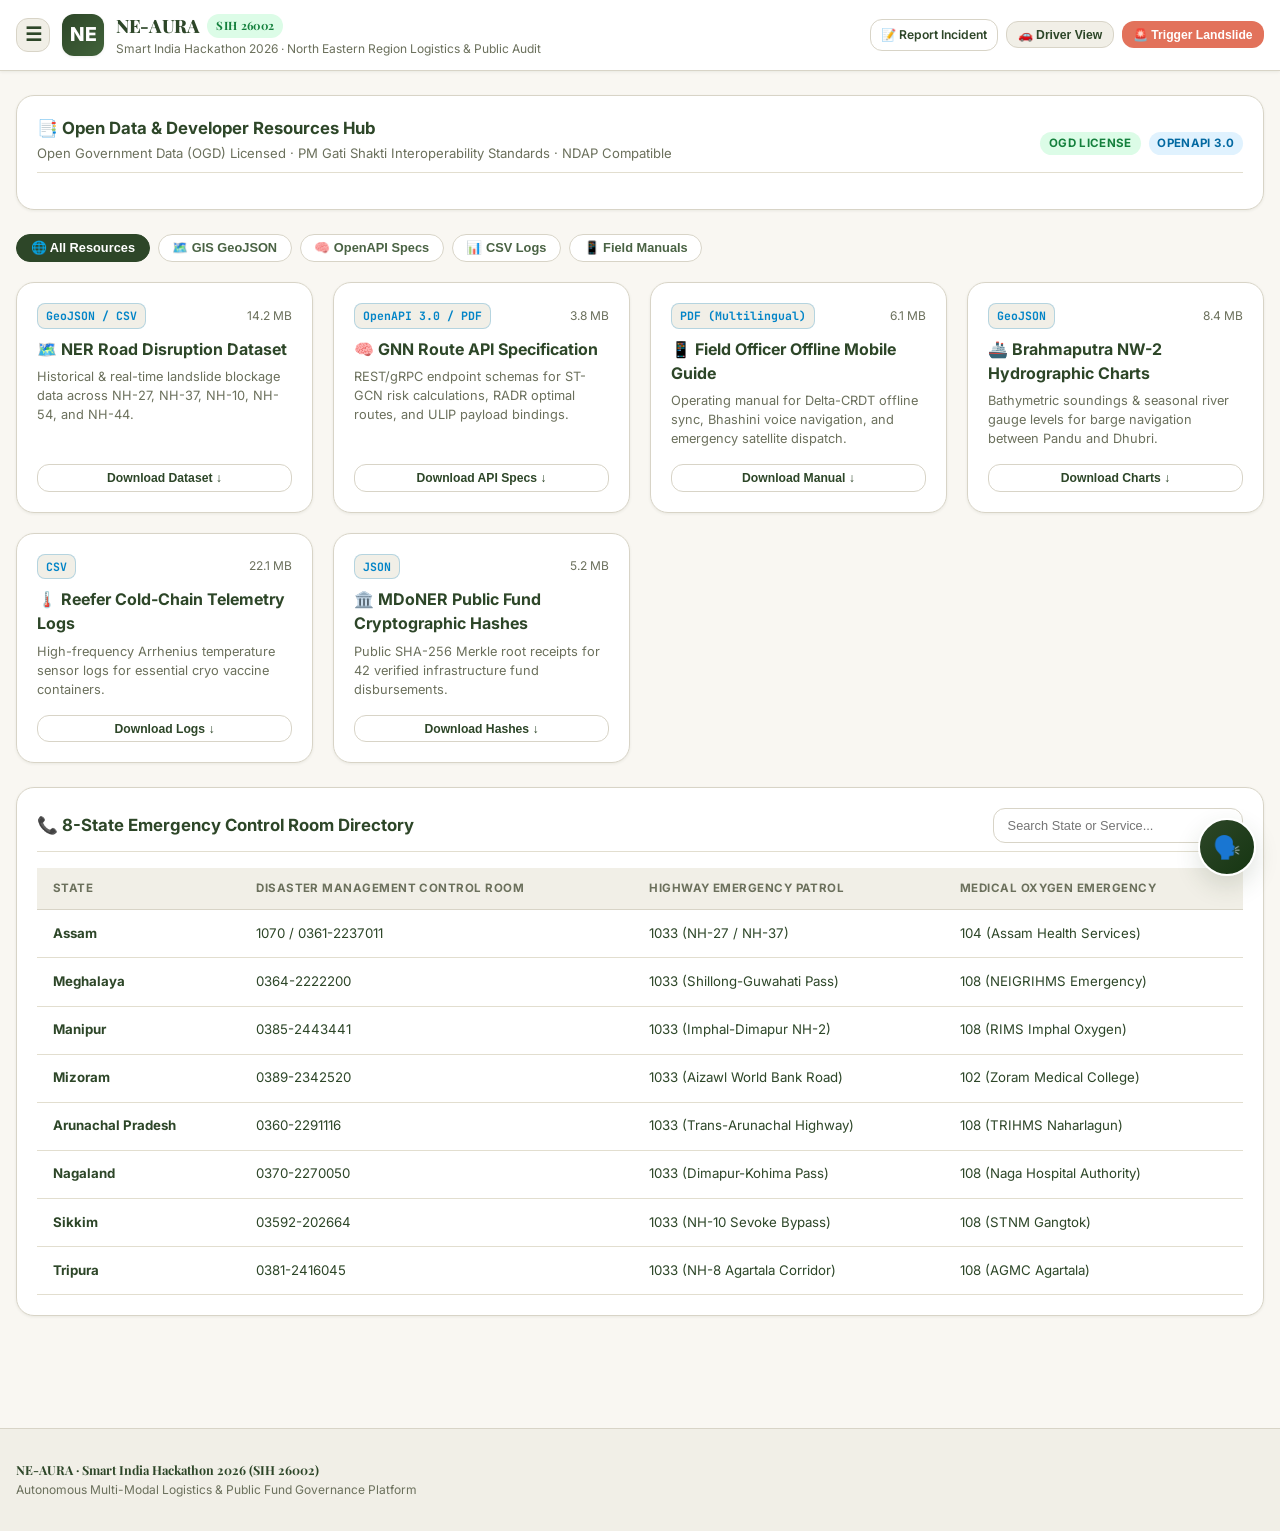
<file: frontend/resource.html>
<!DOCTYPE html>
<html lang="en">
<head>
  <meta charset="UTF-8">
  <meta name="viewport" content="width=device-width, initial-scale=1.0">
  <title>NE-AURA: Resources & Open Data Hub · SIH 26002</title>
  
  <link rel="preconnect" href="https://fonts.googleapis.com">
  <link rel="preconnect" href="https://fonts.gstatic.com" crossorigin>
  <link href="https://fonts.googleapis.com/css2?family=Inter:wght@400;500;600;700;800&family=JetBrains+Mono:wght@500;700&family=Playfair+Display:wght@700;800&display=swap" rel="stylesheet">
  <link rel="stylesheet" href="./css/style.css">
  <link rel="stylesheet" href="./css/resource.css">
</head>
<body>

  <header class="top-nav">
    <div class="nav-container">
      <div style="display: flex; align-items: center; gap: 0.75rem;">
        <div class="three-dots-container">
          <button class="three-dots-btn" id="three-dots-btn" onclick="toggleThreeDotsMenu(event)" title="Navigation Menu">☰</button>
          <div class="three-dots-dropdown" id="three-dots-dropdown">
            <div class="dropdown-header">Navigation Modules</div>
            <a href="index.html" class="dropdown-item">📊 Executive Dashboard</a>
            <a href="Gis_map.html" class="dropdown-item">🗺️ GIS Map</a>
            <a href="AI_Route_Optimizer.html" class="dropdown-item">🧠 AI Route Optimizer</a>
            <a href="Live_fleet.html" class="dropdown-item">🚛 Live Fleet & ULIP</a>
            <a href="supply_chain.html" class="dropdown-item">🌾 Supply Chain & Spoilage</a>
            <a href="Public_fund.html" class="dropdown-item">🏛️ Public Fund Governance</a>
            <div class="dropdown-header">Services & Account</div>
            <a href="About_us.html" class="dropdown-item">ℹ️ About Us & Services</a>
            <a href="resource.html" class="dropdown-item active">📑 Resources & Open Data</a>
            <a href="SOS.html" class="dropdown-item">📞 SOS</a>
            <a href="Profile.html" class="dropdown-item">👤 Profile</a>
            <a href="Setting.html" class="dropdown-item">⚙️ Setting</a>
          </div>
        </div>

        <div class="brand-title">
          <div class="brand-logo">NE</div>
          <div class="brand-text">
            <h1 class="serif-font">NE-AURA <span class="badge badge-success">SIH 26002</span></h1>
            <p>Smart India Hackathon 2026 · North Eastern Region Logistics & Public Audit</p>
          </div>
        </div>
      </div>

      <div class="nav-actions">
        <a href="Report_field_incident.html" class="btn btn-outline btn-sm">📝 Report Incident</a>
        <button class="btn btn-secondary btn-sm" onclick="openDriverModal()">🚗 Driver View</button>
        <button class="btn btn-danger btn-sm" onclick="toggleLandslideSimulation()">🚨 Trigger Landslide</button>
      </div>
    </div>
  </header>

  <main class="main-wrapper">
    <section class="tab-pane active">
      <!-- OGD & PM Gati Shakti Data Compliance Banner -->
      <div class="glass-card" style="margin-bottom: 1.5rem;">
        <div class="card-header-title" style="display: flex; justify-content: space-between; align-items: center; flex-wrap: wrap;">
          <div>
            <h2>📑 Open Data & Developer Resources Hub</h2>
            <p style="font-size: 0.82rem; color: var(--text-muted); margin: 0.2rem 0 0;">
              Open Government Data (OGD) Licensed · PM Gati Shakti Interoperability Standards · NDAP Compatible
            </p>
          </div>
          <div style="display: flex; gap: 0.5rem; margin-top: 0.5rem;">
            <span class="badge badge-success">OGD License</span>
            <span class="badge badge-info">OpenAPI 3.0</span>
          </div>
        </div>
      </div>

      <!-- Filter Chips for Datasets -->
      <div class="filter-chip-group">
        <button class="filter-chip-btn active" onclick="filterDatasets('all', this)">🌐 All Resources</button>
        <button class="filter-chip-btn" onclick="filterDatasets('geojson', this)">🗺️ GIS GeoJSON</button>
        <button class="filter-chip-btn" onclick="filterDatasets('openapi', this)">🧠 OpenAPI Specs</button>
        <button class="filter-chip-btn" onclick="filterDatasets('csv', this)">📊 CSV Logs</button>
        <button class="filter-chip-btn" onclick="filterDatasets('pdf', this)">📱 Field Manuals</button>
      </div>

      <!-- Open Datasets Catalog Grid -->
      <div class="resource-card-grid" id="dataset-cards-grid">
        <div class="resource-item-card" data-cat="geojson">
          <div>
            <div style="display: flex; justify-content: space-between; align-items: center; margin-bottom: 0.5rem;">
              <span class="file-format-badge">GeoJSON / CSV</span>
              <span style="font-size: 0.75rem; color: var(--text-muted);">14.2 MB</span>
            </div>
            <h3 style="font-size: 1rem; font-weight: 700; color: var(--accent-forest); margin-bottom: 0.4rem;">🗺️ NER Road Disruption Dataset</h3>
            <p style="font-size: 0.8rem; color: var(--text-muted); margin-bottom: 1rem;">Historical & real-time landslide blockage data across NH-27, NH-37, NH-10, NH-54, and NH-44.</p>
          </div>
          <button class="btn btn-outline btn-sm" style="width: 100%;" onclick="showToast('📥 Downloading NER Road Disruption Dataset (GeoJSON)...')">Download Dataset ↓</button>
        </div>

        <div class="resource-item-card" data-cat="openapi">
          <div>
            <div style="display: flex; justify-content: space-between; align-items: center; margin-bottom: 0.5rem;">
              <span class="file-format-badge">OpenAPI 3.0 / PDF</span>
              <span style="font-size: 0.75rem; color: var(--text-muted);">3.8 MB</span>
            </div>
            <h3 style="font-size: 1rem; font-weight: 700; color: var(--accent-forest); margin-bottom: 0.4rem;">🧠 GNN Route API Specification</h3>
            <p style="font-size: 0.8rem; color: var(--text-muted); margin-bottom: 1rem;">REST/gRPC endpoint schemas for ST-GCN risk calculations, RADR optimal routes, and ULIP payload bindings.</p>
          </div>
          <button class="btn btn-outline btn-sm" style="width: 100%;" onclick="showToast('📥 Downloading GNN API Specification (PDF)...')">Download API Specs ↓</button>
        </div>

        <div class="resource-item-card" data-cat="pdf">
          <div>
            <div style="display: flex; justify-content: space-between; align-items: center; margin-bottom: 0.5rem;">
              <span class="file-format-badge">PDF (Multilingual)</span>
              <span style="font-size: 0.75rem; color: var(--text-muted);">6.1 MB</span>
            </div>
            <h3 style="font-size: 1rem; font-weight: 700; color: var(--accent-forest); margin-bottom: 0.4rem;">📱 Field Officer Offline Mobile Guide</h3>
            <p style="font-size: 0.8rem; color: var(--text-muted); margin-bottom: 1rem;">Operating manual for Delta-CRDT offline sync, Bhashini voice navigation, and emergency satellite dispatch.</p>
          </div>
          <button class="btn btn-outline btn-sm" style="width: 100%;" onclick="showToast('📥 Downloading Field Manual (PDF)...')">Download Manual ↓</button>
        </div>

        <div class="resource-item-card" data-cat="geojson">
          <div>
            <div style="display: flex; justify-content: space-between; align-items: center; margin-bottom: 0.5rem;">
              <span class="file-format-badge">GeoJSON</span>
              <span style="font-size: 0.75rem; color: var(--text-muted);">8.4 MB</span>
            </div>
            <h3 style="font-size: 1rem; font-weight: 700; color: var(--accent-forest); margin-bottom: 0.4rem;">🚢 Brahmaputra NW-2 Hydrographic Charts</h3>
            <p style="font-size: 0.8rem; color: var(--text-muted); margin-bottom: 1rem;">Bathymetric soundings & seasonal river gauge levels for barge navigation between Pandu and Dhubri.</p>
          </div>
          <button class="btn btn-outline btn-sm" style="width: 100%;" onclick="showToast('📥 Downloading NW-2 Hydrographic Charts (GeoJSON)...')">Download Charts ↓</button>
        </div>

        <div class="resource-item-card" data-cat="csv">
          <div>
            <div style="display: flex; justify-content: space-between; align-items: center; margin-bottom: 0.5rem;">
              <span class="file-format-badge">CSV</span>
              <span style="font-size: 0.75rem; color: var(--text-muted);">22.1 MB</span>
            </div>
            <h3 style="font-size: 1rem; font-weight: 700; color: var(--accent-forest); margin-bottom: 0.4rem;">🌡️ Reefer Cold-Chain Telemetry Logs</h3>
            <p style="font-size: 0.8rem; color: var(--text-muted); margin-bottom: 1rem;">High-frequency Arrhenius temperature sensor logs for essential cryo vaccine containers.</p>
          </div>
          <button class="btn btn-outline btn-sm" style="width: 100%;" onclick="showToast('📥 Downloading Thermal Telemetry Logs (CSV)...')">Download Logs ↓</button>
        </div>

        <div class="resource-item-card" data-cat="csv">
          <div>
            <div style="display: flex; justify-content: space-between; align-items: center; margin-bottom: 0.5rem;">
              <span class="file-format-badge">JSON</span>
              <span style="font-size: 0.75rem; color: var(--text-muted);">5.2 MB</span>
            </div>
            <h3 style="font-size: 1rem; font-weight: 700; color: var(--accent-forest); margin-bottom: 0.4rem;">🏛️ MDoNER Public Fund Cryptographic Hashes</h3>
            <p style="font-size: 0.8rem; color: var(--text-muted); margin-bottom: 1rem;">Public SHA-256 Merkle root receipts for 42 verified infrastructure fund disbursements.</p>
          </div>
          <button class="btn btn-outline btn-sm" style="width: 100%;" onclick="showToast('📥 Downloading MDoNER Merkle Hashes (JSON)...')">Download Hashes ↓</button>
        </div>
      </div>

      

 

      <!-- 8-State Emergency Directory -->
      <div class="glass-card">
        <div class="card-header-title" style="display: flex; justify-content: space-between; align-items: center; flex-wrap: wrap;">
          <h3>📞 8-State Emergency Control Room Directory</h3>
          <input type="text" id="emergency-search" class="form-control" style="max-width: 250px; font-size: 0.8rem;" placeholder="Search State or Service..." oninput="filterEmergencyDirectory()">
        </div>
        <div class="table-responsive">
          <table class="custom-table" id="emergency-table">
            <thead>
              <tr>
                <th>State</th>
                <th>Disaster Management Control Room</th>
                <th>Highway Emergency Patrol</th>
                <th>Medical Oxygen Emergency</th>
              </tr>
            </thead>
            <tbody>
              <tr>
                <td><strong>Assam</strong></td>
                <td>1070 / 0361-2237011</td>
                <td>1033 (NH-27 / NH-37)</td>
                <td>104 (Assam Health Services)</td>
              </tr>
              <tr>
                <td><strong>Meghalaya</strong></td>
                <td>0364-2222200</td>
                <td>1033 (Shillong-Guwahati Pass)</td>
                <td>108 (NEIGRIHMS Emergency)</td>
              </tr>
              <tr>
                <td><strong>Manipur</strong></td>
                <td>0385-2443441</td>
                <td>1033 (Imphal-Dimapur NH-2)</td>
                <td>108 (RIMS Imphal Oxygen)</td>
              </tr>
              <tr>
                <td><strong>Mizoram</strong></td>
                <td>0389-2342520</td>
                <td>1033 (Aizawl World Bank Road)</td>
                <td>102 (Zoram Medical College)</td>
              </tr>
              <tr>
                <td><strong>Arunachal Pradesh</strong></td>
                <td>0360-2291116</td>
                <td>1033 (Trans-Arunachal Highway)</td>
                <td>108 (TRIHMS Naharlagun)</td>
              </tr>
              <tr>
                <td><strong>Nagaland</strong></td>
                <td>0370-2270050</td>
                <td>1033 (Dimapur-Kohima Pass)</td>
                <td>108 (Naga Hospital Authority)</td>
              </tr>
              <tr>
                <td><strong>Sikkim</strong></td>
                <td>03592-202664</td>
                <td>1033 (NH-10 Sevoke Bypass)</td>
                <td>108 (STNM Gangtok)</td>
              </tr>
              <tr>
                <td><strong>Tripura</strong></td>
                <td>0381-2416045</td>
                <td>1033 (NH-8 Agartala Corridor)</td>
                <td>108 (AGMC Agartala)</td>
              </tr>
            </tbody>
          </table>
        </div>
      </div>
    </section>
  </main>

  <div id="driver-modal" class="modal-overlay">
    <div class="modal-container">
      <div class="modal-header">
        <h3>🚗 Driver Focus View HUD</h3>
        <button class="modal-close-btn" onclick="closeDriverModal()">&times;</button>
      </div>
      <div style="background: #121a12; color: #7bc96e; padding: 1.5rem; border-radius: var(--radius-lg); text-align: center;">
        <div style="font-size: 0.75rem; text-transform: uppercase; letter-spacing: 0.1em; color: #a3b19b;">Active Highway Navigation</div>
        <div style="font-size: 1.8rem; font-weight: 800; margin: 0.5rem 0;">NH-27 Sonapur Bypass</div>
        <div style="font-size: 1.1rem; color: #fff; font-weight: 700;">In 1.4 km: Turn Right for NW-2 River Barge Terminal</div>
      </div>
    </div>
  </div>

  <div id="incident-modal" class="modal-overlay">
    <div class="modal-container">
      <div class="modal-header">
        <h3>📝 Report Field Incident (Delta-CRDT Offline Sync)</h3>
        <button class="modal-close-btn" onclick="closeIncidentModal()">&times;</button>
      </div>
      <form onsubmit="submitIncidentReport(event)">
        <div class="form-group">
          <label class="form-label">Category</label>
          <select id="inc-category" class="form-select">
            <option value="Landslide">Landslide / Mudslide</option>
            <option value="Monsoon Flood">Monsoon Flash Flood</option>
            <option value="Bridge Degradation">Bridge Shear Defect</option>
          </select>
        </div>
        <div class="form-group">
          <label class="form-label">Highway / Corridor</label>
          <input type="text" id="inc-highway" class="form-control" value="NH-27 Sonapur Pass" required>
        </div>
        <div class="form-group">
          <label class="form-label">Field Notes</label>
          <textarea id="inc-notes" class="form-control" rows="3" required>Slope failure observed at KM 141. BRO equipment required.</textarea>
        </div>
        <div class="form-group">
          <label class="form-label">Attach Field Photo</label>
          <input type="file" id="modal-photo-input" accept="image/*" style="display: none;" onchange="handlePhotoSelect(event, 'modal-photo-preview', 'modal-photo-preview-box')">
          <div class="incident-file-dropzone" onclick="triggerPhotoUpload('modal-photo-input')">
            <div style="font-size: 0.85rem; font-weight: 700;">📷 Click to Add Picture / Attach Photo</div>
            <div id="modal-photo-preview-box" style="display: none; margin-top: 0.5rem;">
              <img id="modal-photo-preview" style="max-height: 120px; border-radius: var(--radius-md); border: 1px solid var(--border-color); display: none; margin: 0 auto 0.4rem;" alt="Preview">
              <span class="badge badge-success">Photo Attached & GPS Geotagged</span>
            </div>
          </div>
        </div>
        <button class="btn btn-primary" style="width: 100%;">Submit Field Report</button>
      </form>
    </div>
  </div>

  <button class="voice-widget-btn" onclick="toggleVoiceWidget()" title="Bhashini Voice Assistant">🗣️</button>
  <div id="voice-assistant-panel" class="voice-assistant-panel">
    <div style="display: flex; justify-content: space-between; align-items: center; margin-bottom: 0.5rem;">
      <strong style="font-size: 0.9rem; color: var(--accent-forest);">🗣️ Bhashini Voice Assistant</strong>
      <span class="badge badge-info">10 Languages</span>
    </div>
    <p style="font-size: 0.78rem; color: var(--text-muted); margin-bottom: 0.75rem;">Speak or type queries in English, Hindi, Assamese, Manipuri, Mizo, Bengali, etc.</p>
    <div class="form-group">
      <input type="text" class="form-control" placeholder="Ask: 'Show active landslides'..." onkeydown="if(event.key==='Enter'){ showToast('Bhashini Query: Finding active landslides...'); toggleVoiceWidget(); }">
    </div>
  </div>

  <div id="live-toast" class="live-toast" style="display: none;">
    <div class="toast-ping"></div>
    <div style="font-size: 0.8rem;">
      <strong style="display: block; font-size: 0.7rem; text-transform: uppercase; color: var(--accent-forest);">Live Alert</strong>
      <span id="toast-msg">Notification message</span>
    </div>
  </div>

  <footer class="app-footer">
    <div class="footer-content">
      <div>
        <strong style="color: var(--text-primary);" class="serif-font">NE-AURA · Smart India Hackathon 2026 (SIH 26002)</strong>
        <p style="font-size: 0.75rem;">Autonomous Multi-Modal Logistics & Public Fund Governance Platform</p>
      </div>
    </div>
  </footer>

  <script src="./js/script.js"></script>
  <script src="./js/resource.js"></script>
</body>
</html>
</file>
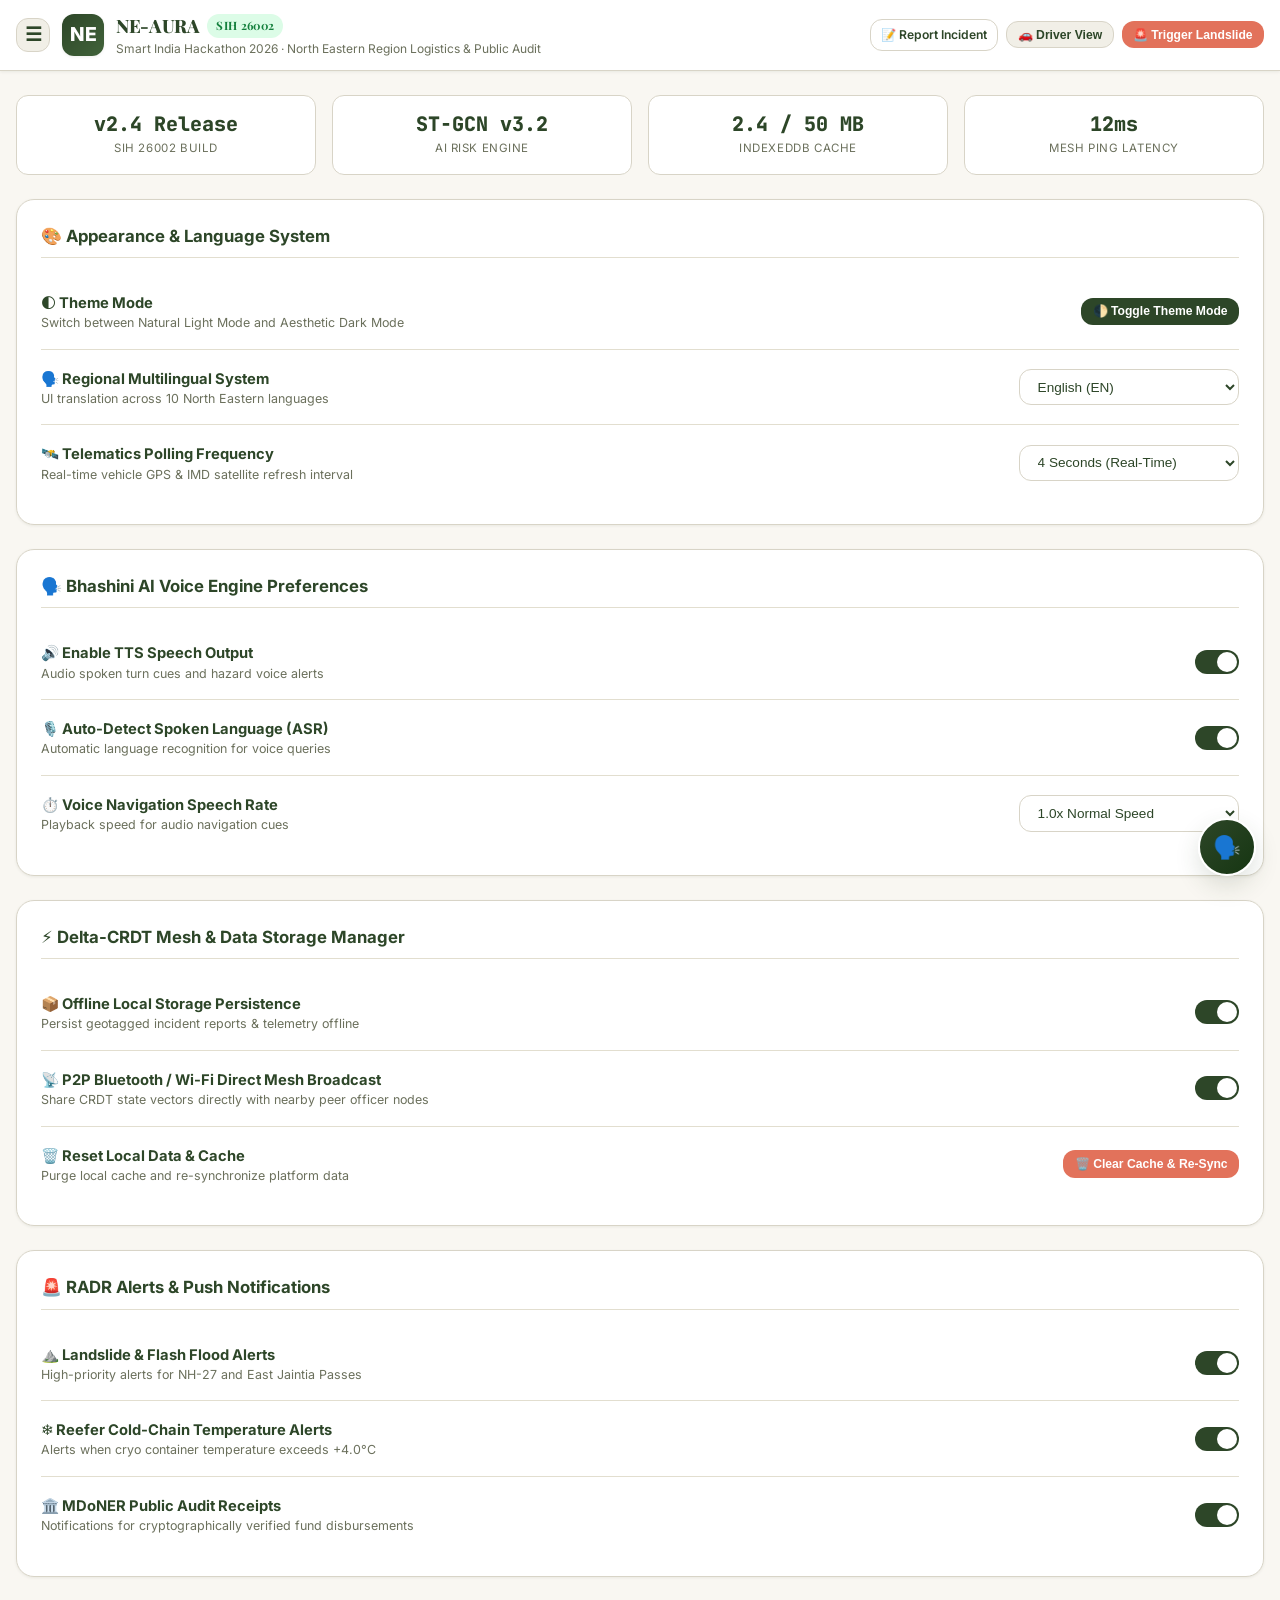
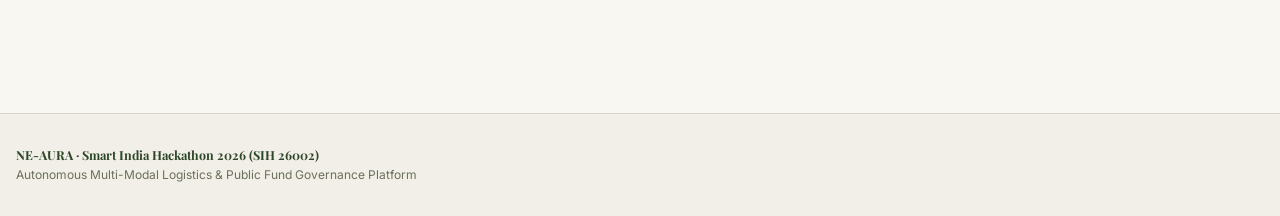
<file: frontend/Setting.html>
<!DOCTYPE html>
<html lang="en">
<head>
  <meta charset="UTF-8">
  <meta name="viewport" content="width=device-width, initial-scale=1.0">
  <title>NE-AURA: Platform Settings · SIH 26002</title>
  
  <link rel="preconnect" href="https://fonts.googleapis.com">
  <link rel="preconnect" href="https://fonts.gstatic.com" crossorigin>
  <link href="https://fonts.googleapis.com/css2?family=Inter:wght@400;500;600;700;800&family=JetBrains+Mono:wght@500;700&family=Playfair+Display:wght@700;800&display=swap" rel="stylesheet">
  <link rel="stylesheet" href="./css/style.css">
  <link rel="stylesheet" href="./css/Setting.css">
</head>
<body>

  <header class="top-nav">
    <div class="nav-container">
      <div style="display: flex; align-items: center; gap: 0.75rem;">
        <div class="three-dots-container">
          <button class="three-dots-btn" id="three-dots-btn" onclick="toggleThreeDotsMenu(event)" title="Navigation Menu">☰</button>
          <div class="three-dots-dropdown" id="three-dots-dropdown">
            <div class="dropdown-header">Navigation Modules</div>
            <a href="index.html" class="dropdown-item">📊 Executive Dashboard</a>
            <a href="Gis_map.html" class="dropdown-item">🗺️ GIS Map</a>
            <a href="AI_Route_Optimizer.html" class="dropdown-item">🧠 AI Route Optimizer</a>
            <a href="Live_fleet.html" class="dropdown-item">🚛 Live Fleet & ULIP</a>
            <a href="supply_chain.html" class="dropdown-item">🌾 Supply Chain & Spoilage</a>
            <a href="Public_fund.html" class="dropdown-item">🏛️ Public Fund Governance</a>
            <div class="dropdown-header">Services & Account</div>
            <a href="About_us.html" class="dropdown-item">ℹ️ About Us & Services</a>
            <a href="resource.html" class="dropdown-item">📑 Resources & Open Data</a>
            <a href="SOS.html" class="dropdown-item">📞 SOS</a>
            <a href="Profile.html" class="dropdown-item">👤 Profile</a>
            <a href="Setting.html" class="dropdown-item active">⚙️ Setting</a>
          </div>
        </div>

        <div class="brand-title">
          <div class="brand-logo">NE</div>
          <div class="brand-text">
            <h1 class="serif-font">NE-AURA <span class="badge badge-success">SIH 26002</span></h1>
            <p>Smart India Hackathon 2026 · North Eastern Region Logistics & Public Audit</p>
          </div>
        </div>
      </div>

      <div class="nav-actions">
        <a href="Report_field_incident.html" class="btn btn-outline btn-sm">📝 Report Incident</a>
        <button class="btn btn-secondary btn-sm" onclick="openDriverModal()">🚗 Driver View</button>
        <button class="btn btn-danger btn-sm" onclick="toggleLandslideSimulation()">🚨 Trigger Landslide</button>
      </div>
    </div>
  </header>

  <main class="main-wrapper">
    <section class="tab-pane active">
      <!-- System Health Telemetry Banner -->
      <div class="health-status-grid">
        <div class="health-status-card">
          <div class="health-status-val">v2.4 Release</div>
          <div class="health-status-lbl">SIH 26002 Build</div>
        </div>
        <div class="health-status-card">
          <div class="health-status-val">ST-GCN v3.2</div>
          <div class="health-status-lbl">AI Risk Engine</div>
        </div>
        <div class="health-status-card">
          <div class="health-status-val">2.4 / 50 MB</div>
          <div class="health-status-lbl">IndexedDB Cache</div>
        </div>
        <div class="health-status-card">
          <div class="health-status-val">12ms</div>
          <div class="health-status-lbl">Mesh Ping Latency</div>
        </div>
      </div>

      <!-- Section 1: Appearance & Multilingual System -->
      <div class="setting-section-card">
        <div class="card-header-title">
          <h3>🎨 Appearance & Language System</h3>
        </div>
        
        <div class="setting-option-row">
          <div>
            <strong style="font-size: 0.92rem; color: var(--text-primary);">🌓 Theme Mode</strong>
            <p style="font-size: 0.78rem; color: var(--text-muted);">Switch between Natural Light Mode and Aesthetic Dark Mode</p>
          </div>
          <button class="btn btn-primary btn-sm" onclick="toggleTheme()">🌓 Toggle Theme Mode</button>
        </div>

        <div class="setting-option-row">
          <div>
            <strong style="font-size: 0.92rem; color: var(--text-primary);">🗣️ Regional Multilingual System</strong>
            <p style="font-size: 0.78rem; color: var(--text-muted);">UI translation across 10 North Eastern languages</p>
          </div>
          <select id="langSelect" class="form-select" style="max-width: 220px;" onchange="changeLanguage(this.value)">
            <option value="en">English (EN)</option>
            <option value="hi">Hindi (HI) - हिन्दी</option>
            <option value="as">Assamese (AS) - অসমীয়া</option>
            <option value="mni">Manipuri (MNI) - মৈতৈলোন্</option>
            <option value="bn">Bengali (BN) - বাংলা</option>
            <option value="lus">Mizo (LUS) - Mizo ṭawng</option>
            <option value="brx">Bodo (BRX) - बर' राव</option>
            <option value="trb">Kokborok (TRB) - Kókborok</option>
            <option value="nag">Nagamese (NAG) - Nagamese</option>
            <option value="ujn">Tangkhul (UJN) - Tangkhul</option>
          </select>
        </div>

        <div class="setting-option-row">
          <div>
            <strong style="font-size: 0.92rem; color: var(--text-primary);">🛰️ Telematics Polling Frequency</strong>
            <p style="font-size: 0.78rem; color: var(--text-muted);">Real-time vehicle GPS & IMD satellite refresh interval</p>
          </div>
          <select class="form-select" style="max-width: 220px;" onchange="showToast('🛰️ Telematics polling rate updated.')">
            <option>4 Seconds (Real-Time)</option>
            <option>10 Seconds</option>
            <option>30 Seconds (Battery Saver)</option>
          </select>
        </div>
      </div>

      <!-- Section 2: Bhashini Multilingual Voice Assistant Preferences -->
      <div class="setting-section-card">
        <div class="card-header-title">
          <h3>🗣️ Bhashini AI Voice Engine Preferences</h3>
        </div>

        <div class="setting-option-row">
          <div>
            <strong style="font-size: 0.92rem; color: var(--text-primary);">🔊 Enable TTS Speech Output</strong>
            <p style="font-size: 0.78rem; color: var(--text-muted);">Audio spoken turn cues and hazard voice alerts</p>
          </div>
          <input type="checkbox" class="switch-toggle-input" checked onchange="showToast('🔊 Bhashini TTS Speech Output toggled.')">
        </div>

        <div class="setting-option-row">
          <div>
            <strong style="font-size: 0.92rem; color: var(--text-primary);">🎙️ Auto-Detect Spoken Language (ASR)</strong>
            <p style="font-size: 0.78rem; color: var(--text-muted);">Automatic language recognition for voice queries</p>
          </div>
          <input type="checkbox" class="switch-toggle-input" checked onchange="showToast('🎙️ Bhashini ASR Language Detection enabled.')">
        </div>

        <div class="setting-option-row">
          <div>
            <strong style="font-size: 0.92rem; color: var(--text-primary);">⏱️ Voice Navigation Speech Rate</strong>
            <p style="font-size: 0.78rem; color: var(--text-muted);">Playback speed for audio navigation cues</p>
          </div>
          <select class="form-select" style="max-width: 220px;" onchange="showToast('⏱️ Voice speech rate updated.')">
            <option value="1.0">1.0x Normal Speed</option>
            <option value="1.25">1.25x Fast Speed</option>
            <option value="1.5">1.5x Rapid Cues</option>
          </select>
        </div>
      </div>

      <!-- Section 3: Delta-CRDT Mesh & Data Cache Storage -->
      <div class="setting-section-card">
        <div class="card-header-title">
          <h3>⚡ Delta-CRDT Mesh & Data Storage Manager</h3>
        </div>

        <div class="setting-option-row">
          <div>
            <strong style="font-size: 0.92rem; color: var(--text-primary);">📦 Offline Local Storage Persistence</strong>
            <p style="font-size: 0.78rem; color: var(--text-muted);">Persist geotagged incident reports & telemetry offline</p>
          </div>
          <input type="checkbox" class="switch-toggle-input" checked onchange="showToast('📦 Offline local storage persistence enabled.')">
        </div>

        <div class="setting-option-row">
          <div>
            <strong style="font-size: 0.92rem; color: var(--text-primary);">📡 P2P Bluetooth / Wi-Fi Direct Mesh Broadcast</strong>
            <p style="font-size: 0.78rem; color: var(--text-muted);">Share CRDT state vectors directly with nearby peer officer nodes</p>
          </div>
          <input type="checkbox" class="switch-toggle-input" checked onchange="showToast('📡 P2P Mesh Broadcast active.')">
        </div>

        <div class="setting-option-row">
          <div>
            <strong style="font-size: 0.92rem; color: var(--text-primary);">🗑️ Reset Local Data & Cache</strong>
            <p style="font-size: 0.78rem; color: var(--text-muted);">Purge local cache and re-synchronize platform data</p>
          </div>
          <button class="btn btn-danger btn-sm" onclick="resetPlatformSettings()">🗑️ Clear Cache & Re-Sync</button>
        </div>
      </div>

      <!-- Section 4: RADR Alerts & Notification Preferences -->
      <div class="setting-section-card">
        <div class="card-header-title">
          <h3>🚨 RADR Alerts & Push Notifications</h3>
        </div>

        <div class="setting-option-row">
          <div>
            <strong style="font-size: 0.92rem; color: var(--text-primary);">⛰️ Landslide & Flash Flood Alerts</strong>
            <p style="font-size: 0.78rem; color: var(--text-muted);">High-priority alerts for NH-27 and East Jaintia Passes</p>
          </div>
          <input type="checkbox" class="switch-toggle-input" checked onchange="showToast('⛰️ Landslide alerts enabled.')">
        </div>

        <div class="setting-option-row">
          <div>
            <strong style="font-size: 0.92rem; color: var(--text-primary);">❄️ Reefer Cold-Chain Temperature Alerts</strong>
            <p style="font-size: 0.78rem; color: var(--text-muted);">Alerts when cryo container temperature exceeds +4.0°C</p>
          </div>
          <input type="checkbox" class="switch-toggle-input" checked onchange="showToast('❄️ Cold-chain temperature alerts active.')">
        </div>

        <div class="setting-option-row">
          <div>
            <strong style="font-size: 0.92rem; color: var(--text-primary);">🏛️ MDoNER Public Audit Receipts</strong>
            <p style="font-size: 0.78rem; color: var(--text-muted);">Notifications for cryptographically verified fund disbursements</p>
          </div>
          <input type="checkbox" class="switch-toggle-input" checked onchange="showToast('🏛️ Public audit notifications enabled.')">
        </div>
      </div>
    </section>
  </main>

  <div id="driver-modal" class="modal-overlay">
    <div class="modal-container">
      <div class="modal-header">
        <h3>🚗 Driver Focus View HUD</h3>
        <button class="modal-close-btn" onclick="closeDriverModal()">&times;</button>
      </div>
      <div style="background: #121a12; color: #7bc96e; padding: 1.5rem; border-radius: var(--radius-lg); text-align: center;">
        <div style="font-size: 0.75rem; text-transform: uppercase; letter-spacing: 0.1em; color: #a3b19b;">Active Highway Navigation</div>
        <div style="font-size: 1.8rem; font-weight: 800; margin: 0.5rem 0;">NH-27 Sonapur Bypass</div>
        <div style="font-size: 1.1rem; color: #fff; font-weight: 700;">In 1.4 km: Turn Right for NW-2 River Barge Terminal</div>
      </div>
    </div>
  </div>

  <div id="incident-modal" class="modal-overlay">
    <div class="modal-container">
      <div class="modal-header">
        <h3>📝 Report Field Incident (Delta-CRDT Offline Sync)</h3>
        <button class="modal-close-btn" onclick="closeIncidentModal()">&times;</button>
      </div>
      <form onsubmit="submitIncidentReport(event)">
        <div class="form-group">
          <label class="form-label">Category</label>
          <select id="inc-category" class="form-select">
            <option value="Landslide">Landslide / Mudslide</option>
            <option value="Monsoon Flood">Monsoon Flash Flood</option>
            <option value="Bridge Degradation">Bridge Shear Defect</option>
          </select>
        </div>
        <div class="form-group">
          <label class="form-label">Highway / Corridor</label>
          <input type="text" id="inc-highway" class="form-control" value="NH-27 Sonapur Pass" required>
        </div>
        <div class="form-group">
          <label class="form-label">Field Notes</label>
          <textarea id="inc-notes" class="form-control" rows="3" required>Slope failure observed at KM 141. BRO equipment required.</textarea>
        </div>
        <button class="btn btn-primary" style="width: 100%;">Submit Field Report</button>
      </form>
    </div>
  </div>

  <button class="voice-widget-btn" onclick="toggleVoiceWidget()" title="Bhashini Voice Assistant">🗣️</button>
  <div id="voice-assistant-panel" class="voice-assistant-panel">
    <div style="display: flex; justify-content: space-between; align-items: center; margin-bottom: 0.5rem;">
      <strong style="font-size: 0.9rem; color: var(--accent-forest);">🗣️ Bhashini Voice Assistant</strong>
      <span class="badge badge-info">10 Languages</span>
    </div>
    <p style="font-size: 0.78rem; color: var(--text-muted); margin-bottom: 0.75rem;">Speak or type queries in English, Hindi, Assamese, Manipuri, Mizo, Bengali, etc.</p>
    <div class="form-group">
      <input type="text" class="form-control" placeholder="Ask: 'Show active landslides'..." onkeydown="if(event.key==='Enter'){ showToast('Bhashini Query: Finding active landslides...'); toggleVoiceWidget(); }">
    </div>
  </div>

  <div id="live-toast" class="live-toast" style="display: none;">
    <div class="toast-ping"></div>
    <div style="font-size: 0.8rem;">
      <strong style="display: block; font-size: 0.7rem; text-transform: uppercase; color: var(--accent-forest);">Live Alert</strong>
      <span id="toast-msg">Notification message</span>
    </div>
  </div>

  <footer class="app-footer">
    <div class="footer-content">
      <div>
        <strong style="color: var(--text-primary);" class="serif-font">NE-AURA · Smart India Hackathon 2026 (SIH 26002)</strong>
        <p style="font-size: 0.75rem;">Autonomous Multi-Modal Logistics & Public Fund Governance Platform</p>
      </div>
    </div>
  </footer>

  <script src="./js/script.js"></script>
  <script src="./js/Setting.js"></script>
</body>
</html>
</file>
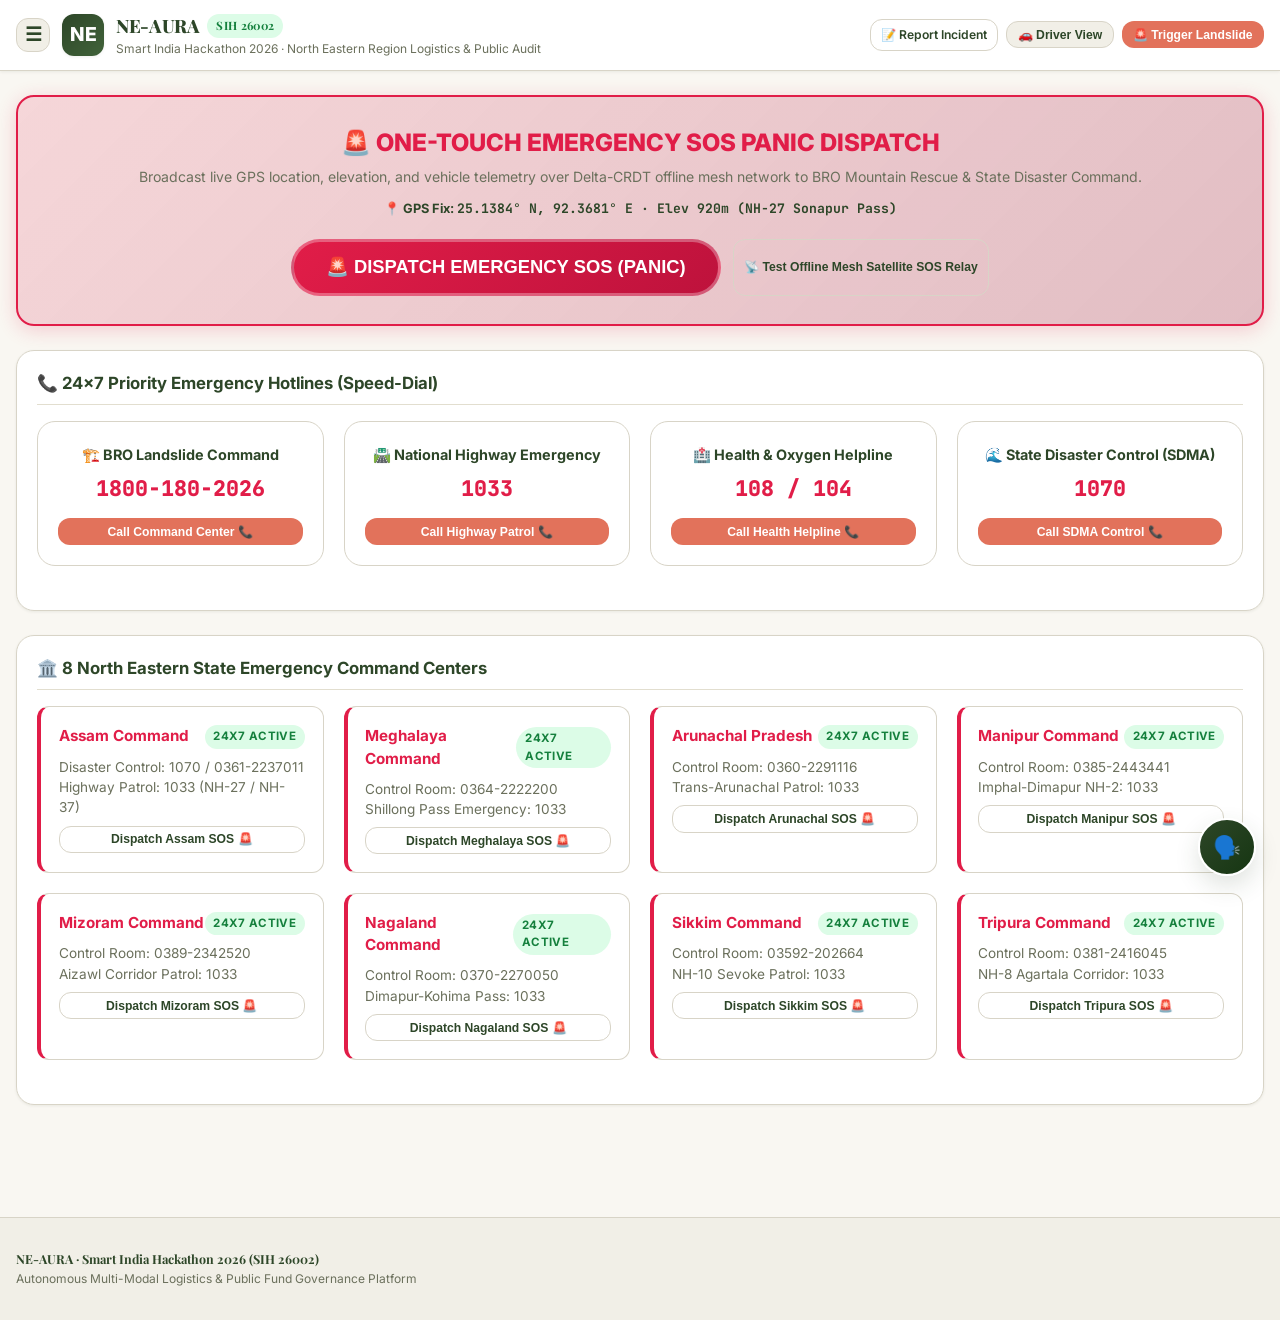
<file: frontend/SOS.html>
<!DOCTYPE html>
<html lang="en">
<head>
  <meta charset="UTF-8">
  <meta name="viewport" content="width=device-width, initial-scale=1.0">
  <title>NE-AURA: Emergency Helplines · SIH 26002</title>
  
  <link rel="preconnect" href="https://fonts.googleapis.com">
  <link rel="preconnect" href="https://fonts.gstatic.com" crossorigin>
  <link href="https://fonts.googleapis.com/css2?family=Inter:wght@400;500;600;700;800&family=JetBrains+Mono:wght@500;700&family=Playfair+Display:wght@700;800&display=swap" rel="stylesheet">
  <link rel="stylesheet" href="./css/style.css">
  <link rel="stylesheet" href="./css/SOS.css">
</head>
<body>

  <header class="top-nav">
    <div class="nav-container">
      <div style="display: flex; align-items: center; gap: 0.75rem;">
        <div class="three-dots-container">
          <button class="three-dots-btn" id="three-dots-btn" onclick="toggleThreeDotsMenu(event)" title="Navigation Menu">☰</button>
          <div class="three-dots-dropdown" id="three-dots-dropdown">
            <div class="dropdown-header">Navigation Modules</div>
            <a href="index.html" class="dropdown-item">📊 Executive Dashboard</a>
            <a href="Gis_map.html" class="dropdown-item">🗺️ GIS Map</a>
            <a href="AI_Route_Optimizer.html" class="dropdown-item">🧠 AI Route Optimizer</a>
            <a href="Live_fleet.html" class="dropdown-item">🚛 Live Fleet & ULIP</a>
            <a href="supply_chain.html" class="dropdown-item">🌾 Supply Chain & Spoilage</a>
            <a href="Public_fund.html" class="dropdown-item">🏛️ Public Fund Governance</a>
            <div class="dropdown-header">Services & Account</div>
            <a href="About_us.html" class="dropdown-item">ℹ️ About Us & Services</a>
            <a href="resource.html" class="dropdown-item">📑 Resources & Open Data</a>
            <a href="SOS.html" class="dropdown-item active">📞 SOS</a>
            <a href="Profile.html" class="dropdown-item">👤 Profile</a>
            <a href="Setting.html" class="dropdown-item">⚙️ Setting</a>
          </div>
        </div>

        <div class="brand-title">
          <div class="brand-logo">NE</div>
          <div class="brand-text">
            <h1 class="serif-font">NE-AURA <span class="badge badge-success">SIH 26002</span></h1>
            <p>Smart India Hackathon 2026 · North Eastern Region Logistics & Public Audit</p>
          </div>
        </div>
      </div>

      <div class="nav-actions">
        <a href="Report_field_incident.html" class="btn btn-outline btn-sm">📝 Report Incident</a>
        <button class="btn btn-secondary btn-sm" onclick="openDriverModal()">🚗 Driver View</button>
        <button class="btn btn-danger btn-sm" onclick="toggleLandslideSimulation()">🚨 Trigger Landslide</button>
      </div>
    </div>
  </header>

  <main class="main-wrapper">
    <section class="tab-pane active">
      <!-- One-Touch Emergency SOS Panic Hero Card -->
      <div class="sos-hero-card">
        <h2 style="font-size: 1.5rem; font-weight: 800; color: var(--accent-rose, #e11d48); margin-bottom: 0.35rem;">
          🚨 ONE-TOUCH EMERGENCY SOS PANIC DISPATCH
        </h2>
        <p style="font-size: 0.88rem; color: var(--text-muted); margin-bottom: 0.75rem;">
          Broadcast live GPS location, elevation, and vehicle telemetry over Delta-CRDT offline mesh network to BRO Mountain Rescue & State Disaster Command.
        </p>
        <div style="font-size: 0.8rem; font-weight: 700; color: var(--text-primary); margin-bottom: 0.5rem;">
          📍 <strong>GPS Fix:</strong> <code style="font-family: 'JetBrains Mono', monospace; font-size: 0.82rem;">25.1384° N, 92.3681° E · Elev 920m (NH-27 Sonapur Pass)</code>
        </div>
        
        <div style="display: flex; justify-content: center; gap: 0.75rem; flex-wrap: wrap;">
          <button class="sos-pulse-btn" onclick="triggerSosDispatch('BRO Mountain Rescue & SDMA Command', '1800-180-2026')">
            🚨 DISPATCH EMERGENCY SOS (PANIC)
          </button>
          <button class="btn btn-outline btn-sm" style="margin-top: 0.75rem;" onclick="testOfflineMeshSos()">
            📡 Test Offline Mesh Satellite SOS Relay
          </button>
        </div>
      </div>

      <!-- 24x7 Priority Emergency Hotlines -->
      <div class="glass-card" style="margin-bottom: 1.5rem;">
        <div class="card-header-title">
          <h3>📞 24x7 Priority Emergency Hotlines (Speed-Dial)</h3>
        </div>
        <div class="hotline-grid">
          <div class="hotline-card">
            <strong style="font-size: 0.9rem; color: var(--text-primary);">🏗️ BRO Landslide Command</strong>
            <div class="hotline-num">1800-180-2026</div>
            <button class="btn btn-danger btn-sm" style="width: 100%;" onclick="triggerSosDispatch('BRO Landslide Command', '1800-180-2026')">Call Command Center 📞</button>
          </div>

          <div class="hotline-card">
            <strong style="font-size: 0.9rem; color: var(--text-primary);">🛣️ National Highway Emergency</strong>
            <div class="hotline-num">1033</div>
            <button class="btn btn-danger btn-sm" style="width: 100%;" onclick="triggerSosDispatch('NHAI Highway Patrol', '1033')">Call Highway Patrol 📞</button>
          </div>

          <div class="hotline-card">
            <strong style="font-size: 0.9rem; color: var(--text-primary);">🏥 Health & Oxygen Helpline</strong>
            <div class="hotline-num">108 / 104</div>
            <button class="btn btn-danger btn-sm" style="width: 100%;" onclick="triggerSosDispatch('National Health & Oxygen Emergency', '108')">Call Health Helpline 📞</button>
          </div>

          <div class="hotline-card">
            <strong style="font-size: 0.9rem; color: var(--text-primary);">🌊 State Disaster Control (SDMA)</strong>
            <div class="hotline-num">1070</div>
            <button class="btn btn-danger btn-sm" style="width: 100%;" onclick="triggerSosDispatch('SDMA Disaster Control', '1070')">Call SDMA Control 📞</button>
          </div>
        </div>
      </div>

      <!-- 8-State Disaster Control Rooms Grid -->
      <div class="glass-card">
        <div class="card-header-title">
          <h3>🏛️ 8 North Eastern State Emergency Command Centers</h3>
        </div>
        <div class="state-sos-grid">
          <div class="state-sos-card">
            <div style="display: flex; justify-content: space-between; align-items: center; margin-bottom: 0.5rem;">
              <strong style="font-size: 0.95rem; color: var(--accent-rose, #e11d48);">Assam Command</strong>
              <span class="badge badge-success">24x7 Active</span>
            </div>
            <p style="margin: 0 0 0.5rem; color: var(--text-muted);">Disaster Control: 1070 / 0361-2237011<br>Highway Patrol: 1033 (NH-27 / NH-37)</p>
            <button class="btn btn-outline btn-sm" style="width: 100%;" onclick="triggerSosDispatch('Assam SDMA Command', '0361-2237011')">Dispatch Assam SOS 🚨</button>
          </div>

          <div class="state-sos-card">
            <div style="display: flex; justify-content: space-between; align-items: center; margin-bottom: 0.5rem;">
              <strong style="font-size: 0.95rem; color: var(--accent-rose, #e11d48);">Meghalaya Command</strong>
              <span class="badge badge-success">24x7 Active</span>
            </div>
            <p style="margin: 0 0 0.5rem; color: var(--text-muted);">Control Room: 0364-2222200<br>Shillong Pass Emergency: 1033</p>
            <button class="btn btn-outline btn-sm" style="width: 100%;" onclick="triggerSosDispatch('Meghalaya SDMA Command', '0364-2222200')">Dispatch Meghalaya SOS 🚨</button>
          </div>

          <div class="state-sos-card">
            <div style="display: flex; justify-content: space-between; align-items: center; margin-bottom: 0.5rem;">
              <strong style="font-size: 0.95rem; color: var(--accent-rose, #e11d48);">Arunachal Pradesh</strong>
              <span class="badge badge-success">24x7 Active</span>
            </div>
            <p style="margin: 0 0 0.5rem; color: var(--text-muted);">Control Room: 0360-2291116<br>Trans-Arunachal Patrol: 1033</p>
            <button class="btn btn-outline btn-sm" style="width: 100%;" onclick="triggerSosDispatch('Arunachal SDMA Command', '0360-2291116')">Dispatch Arunachal SOS 🚨</button>
          </div>

          <div class="state-sos-card">
            <div style="display: flex; justify-content: space-between; align-items: center; margin-bottom: 0.5rem;">
              <strong style="font-size: 0.95rem; color: var(--accent-rose, #e11d48);">Manipur Command</strong>
              <span class="badge badge-success">24x7 Active</span>
            </div>
            <p style="margin: 0 0 0.5rem; color: var(--text-muted);">Control Room: 0385-2443441<br>Imphal-Dimapur NH-2: 1033</p>
            <button class="btn btn-outline btn-sm" style="width: 100%;" onclick="triggerSosDispatch('Manipur SDMA Command', '0385-2443441')">Dispatch Manipur SOS 🚨</button>
          </div>

          <div class="state-sos-card">
            <div style="display: flex; justify-content: space-between; align-items: center; margin-bottom: 0.5rem;">
              <strong style="font-size: 0.95rem; color: var(--accent-rose, #e11d48);">Mizoram Command</strong>
              <span class="badge badge-success">24x7 Active</span>
            </div>
            <p style="margin: 0 0 0.5rem; color: var(--text-muted);">Control Room: 0389-2342520<br>Aizawl Corridor Patrol: 1033</p>
            <button class="btn btn-outline btn-sm" style="width: 100%;" onclick="triggerSosDispatch('Mizoram SDMA Command', '0389-2342520')">Dispatch Mizoram SOS 🚨</button>
          </div>

          <div class="state-sos-card">
            <div style="display: flex; justify-content: space-between; align-items: center; margin-bottom: 0.5rem;">
              <strong style="font-size: 0.95rem; color: var(--accent-rose, #e11d48);">Nagaland Command</strong>
              <span class="badge badge-success">24x7 Active</span>
            </div>
            <p style="margin: 0 0 0.5rem; color: var(--text-muted);">Control Room: 0370-2270050<br>Dimapur-Kohima Pass: 1033</p>
            <button class="btn btn-outline btn-sm" style="width: 100%;" onclick="triggerSosDispatch('Nagaland SDMA Command', '0370-2270050')">Dispatch Nagaland SOS 🚨</button>
          </div>

          <div class="state-sos-card">
            <div style="display: flex; justify-content: space-between; align-items: center; margin-bottom: 0.5rem;">
              <strong style="font-size: 0.95rem; color: var(--accent-rose, #e11d48);">Sikkim Command</strong>
              <span class="badge badge-success">24x7 Active</span>
            </div>
            <p style="margin: 0 0 0.5rem; color: var(--text-muted);">Control Room: 03592-202664<br>NH-10 Sevoke Patrol: 1033</p>
            <button class="btn btn-outline btn-sm" style="width: 100%;" onclick="triggerSosDispatch('Sikkim SDMA Command', '03592-202664')">Dispatch Sikkim SOS 🚨</button>
          </div>

          <div class="state-sos-card">
            <div style="display: flex; justify-content: space-between; align-items: center; margin-bottom: 0.5rem;">
              <strong style="font-size: 0.95rem; color: var(--accent-rose, #e11d48);">Tripura Command</strong>
              <span class="badge badge-success">24x7 Active</span>
            </div>
            <p style="margin: 0 0 0.5rem; color: var(--text-muted);">Control Room: 0381-2416045<br>NH-8 Agartala Corridor: 1033</p>
            <button class="btn btn-outline btn-sm" style="width: 100%;" onclick="triggerSosDispatch('Tripura SDMA Command', '0381-2416045')">Dispatch Tripura SOS 🚨</button>
          </div>
        </div>
      </div>
    </section>
  </main>

  <div id="driver-modal" class="modal-overlay">
    <div class="modal-container">
      <div class="modal-header">
        <h3>🚗 Driver Focus View HUD</h3>
        <button class="modal-close-btn" onclick="closeDriverModal()">&times;</button>
      </div>
      <div style="background: #121a12; color: #7bc96e; padding: 1.5rem; border-radius: var(--radius-lg); text-align: center;">
        <div style="font-size: 0.75rem; text-transform: uppercase; letter-spacing: 0.1em; color: #a3b19b;">Active Highway Navigation</div>
        <div style="font-size: 1.8rem; font-weight: 800; margin: 0.5rem 0;">NH-27 Sonapur Bypass</div>
        <div style="font-size: 1.1rem; color: #fff; font-weight: 700;">In 1.4 km: Turn Right for NW-2 River Barge Terminal</div>
      </div>
    </div>
  </div>

  <div id="incident-modal" class="modal-overlay">
    <div class="modal-container">
      <div class="modal-header">
        <h3>📝 Report Field Incident (Delta-CRDT Offline Sync)</h3>
        <button class="modal-close-btn" onclick="closeIncidentModal()">&times;</button>
      </div>
      <form onsubmit="submitIncidentReport(event)">
        <div class="form-group">
          <label class="form-label">Category</label>
          <select id="inc-category" class="form-select">
            <option value="Landslide">Landslide / Mudslide</option>
            <option value="Monsoon Flood">Monsoon Flash Flood</option>
            <option value="Bridge Degradation">Bridge Shear Defect</option>
          </select>
        </div>
        <div class="form-group">
          <label class="form-label">Highway / Corridor</label>
          <input type="text" id="inc-highway" class="form-control" value="NH-27 Sonapur Pass" required>
        </div>
        <div class="form-group">
          <label class="form-label">Field Notes</label>
          <textarea id="inc-notes" class="form-control" rows="3" required>Slope failure observed at KM 141. BRO equipment required.</textarea>
        </div>
        <button class="btn btn-primary" style="width: 100%;">Submit Field Report</button>
      </form>
    </div>
  </div>

  <button class="voice-widget-btn" onclick="toggleVoiceWidget()" title="Bhashini Voice Assistant">🗣️</button>
  <div id="voice-assistant-panel" class="voice-assistant-panel">
    <div style="display: flex; justify-content: space-between; align-items: center; margin-bottom: 0.5rem;">
      <strong style="font-size: 0.9rem; color: var(--accent-forest);">🗣️ Bhashini Voice Assistant</strong>
      <span class="badge badge-info">10 Languages</span>
    </div>
    <p style="font-size: 0.78rem; color: var(--text-muted); margin-bottom: 0.75rem;">Speak or type queries in English, Hindi, Assamese, Manipuri, Mizo, Bengali, etc.</p>
    <div class="form-group">
      <input type="text" class="form-control" placeholder="Ask: 'Show active landslides'..." onkeydown="if(event.key==='Enter'){ showToast('Bhashini Query: Finding active landslides...'); toggleVoiceWidget(); }">
    </div>
  </div>

  <div id="live-toast" class="live-toast" style="display: none;">
    <div class="toast-ping"></div>
    <div style="font-size: 0.8rem;">
      <strong style="display: block; font-size: 0.7rem; text-transform: uppercase; color: var(--accent-forest);">Live Alert</strong>
      <span id="toast-msg">Notification message</span>
    </div>
  </div>

  <footer class="app-footer">
    <div class="footer-content">
      <div>
        <strong style="color: var(--text-primary);" class="serif-font">NE-AURA · Smart India Hackathon 2026 (SIH 26002)</strong>
        <p style="font-size: 0.75rem;">Autonomous Multi-Modal Logistics & Public Fund Governance Platform</p>
      </div>
    </div>
  </footer>

  <script src="./js/script.js"></script>
  <script src="./js/SOS.js"></script>
</body>
</html>
</file>
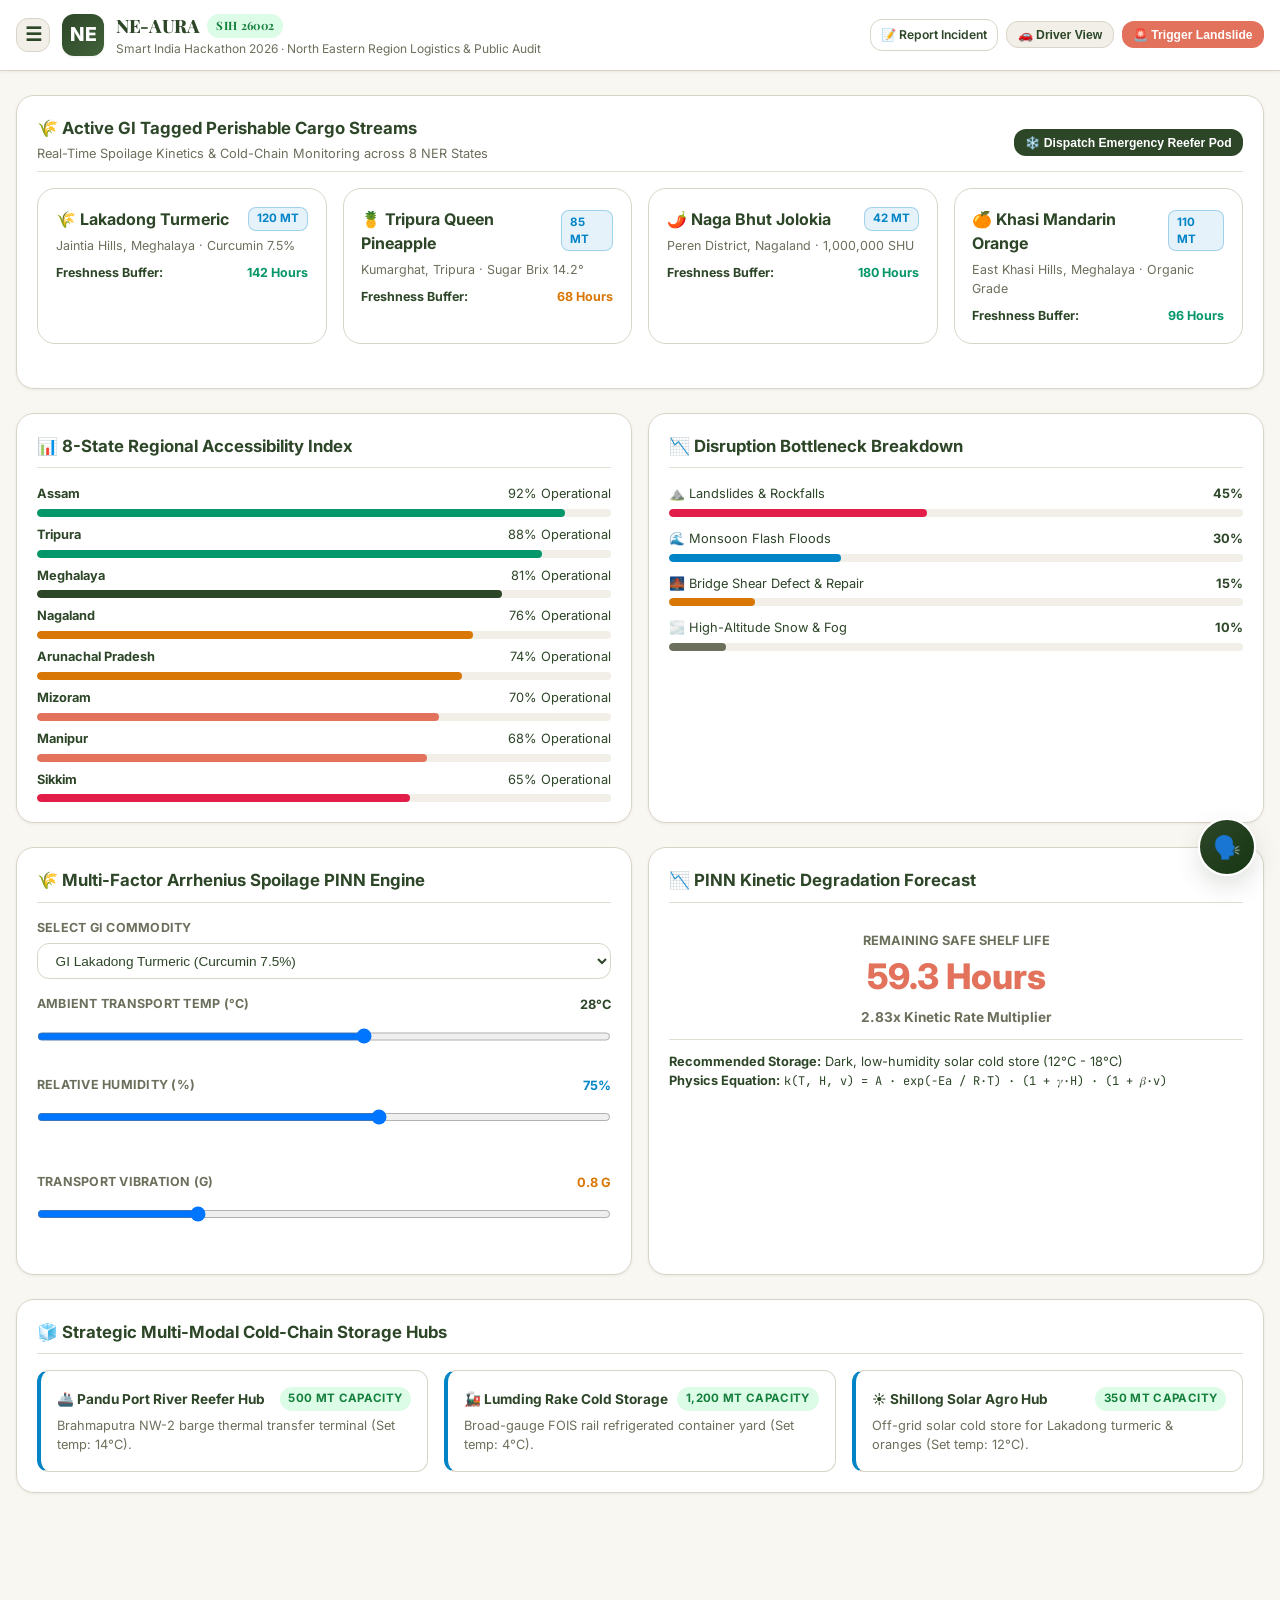
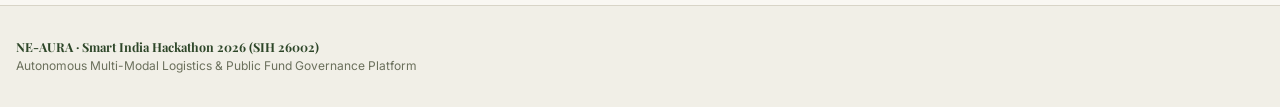
<file: frontend/supply_chain.html>
<!DOCTYPE html>
<html lang="en">
<head>
  <meta charset="UTF-8">
  <meta name="viewport" content="width=device-width, initial-scale=1.0">
  <title>NE-AURA: Supply Chain & Spoilage · SIH 26002</title>
  
  <link rel="preconnect" href="https://fonts.googleapis.com">
  <link rel="preconnect" href="https://fonts.gstatic.com" crossorigin>
  <link href="https://fonts.googleapis.com/css2?family=Inter:wght@400;500;600;700;800&family=JetBrains+Mono:wght@500;700&family=Playfair+Display:wght@700;800&display=swap" rel="stylesheet">
  <link rel="stylesheet" href="./css/style.css">
  <link rel="stylesheet" href="./css/supply_chain.css">
</head>
<body>

  <header class="top-nav">
    <div class="nav-container">
      <div style="display: flex; align-items: center; gap: 0.75rem;">
        <div class="three-dots-container">
          <button class="three-dots-btn" id="three-dots-btn" onclick="toggleThreeDotsMenu(event)" title="Navigation Menu">☰</button>
          <div class="three-dots-dropdown" id="three-dots-dropdown">
            <div class="dropdown-header">Navigation Modules</div>
            <a href="index.html" class="dropdown-item">📊 Executive Dashboard</a>
            <a href="Gis_map.html" class="dropdown-item">🗺️ GIS Map</a>
            <a href="AI_Route_Optimizer.html" class="dropdown-item">🧠 AI Route Optimizer</a>
            <a href="Live_fleet.html" class="dropdown-item">🚛 Live Fleet & ULIP</a>
            <a href="supply_chain.html" class="dropdown-item active">🌾 Supply Chain & Spoilage</a>
            <a href="Public_fund.html" class="dropdown-item">🏛️ Public Fund Governance</a>
            <div class="dropdown-header">Services & Account</div>
            <a href="About_us.html" class="dropdown-item">ℹ️ About Us & Services</a>
            <a href="resource.html" class="dropdown-item">📑 Resources & Open Data</a>
            <a href="SOS.html" class="dropdown-item">📞 SOS</a>
            <a href="Profile.html" class="dropdown-item">👤 Profile</a>
            <a href="Setting.html" class="dropdown-item">⚙️ Setting</a>
          </div>
        </div>

        <div class="brand-title">
          <div class="brand-logo">NE</div>
          <div class="brand-text">
            <h1 class="serif-font">NE-AURA <span class="badge badge-success">SIH 26002</span></h1>
            <p>Smart India Hackathon 2026 · North Eastern Region Logistics & Public Audit</p>
          </div>
        </div>
      </div>

      <div class="nav-actions">
        <a href="Report_field_incident.html" class="btn btn-outline btn-sm">📝 Report Incident</a>
        <button class="btn btn-secondary btn-sm" onclick="openDriverModal()">🚗 Driver View</button>
        <button class="btn btn-danger btn-sm" onclick="toggleLandslideSimulation()">🚨 Trigger Landslide</button>
      </div>
    </div>
  </header>

  <main class="main-wrapper">
    <section class="tab-pane active">
      <!-- High-Value GI Perishable Cargo Inventory Tracker -->
      <div class="glass-card" style="margin-bottom: 1.5rem;">
        <div class="card-header-title" style="display: flex; justify-content: space-between; align-items: center; flex-wrap: wrap;">
          <div>
            <h3>🌾 Active GI Tagged Perishable Cargo Streams</h3>
            <p style="font-size: 0.8rem; color: var(--text-muted); margin: 0.2rem 0 0;">Real-Time Spoilage Kinetics & Cold-Chain Monitoring across 8 NER States</p>
          </div>
          <button class="btn btn-primary btn-sm" style="margin-top: 0.4rem;" onclick="dispatchReeferPod()">❄️ Dispatch Emergency Reefer Pod</button>
        </div>

        <div class="gi-cargo-grid" style="margin-top: 1rem;">
          <div class="gi-cargo-card">
            <div style="display: flex; justify-content: space-between; align-items: center; margin-bottom: 0.4rem;">
              <strong style="color: var(--accent-forest);">🌾 Lakadong Turmeric</strong>
              <span class="temp-control-badge">120 MT</span>
            </div>
            <p style="font-size: 0.78rem; color: var(--text-muted); margin-bottom: 0.5rem;">Jaintia Hills, Meghalaya · Curcumin 7.5%</p>
            <div style="display: flex; justify-content: space-between; font-size: 0.78rem; font-weight: 700;">
              <span>Freshness Buffer:</span>
              <span class="spoilage-risk-low">142 Hours</span>
            </div>
          </div>

          <div class="gi-cargo-card">
            <div style="display: flex; justify-content: space-between; align-items: center; margin-bottom: 0.4rem;">
              <strong style="color: var(--accent-forest);">🍍 Tripura Queen Pineapple</strong>
              <span class="temp-control-badge">85 MT</span>
            </div>
            <p style="font-size: 0.78rem; color: var(--text-muted); margin-bottom: 0.5rem;">Kumarghat, Tripura · Sugar Brix 14.2°</p>
            <div style="display: flex; justify-content: space-between; font-size: 0.78rem; font-weight: 700;">
              <span>Freshness Buffer:</span>
              <span class="spoilage-risk-medium">68 Hours</span>
            </div>
          </div>

          <div class="gi-cargo-card">
            <div style="display: flex; justify-content: space-between; align-items: center; margin-bottom: 0.4rem;">
              <strong style="color: var(--accent-forest);">🌶️ Naga Bhut Jolokia</strong>
              <span class="temp-control-badge">42 MT</span>
            </div>
            <p style="font-size: 0.78rem; color: var(--text-muted); margin-bottom: 0.5rem;">Peren District, Nagaland · 1,000,000 SHU</p>
            <div style="display: flex; justify-content: space-between; font-size: 0.78rem; font-weight: 700;">
              <span>Freshness Buffer:</span>
              <span class="spoilage-risk-low">180 Hours</span>
            </div>
          </div>

          <div class="gi-cargo-card">
            <div style="display: flex; justify-content: space-between; align-items: center; margin-bottom: 0.4rem;">
              <strong style="color: var(--accent-forest);">🍊 Khasi Mandarin Orange</strong>
              <span class="temp-control-badge">110 MT</span>
            </div>
            <p style="font-size: 0.78rem; color: var(--text-muted); margin-bottom: 0.5rem;">East Khasi Hills, Meghalaya · Organic Grade</p>
            <div style="display: flex; justify-content: space-between; font-size: 0.78rem; font-weight: 700;">
              <span>Freshness Buffer:</span>
              <span class="spoilage-risk-low">96 Hours</span>
            </div>
          </div>
        </div>
      </div>

      <div class="grid-2" style="margin-bottom: 1.5rem;">
        <div class="glass-card">
          <div class="card-header-title">
            <h3>📊 8-State Regional Accessibility Index</h3>
          </div>
          <div style="font-size: 0.8rem;">
            <div style="margin-bottom: 0.5rem;">
              <div style="display: flex; justify-content: space-between; margin-bottom: 0.15rem;">
                <strong>Assam</strong> <span>92% Operational</span>
              </div>
              <div class="decay-progress-bar"><div class="decay-progress-fill" style="width: 92%; background: var(--accent-emerald);"></div></div>
            </div>
            <div style="margin-bottom: 0.5rem;">
              <div style="display: flex; justify-content: space-between; margin-bottom: 0.15rem;">
                <strong>Tripura</strong> <span>88% Operational</span>
              </div>
              <div class="decay-progress-bar"><div class="decay-progress-fill" style="width: 88%; background: var(--accent-emerald);"></div></div>
            </div>
            <div style="margin-bottom: 0.5rem;">
              <div style="display: flex; justify-content: space-between; margin-bottom: 0.15rem;">
                <strong>Meghalaya</strong> <span>81% Operational</span>
              </div>
              <div class="decay-progress-bar"><div class="decay-progress-fill" style="width: 81%; background: var(--accent-forest);"></div></div>
            </div>
            <div style="margin-bottom: 0.5rem;">
              <div style="display: flex; justify-content: space-between; margin-bottom: 0.15rem;">
                <strong>Nagaland</strong> <span>76% Operational</span>
              </div>
              <div class="decay-progress-bar"><div class="decay-progress-fill" style="width: 76%; background: var(--accent-amber);"></div></div>
            </div>
            <div style="margin-bottom: 0.5rem;">
              <div style="display: flex; justify-content: space-between; margin-bottom: 0.15rem;">
                <strong>Arunachal Pradesh</strong> <span>74% Operational</span>
              </div>
              <div class="decay-progress-bar"><div class="decay-progress-fill" style="width: 74%; background: var(--accent-amber);"></div></div>
            </div>
            <div style="margin-bottom: 0.5rem;">
              <div style="display: flex; justify-content: space-between; margin-bottom: 0.15rem;">
                <strong>Mizoram</strong> <span>70% Operational</span>
              </div>
              <div class="decay-progress-bar"><div class="decay-progress-fill" style="width: 70%; background: var(--accent-terracotta);"></div></div>
            </div>
            <div style="margin-bottom: 0.5rem;">
              <div style="display: flex; justify-content: space-between; margin-bottom: 0.15rem;">
                <strong>Manipur</strong> <span>68% Operational</span>
              </div>
              <div class="decay-progress-bar"><div class="decay-progress-fill" style="width: 68%; background: var(--accent-terracotta);"></div></div>
            </div>
            <div>
              <div style="display: flex; justify-content: space-between; margin-bottom: 0.15rem;">
                <strong>Sikkim</strong> <span>65% Operational</span>
              </div>
              <div class="decay-progress-bar"><div class="decay-progress-fill" style="width: 65%; background: var(--accent-rose);"></div></div>
            </div>
          </div>
        </div>

        <div class="glass-card">
          <div class="card-header-title">
            <h3>📉 Disruption Bottleneck Breakdown</h3>
          </div>
          <div style="font-size: 0.8rem;">
            <div style="margin-bottom: 0.75rem;">
              <div style="display: flex; justify-content: space-between;">
                <span>⛰️ Landslides & Rockfalls</span> <strong>45%</strong>
              </div>
              <div class="decay-progress-bar"><div class="decay-progress-fill" style="width: 45%; background: var(--accent-rose);"></div></div>
            </div>
            <div style="margin-bottom: 0.75rem;">
              <div style="display: flex; justify-content: space-between;">
                <span>🌊 Monsoon Flash Floods</span> <strong>30%</strong>
              </div>
              <div class="decay-progress-bar"><div class="decay-progress-fill" style="width: 30%; background: var(--accent-sky);"></div></div>
            </div>
            <div style="margin-bottom: 0.75rem;">
              <div style="display: flex; justify-content: space-between;">
                <span>🌉 Bridge Shear Defect & Repair</span> <strong>15%</strong>
              </div>
              <div class="decay-progress-bar"><div class="decay-progress-fill" style="width: 15%; background: var(--accent-amber);"></div></div>
            </div>
            <div>
              <div style="display: flex; justify-content: space-between;">
                <span>🌫️ High-Altitude Snow & Fog</span> <strong>10%</strong>
              </div>
              <div class="decay-progress-bar"><div class="decay-progress-fill" style="width: 10%; background: var(--text-muted);"></div></div>
            </div>
          </div>
        </div>
      </div>

      <!-- Multi-Factor Arrhenius Physics PINN Simulator -->
      <div class="grid-2" style="margin-bottom: 1.5rem;">
        <div class="glass-card">
          <div class="card-header-title">
            <h3>🌾 Multi-Factor Arrhenius Spoilage PINN Engine</h3>
          </div>
          <div class="form-group">
            <label class="form-label">Select GI Commodity</label>
            <select id="arrhenius-commodity-select" class="form-select">
              <option value="GI Lakadong Turmeric (Curcumin 7.5%)">GI Lakadong Turmeric (Curcumin 7.5%)</option>
              <option value="GI Tripura Queen Pineapple">GI Tripura Queen Pineapple</option>
              <option value="GI Naga King Chilli (Bhut Jolokia)">GI Naga King Chilli (Bhut Jolokia)</option>
              <option value="GI Khasi Mandarin Orange">GI Khasi Mandarin Orange</option>
            </select>
          </div>
          
          <div class="form-group">
            <div style="display: flex; justify-content: space-between; font-size: 0.8rem; margin-bottom: 0.25rem;">
              <label class="form-label" style="margin: 0;">Ambient Transport Temp (°C)</label>
              <span id="temp-val-display" style="font-weight: 700; color: var(--accent-forest);">28°C</span>
            </div>
            <input type="range" id="arrhenius-temp-input" class="form-control" value="28" min="5" max="45" oninput="document.getElementById('temp-val-display').innerText = this.value + '°C'">
          </div>

          <div class="grid-2">
            <div class="form-group">
              <div style="display: flex; justify-content: space-between; font-size: 0.8rem; margin-bottom: 0.25rem;">
                <label class="form-label" style="margin: 0;">Relative Humidity (%)</label>
                <span id="humidity-val-display" style="font-weight: 700; color: var(--accent-sky, #0284c7);">75%</span>
              </div>
              <input type="range" id="arrhenius-humidity-input" class="form-control" value="75" min="40" max="98" oninput="document.getElementById('humidity-val-display').innerText = this.value + '%'">
            </div>
            <div class="form-group">
              <div style="display: flex; justify-content: space-between; font-size: 0.8rem; margin-bottom: 0.25rem;">
                <label class="form-label" style="margin: 0;">Transport Vibration (G)</label>
                <span id="vibe-val-display" style="font-weight: 700; color: var(--accent-amber, #f59e0b);">0.8 G</span>
              </div>
              <input type="range" id="arrhenius-vibe-input" class="form-control" value="0.8" min="0.2" max="2.5" step="0.1" oninput="document.getElementById('vibe-val-display').innerText = this.value + ' G'">
            </div>
          </div>
        </div>

        <div class="glass-card">
          <div class="card-header-title">
            <h3>📉 PINN Kinetic Degradation Forecast</h3>
          </div>
          <div style="text-align: center; padding: 0.75rem 0;">
            <div style="font-size: 0.8rem; color: var(--text-muted); text-transform: uppercase; font-weight: 700;">Remaining Safe Shelf Life</div>
            <div id="arrhenius-shelf-result" style="font-size: 2.2rem; font-weight: 800; color: var(--accent-terracotta);">112.4 Hours</div>
            <div id="arrhenius-factor-result" style="font-size: 0.85rem; font-weight: 700; color: var(--text-muted); margin-top: 0.25rem;">1.49x Kinetic Rate Multiplier</div>
          </div>
          <div style="border-top: 1px solid var(--border-subtle); padding-top: 0.75rem; font-size: 0.8rem; line-height: 1.5;">
            <strong>Recommended Storage:</strong> <span id="arrhenius-ideal-storage">Dark solar cold store (12°C - 18°C)</span><br>
            <strong>Physics Equation:</strong> <code style="font-family: 'JetBrains Mono', monospace; font-size: 0.75rem;">k(T, H, v) = A · exp(-Ea / R·T) · (1 + 𝛾·H) · (1 + 𝛽·v)</code>
          </div>
        </div>
      </div>

      <!-- Multi-Modal Cold Storage Hub Advisory -->
      <div class="glass-card">
        <div class="card-header-title">
          <h3>🧊 Strategic Multi-Modal Cold-Chain Storage Hubs</h3>
        </div>
        <div class="cold-hub-grid">
          <div class="cold-hub-card">
            <div style="display: flex; justify-content: space-between; align-items: center; margin-bottom: 0.35rem;">
              <strong style="color: var(--accent-forest);">🚢 Pandu Port River Reefer Hub</strong>
              <span class="badge badge-success">500 MT Capacity</span>
            </div>
            <p style="margin: 0; color: var(--text-muted); font-size: 0.8rem;">Brahmaputra NW-2 barge thermal transfer terminal (Set temp: 14°C).</p>
          </div>

          <div class="cold-hub-card">
            <div style="display: flex; justify-content: space-between; align-items: center; margin-bottom: 0.35rem;">
              <strong style="color: var(--accent-forest);">🚂 Lumding Rake Cold Storage</strong>
              <span class="badge badge-success">1,200 MT Capacity</span>
            </div>
            <p style="margin: 0; color: var(--text-muted); font-size: 0.8rem;">Broad-gauge FOIS rail refrigerated container yard (Set temp: 4°C).</p>
          </div>

          <div class="cold-hub-card">
            <div style="display: flex; justify-content: space-between; align-items: center; margin-bottom: 0.35rem;">
              <strong style="color: var(--accent-forest);">☀️ Shillong Solar Agro Hub</strong>
              <span class="badge badge-success">350 MT Capacity</span>
            </div>
            <p style="margin: 0; color: var(--text-muted); font-size: 0.8rem;">Off-grid solar cold store for Lakadong turmeric & oranges (Set temp: 12°C).</p>
          </div>
        </div>
      </div>
    </section>
  </main>

  <div id="driver-modal" class="modal-overlay">
    <div class="modal-container">
      <div class="modal-header">
        <h3>🚗 Driver Focus View HUD</h3>
        <button class="modal-close-btn" onclick="closeDriverModal()">&times;</button>
      </div>
      <div style="background: #121a12; color: #7bc96e; padding: 1.5rem; border-radius: var(--radius-lg); text-align: center;">
        <div style="font-size: 0.75rem; text-transform: uppercase; letter-spacing: 0.1em; color: #a3b19b;">Active Highway Navigation</div>
        <div style="font-size: 1.8rem; font-weight: 800; margin: 0.5rem 0;">NH-27 Sonapur Bypass</div>
        <div style="font-size: 1.1rem; color: #fff; font-weight: 700;">In 1.4 km: Turn Right for NW-2 River Barge Terminal</div>
      </div>
    </div>
  </div>

  <div id="incident-modal" class="modal-overlay">
    <div class="modal-container">
      <div class="modal-header">
        <h3>📝 Report Field Incident (Delta-CRDT Offline Sync)</h3>
        <button class="modal-close-btn" onclick="closeIncidentModal()">&times;</button>
      </div>
      <form onsubmit="submitIncidentReport(event)">
        <div class="form-group">
          <label class="form-label">Category</label>
          <select id="inc-category" class="form-select">
            <option value="Landslide">Landslide / Mudslide</option>
            <option value="Monsoon Flood">Monsoon Flash Flood</option>
            <option value="Bridge Degradation">Bridge Shear Defect</option>
          </select>
        </div>
        <div class="form-group">
          <label class="form-label">Highway / Corridor</label>
          <input type="text" id="inc-highway" class="form-control" value="NH-27 Sonapur Pass" required>
        </div>
        <div class="form-group">
          <label class="form-label">Field Notes</label>
          <textarea id="inc-notes" class="form-control" rows="3" required>Slope failure observed at KM 141. BRO equipment required.</textarea>
        </div>
        <button class="btn btn-primary" style="width: 100%;">Submit Field Report</button>
      </form>
    </div>
  </div>

  <button class="voice-widget-btn" onclick="toggleVoiceWidget()" title="Bhashini Voice Assistant">🗣️</button>
  <div id="voice-assistant-panel" class="voice-assistant-panel">
    <div style="display: flex; justify-content: space-between; align-items: center; margin-bottom: 0.5rem;">
      <strong style="font-size: 0.9rem; color: var(--accent-forest);">🗣️ Bhashini Voice Assistant</strong>
      <span class="badge badge-info">10 Languages</span>
    </div>
    <p style="font-size: 0.78rem; color: var(--text-muted); margin-bottom: 0.75rem;">Speak or type queries in English, Hindi, Assamese, Manipuri, Mizo, Bengali, etc.</p>
    <div class="form-group">
      <input type="text" class="form-control" placeholder="Ask: 'Show active landslides'..." onkeydown="if(event.key==='Enter'){ showToast('Bhashini Query: Finding active landslides...'); toggleVoiceWidget(); }">
    </div>
  </div>

  <div id="live-toast" class="live-toast" style="display: none;">
    <div class="toast-ping"></div>
    <div style="font-size: 0.8rem;">
      <strong style="display: block; font-size: 0.7rem; text-transform: uppercase; color: var(--accent-forest);">Live Alert</strong>
      <span id="toast-msg">Notification message</span>
    </div>
  </div>

  <footer class="app-footer">
    <div class="footer-content">
      <div>
        <strong style="color: var(--text-primary);" class="serif-font">NE-AURA · Smart India Hackathon 2026 (SIH 26002)</strong>
        <p style="font-size: 0.75rem;">Autonomous Multi-Modal Logistics & Public Fund Governance Platform</p>
      </div>
    </div>
  </footer>

  <script src="./js/script.js"></script>
  <script src="./js/supply_chain.js"></script>
</body>
</html>
</file>
<file: frontend/css/style.css>
/* ============================================================================
   NE-AURA (SIH 26002) - CORE DESIGN SYSTEM & GLOBAL STYLESHEET
   Compact, High-Performance, Natural-Tones & Glassmorphism Dashboard
   ============================================================================ */

:root {
  --bg-primary: #F9F7F2;
  --bg-card: #FFFFFF;
  --bg-card-subtle: #F1EFE7;
  --bg-secondary: #EBE8DC;
  --text-primary: #2D4628;
  --text-secondary: #4A6344;
  --text-muted: #6B705C;
  --border-color: #D8D4C7;
  --border-subtle: #E2DECF;
  
  --accent-forest: #2D4628;
  --accent-terracotta: #E2725B;
  --accent-amber: #d97706;
  --accent-sky: #0284c7;
  --accent-emerald: #059669;
  --accent-rose: #e11d48;
  --accent-violet: #8b5cf6;

  --shadow-sm: 0 1px 3px rgba(45, 70, 40, 0.08);
  --shadow-md: 0 4px 12px rgba(45, 70, 40, 0.1);
  --shadow-lg: 0 10px 25px rgba(45, 70, 40, 0.15);
  --shadow-xl: 0 20px 35px rgba(45, 70, 40, 0.2);

  --radius-sm: 8px;
  --radius-md: 12px;
  --radius-lg: 18px;
  --radius-xl: 24px;
}

body.dark-theme {
  --bg-primary: #121a12;
  --bg-card: #1b261b;
  --bg-card-subtle: #243224;
  --bg-secondary: #162016;
  --text-primary: #F9F7F2;
  --text-secondary: #cdd8c7;
  --text-muted: #95a58e;
  --border-color: #2e3e2e;
  --border-subtle: #253325;
  --shadow-sm: 0 1px 3px rgba(0, 0, 0, 0.3);
  --shadow-md: 0 4px 12px rgba(0, 0, 0, 0.4);
  --shadow-lg: 0 10px 25px rgba(0, 0, 0, 0.5);
}

/* Base Reset & Typography */
* { box-sizing: border-box; margin: 0; padding: 0; }
html, body {
  font-family: 'Inter', system-ui, -apple-system, sans-serif;
  background-color: var(--bg-primary);
  color: var(--text-primary);
  min-height: 100vh;
  line-height: 1.5;
  transition: background-color 0.3s ease, color 0.3s ease;
  overflow-x: hidden;
}
.serif-font { font-family: 'Playfair Display', Georgia, serif; }
.mono-font { font-family: 'JetBrains Mono', monospace; }

/* Sticky Top Navigation Bar */
.top-nav {
  background: var(--bg-card);
  border-bottom: 1px solid var(--border-color);
  position: sticky; top: 0; z-index: 100;
  box-shadow: var(--shadow-sm);
  backdrop-filter: blur(8px);
}
.nav-container {
  max-width: 1280px; margin: 0 auto; padding: 0.75rem 1rem;
  display: flex; flex-wrap: wrap; align-items: center; justify-content: space-between; gap: 1rem;
}
.brand-title { display: flex; align-items: center; gap: 0.75rem; }
.brand-logo {
  width: 42px; height: 42px;
  background: linear-gradient(135deg, var(--accent-forest), #41633a);
  color: #fff; border-radius: var(--radius-md);
  display: flex; align-items: center; justify-content: center;
  font-weight: 800; font-size: 1.2rem; box-shadow: var(--shadow-sm);
}
.brand-text h1 { font-size: 1.15rem; font-weight: 800; letter-spacing: -0.02em; color: var(--text-primary); display: flex; align-items: center; gap: 0.5rem; }
.brand-text p { font-size: 0.75rem; color: var(--text-muted); }
.nav-actions { display: flex; align-items: center; gap: 0.5rem; flex-wrap: wrap; }

/* 3-Dot Options Menu & Dropdown */
.three-dots-container { position: relative; display: inline-block; }
.three-dots-btn {
  background: var(--bg-card-subtle); border: 1px solid var(--border-color);
  color: var(--text-primary); width: 34px; height: 34px; border-radius: var(--radius-md);
  font-size: 1.2rem; font-weight: bold; cursor: pointer;
  display: flex; align-items: center; justify-content: center; transition: all 0.2s ease;
}
.three-dots-btn:hover { background: var(--border-color); transform: scale(1.05); }
.three-dots-dropdown {
  position: absolute; top: 100%; left: 0; right: auto; margin-top: 0.5rem; width: 260px;
  max-height: 80vh; overflow-y: auto;
  background: var(--bg-card); border: 1px solid var(--border-color); border-radius: var(--radius-md);
  box-shadow: var(--shadow-xl); z-index: 1000; display: none;
  animation: fadeInDown 0.2s ease forwards;
}
.three-dots-dropdown.show { display: block; }
@keyframes fadeInDown {
  from { opacity: 0; transform: translateY(-8px); }
  to { opacity: 1; transform: translateY(0); }
}
.dropdown-header {
  padding: 0.5rem 0.85rem; font-size: 0.7rem; font-weight: 800; text-transform: uppercase;
  letter-spacing: 0.04em; color: var(--text-muted); background: var(--bg-card-subtle); border-bottom: 1px solid var(--border-subtle);
  position: sticky; top: 0; z-index: 2;
}
.dropdown-item {
  width: 100%; padding: 0.6rem 0.85rem; font-size: 0.8rem; font-weight: 600; color: var(--text-primary);
  background: transparent; border: none; text-align: left; cursor: pointer;
  display: flex; align-items: center; gap: 0.5rem; transition: background 0.15s ease; text-decoration: none;
}
.dropdown-item:hover { background: rgba(45, 70, 40, 0.08); color: var(--accent-forest); }
.dropdown-item.active {
  background: var(--bg-card-subtle);
  color: var(--accent-forest);
  font-weight: 700;
  border-left: 3px solid var(--accent-forest);
}
body.dark-theme .dropdown-item:hover { background: rgba(255, 255, 255, 0.08); color: #7bc96e; }
body.dark-theme .dropdown-item.active {
  background: rgba(123, 201, 110, 0.15);
  color: #7bc96e;
  border-left: 3px solid #7bc96e;
}
.dropdown-divider { height: 1px; background: var(--border-subtle); margin: 0.2rem 0; }

/* Horizontal Pill Navigation Bar */
.tabs-scroll-wrapper {
  border-top: 1px solid var(--border-subtle); border-bottom: 1px solid var(--border-color);
  background: var(--bg-card-subtle); overflow-x: auto; white-space: nowrap;
  scrollbar-width: none; -ms-overflow-style: none;
}
.tabs-scroll-wrapper::-webkit-scrollbar { display: none; }
.tabs-container { max-width: 1280px; margin: 0 auto; display: flex; align-items: center; gap: 0.55rem; padding: 0.65rem 1rem; }
.tab-btn {
  padding: 0.5rem 0.95rem; font-size: 0.82rem; font-weight: 600; color: var(--text-muted);
  background: var(--bg-card); border: 1px solid var(--border-color); border-radius: 9999px;
  cursor: pointer; display: inline-flex; align-items: center; gap: 0.45rem;
  transition: all 0.22s cubic-bezier(0.16, 1, 0.3, 1); white-space: nowrap; text-decoration: none;
  box-shadow: 0 1px 2px rgba(0, 0, 0, 0.03);
}
.tab-btn:hover { color: var(--text-primary); background: #ffffff; border-color: var(--accent-forest); transform: translateY(-1.5px); box-shadow: var(--shadow-sm); }
.tab-btn.active {
  color: #FFFFFF !important; background: linear-gradient(135deg, var(--accent-forest), #3b5c35) !important;
  border-color: var(--accent-forest) !important; font-weight: 700; box-shadow: 0 4px 12px rgba(45, 70, 40, 0.3); transform: translateY(-1.5px);
}
body.dark-theme .tab-btn { background: var(--bg-card-subtle); border-color: var(--border-color); color: var(--text-muted); }
body.dark-theme .tab-btn:hover { background: var(--bg-card); color: var(--text-primary); border-color: #7bc96e; }
body.dark-theme .tab-btn.active { color: #FFFFFF !important; background: linear-gradient(135deg, #1b4b1a, #2D4628) !important; border-color: #7bc96e !important; box-shadow: 0 4px 14px rgba(0, 0, 0, 0.5); }

/* Main Content & Section Panes */
.main-wrapper { max-width: 1280px; margin: 0 auto; padding: 1.5rem 1rem 4rem; }
.tab-pane { display: none; animation: fadeIn 0.3s ease forwards; }
.tab-pane.active { display: block; }
@keyframes fadeIn { from { opacity: 0; transform: translateY(6px); } to { opacity: 1; transform: translateY(0); } }

/* Cards & Glassmorphism */
.glass-card {
  background: var(--bg-card); border: 1px solid var(--border-color); border-radius: var(--radius-lg);
  padding: 1.25rem; box-shadow: var(--shadow-sm); transition: transform 0.2s ease, box-shadow 0.2s ease;
}
.glass-card:hover { box-shadow: var(--shadow-md); }
.card-header-title { display: flex; align-items: center; justify-content: space-between; margin-bottom: 1rem; padding-bottom: 0.5rem; border-bottom: 1px solid var(--border-subtle); }
.card-header-title h2, .card-header-title h3 { font-size: 1.05rem; font-weight: 700; color: var(--text-primary); display: flex; align-items: center; gap: 0.5rem; }

/* Buttons */
.btn {
  display: inline-flex; align-items: center; justify-content: center; gap: 0.4rem;
  padding: 0.5rem 1rem; font-size: 0.82rem; font-weight: 600; border-radius: var(--radius-md);
  border: 1px solid transparent; cursor: pointer; transition: all 0.2s ease; text-decoration: none;
}
.btn-primary { background: var(--accent-forest); color: #FFFFFF; }
.btn-primary:hover { background: #1e311b; box-shadow: var(--shadow-sm); }
.btn-secondary { background: var(--bg-card-subtle); color: var(--text-primary); border-color: var(--border-color); }
.btn-secondary:hover { background: var(--border-color); }
.btn-danger { background: var(--accent-terracotta); color: #FFFFFF; }
.btn-danger:hover { background: #d15c44; }
.btn-outline { background: transparent; border-color: var(--border-color); color: var(--text-primary); }
.btn-outline:hover { background: var(--bg-card-subtle); }
.btn-sm { padding: 0.35rem 0.65rem; font-size: 0.76rem; }

/* Status Badges & Grids */
.badge { display: inline-flex; align-items: center; gap: 0.3rem; padding: 0.2rem 0.55rem; font-size: 0.72rem; font-weight: 700; border-radius: 9999px; text-transform: uppercase; letter-spacing: 0.03em; }
.badge-success { background: #dcfce7; color: #15803d; }
.badge-warning { background: #fef3c7; color: #b45309; }
.badge-danger { background: #fee2e2; color: #b91c1c; }
.badge-info { background: #e0f2fe; color: #0369a1; }
.badge-neutral { background: var(--bg-card-subtle); color: var(--text-muted); border: 1px solid var(--border-color); }

body.dark-theme .badge-success { background: #144723; color: #86efac; }
body.dark-theme .badge-warning { background: #452906; color: #fde047; }
body.dark-theme .badge-danger { background: #4c1d1d; color: #fca5a5; }
body.dark-theme .badge-info { background: #0c3954; color: #7dd3fc; }

.map-canvas {
  width: 100%;
  height: 520px;
  min-height: 400px;
  border-radius: var(--radius-lg);
  border: 1px solid var(--border-color);
  box-shadow: var(--shadow-sm);
  z-index: 1;
}

.grid-1 { display: grid; grid-template-columns: 1fr; gap: 1rem; }
.grid-2 { display: grid; grid-template-columns: repeat(auto-fit, minmax(300px, 1fr)); gap: 1rem; }
.grid-3 { display: grid; grid-template-columns: repeat(auto-fit, minmax(280px, 1fr)); gap: 1.25rem; }
.grid-4 { display: grid; grid-template-columns: repeat(auto-fit, minmax(220px, 1fr)); gap: 1rem; }

/* KPI Component Cards */
.kpi-card { background: var(--bg-card); border: 1px solid var(--border-color); border-radius: var(--radius-lg); padding: 1.25rem; display: flex; align-items: center; gap: 1rem; box-shadow: var(--shadow-sm); }
.kpi-icon { width: 50px; height: 50px; border-radius: var(--radius-md); display: flex; align-items: center; justify-content: center; font-size: 1.3rem; shrink: 0; }
.kpi-value { font-size: 1.6rem; font-weight: 800; line-height: 1.2; }
.kpi-label { font-size: 0.78rem; color: var(--text-muted); font-weight: 600; }

/* Tables & Forms */
.table-responsive { width: 100%; overflow-x: auto; }
.custom-table { width: 100%; border-collapse: collapse; text-align: left; font-size: 0.83rem; }
.custom-table th { background: var(--bg-card-subtle); color: var(--text-muted); font-weight: 700; padding: 0.75rem 1rem; border-bottom: 1px solid var(--border-color); text-transform: uppercase; font-size: 0.72rem; letter-spacing: 0.04em; }
.custom-table td { padding: 0.85rem 1rem; border-bottom: 1px solid var(--border-subtle); color: var(--text-primary); }
.custom-table tr:hover { background: rgba(45, 70, 40, 0.03); }

.form-group { margin-bottom: 1rem; }
.form-label { display: block; font-size: 0.78rem; font-weight: 700; color: var(--text-muted); margin-bottom: 0.35rem; text-transform: uppercase; letter-spacing: 0.02em; }
.form-control, .form-select {
  width: 100%; padding: 0.55rem 0.85rem; font-size: 0.85rem; border: 1px solid var(--border-color);
  border-radius: var(--radius-md); background: var(--bg-card); color: var(--text-primary); outline: none; transition: border-color 0.2s ease;
}
.form-control:focus, .form-select:focus { border-color: var(--accent-forest); box-shadow: 0 0 0 3px rgba(45, 70, 40, 0.15); }

/* Modals Overlay */
.modal-overlay {
  position: fixed; inset: 0; background: rgba(18, 26, 18, 0.65); backdrop-filter: blur(5px);
  z-index: 1000; display: flex; align-items: center; justify-content: center; padding: 1rem;
  opacity: 0; pointer-events: none; transition: opacity 0.25s ease;
}
.modal-overlay.open { opacity: 1; pointer-events: auto; }
.modal-container {
  background: var(--bg-card); border: 1px solid var(--border-color); border-radius: var(--radius-xl);
  max-width: 680px; width: 100%; max-height: 90vh; overflow-y: auto; box-shadow: var(--shadow-xl);
  transform: scale(0.95); transition: transform 0.25s ease; padding: 1.5rem;
}
.modal-overlay.open .modal-container { transform: scale(1); }
.modal-header { display: flex; align-items: center; justify-content: space-between; padding-bottom: 1rem; border-bottom: 1px solid var(--border-color); margin-bottom: 1.25rem; }
.modal-header h3 { font-size: 1.15rem; font-weight: 800; color: var(--text-primary); }
.modal-close-btn { background: transparent; border: none; font-size: 1.4rem; color: var(--text-muted); cursor: pointer; width: 32px; height: 32px; border-radius: 50%; display: flex; align-items: center; justify-content: center; }
.modal-close-btn:hover { background: var(--bg-card-subtle); color: var(--text-primary); }

/* Floating Bhashini Voice Widget & Toast Alerts */
.voice-widget-btn {
  position: fixed; bottom: 1.5rem; right: 1.5rem; z-index: 900; width: 58px; height: 58px;
  border-radius: 50%; background: linear-gradient(135deg, var(--accent-forest), #163612); color: #fff;
  border: 2px solid #fff; box-shadow: var(--shadow-lg); cursor: pointer; display: flex; align-items: center; justify-content: center; font-size: 1.4rem; transition: transform 0.2s ease;
}
.voice-widget-btn:hover { transform: scale(1.08); }
.voice-assistant-panel {
  position: fixed; bottom: 5.5rem; right: 1.5rem; z-index: 900; width: 360px; max-width: calc(100vw - 2rem);
  background: var(--bg-card); border: 1px solid var(--border-color); border-radius: var(--radius-xl); box-shadow: var(--shadow-xl);
  padding: 1.25rem; display: none; animation: slideUp 0.3s cubic-bezier(0.16, 1, 0.3, 1) forwards;
}
.voice-assistant-panel.active { display: block; }
@keyframes slideUp { from { opacity: 0; transform: translateY(20px); } to { opacity: 1; transform: translateY(0); } }

.live-toast {
  position: fixed; bottom: 1.5rem; left: 1.5rem; z-index: 950; max-width: 380px;
  background: var(--bg-card); border: 2px solid var(--accent-forest); border-radius: var(--radius-lg);
  padding: 1rem; box-shadow: var(--shadow-xl); display: flex; align-items: flex-start; gap: 0.75rem;
  animation: slideInLeft 0.3s ease forwards;
}
@keyframes slideInLeft { from { opacity: 0; transform: translateX(-30px); } to { opacity: 1; transform: translateX(0); } }
.toast-ping { width: 10px; height: 10px; border-radius: 50%; background: var(--accent-terracotta); animation: ping 1.5s cubic-bezier(0, 0, 0.2, 1) infinite; margin-top: 4px; shrink: 0; }
@keyframes ping { 75%, 100% { transform: scale(2.2); opacity: 0; } }

/* Footer */
.app-footer { background: var(--bg-card-subtle); border-top: 1px solid var(--border-color); color: var(--text-muted); font-size: 0.78rem; padding: 2rem 1rem; margin-top: 3rem; }
.footer-content { max-width: 1280px; margin: 0 auto; display: flex; flex-direction: column; align-items: center; justify-content: space-between; gap: 1rem; text-align: center; }
@media (min-width: 768px) { .footer-content { flex-direction: row; text-align: left; } }

/* Print Mode */
@media print {
  .top-nav, .tabs-scroll-wrapper, .voice-widget-btn, .voice-assistant-panel, .live-toast, .nav-actions { display: none !important; }
  body { background: #fff !important; color: #000 !important; }
  .main-wrapper { padding: 0 !important; }
  .tab-pane { display: block !important; }
}
</file>
<file: frontend/css/About_us.css>
/* ============================================================================
   NE-AURA (SIH 26002) - ABOUT US & SERVICES STYLESHEET
   Page-Specific Styles for SIH 2026 project banner, team info, & tech architecture
   ============================================================================ */

.sih-hero-banner {
  background: linear-gradient(135deg, var(--accent-forest), #1d301a);
  color: #F9F7F2;
  border-radius: var(--radius-lg);
  padding: 2rem;
  box-shadow: var(--shadow-lg);
  margin-bottom: 1.5rem;
}

.tech-stack-chip {
  display: inline-block;
  background: rgba(255, 255, 255, 0.15);
  backdrop-filter: blur(4px);
  color: #fff;
  padding: 0.3rem 0.75rem;
  border-radius: 9999px;
  font-size: 0.78rem;
  font-weight: 600;
  margin: 0.2rem;
  border: 1px solid rgba(255, 255, 255, 0.2);
}

.feature-highlight-box {
  background: var(--bg-card-subtle);
  border-left: 4px solid var(--accent-terracotta);
  padding: 1rem;
  border-radius: 0 var(--radius-md) var(--radius-md) 0;
  margin-top: 0.75rem;
}

/* Roadmap Phase Cards */
.roadmap-phase-card {
  background: var(--bg-card-subtle);
  border: 1px solid var(--border-subtle);
  border-radius: var(--radius-md);
  padding: 1rem;
  border-top: 4px solid var(--accent-forest);
}

/* Team Member Cards */
.team-member-card {
  background: var(--bg-card);
  border: 1px solid var(--border-color);
  border-radius: var(--radius-md);
  padding: 1.25rem;
  text-align: center;
  box-shadow: var(--shadow-sm);
  transition: transform 0.2s ease;
}

.team-member-card:hover {
  transform: translateY(-2px);
  box-shadow: var(--shadow-md);
}

.team-avatar-circle {
  width: 60px;
  height: 60px;
  border-radius: 50%;
  background: linear-gradient(135deg, var(--accent-forest), #41633a);
  color: #ffffff;
  display: flex;
  align-items: center;
  justify-content: center;
  font-size: 1.3rem;
  font-weight: 800;
  margin: 0 auto 0.75rem;
  box-shadow: var(--shadow-sm);
}

.formula-card-box {
  background: #121a12;
  color: #86efac;
  font-family: 'JetBrains Mono', monospace;
  padding: 1.25rem;
  border-radius: var(--radius-md);
  margin-top: 0.75rem;
  font-size: 0.88rem;
  line-height: 1.6;
}
</file>
<file: frontend/css/AI_Route_Optimizer.css>
/* ============================================================================
   NE-AURA (SIH 26002) - AI ROUTE OPTIMIZER STYLESHEET
   Page-Specific Styles for Arrhenius PINN models, route cards, & sliders
   ============================================================================ */

.arrhenius-card-container {
  background: linear-gradient(135deg, rgba(45, 70, 40, 0.05), rgba(226, 114, 91, 0.05));
  border: 1px solid var(--border-color);
  border-radius: var(--radius-lg);
  padding: 1.25rem;
  margin-bottom: 1.5rem;
}

body.dark-theme .arrhenius-card-container {
  background: linear-gradient(135deg, rgba(36, 50, 36, 0.4), rgba(226, 114, 91, 0.1));
}

.route-option-card {
  border: 1px solid var(--border-color);
  border-radius: var(--radius-md);
  padding: 1rem;
  background: var(--bg-card);
  transition: all 0.25s ease;
  position: relative;
  overflow: hidden;
  margin-bottom: 0.75rem;
}

.route-option-card:hover {
  transform: translateY(-2px);
  box-shadow: var(--shadow-md);
  border-color: var(--accent-forest);
}

.route-option-card.recommended {
  border: 2px solid var(--accent-forest);
  background: linear-gradient(135deg, rgba(45, 70, 40, 0.08), rgba(65, 99, 58, 0.04));
}

.route-badge-pinn {
  display: inline-flex;
  align-items: center;
  gap: 0.35rem;
  background: rgba(139, 92, 246, 0.12);
  color: var(--accent-violet);
  border: 1px solid rgba(139, 92, 246, 0.3);
  padding: 0.2rem 0.6rem;
  border-radius: 9999px;
  font-size: 0.72rem;
  font-weight: 700;
}

.pinn-metric-number {
  font-size: 1.8rem;
  font-weight: 800;
  color: var(--accent-forest);
  line-height: 1.1;
}

body.dark-theme .pinn-metric-number {
  color: #7bc96e;
}

/* Timeline Node Hops */
.timeline-hop-list {
  display: flex;
  flex-direction: column;
  gap: 0.75rem;
  position: relative;
  padding-left: 1.5rem;
  margin-top: 1rem;
}

.timeline-hop-list::before {
  content: '';
  position: absolute;
  left: 0.45rem;
  top: 0.5rem;
  bottom: 0.5rem;
  width: 2px;
  background: var(--accent-forest);
  opacity: 0.4;
}

.timeline-hop-item {
  position: relative;
  background: var(--bg-card-subtle);
  border: 1px solid var(--border-color);
  border-radius: var(--radius-md);
  padding: 0.75rem;
}

.timeline-hop-item::before {
  content: '';
  position: absolute;
  left: -1.35rem;
  top: 0.85rem;
  width: 10px;
  height: 10px;
  border-radius: 50%;
  background: var(--accent-forest);
  box-shadow: 0 0 0 3px var(--bg-card);
}

.range-slider-input {
  width: 100%;
  accent-color: var(--accent-forest);
}

/* Elevation Profile Chart Bar */
.elevation-chart-container {
  background: var(--bg-card-subtle);
  border: 1px solid var(--border-color);
  border-radius: var(--radius-md);
  padding: 1rem;
  margin-top: 1rem;
}

.elevation-bar-flex {
  display: flex;
  align-items: flex-end;
  gap: 0.5rem;
  height: 120px;
  padding-top: 1rem;
  border-bottom: 2px solid var(--border-color);
}

.elevation-col {
  flex: 1;
  background: linear-gradient(to top, var(--accent-forest), #86efac);
  border-radius: var(--radius-sm) var(--radius-sm) 0 0;
  position: relative;
  transition: height 0.3s ease;
}

.elevation-col.hazard {
  background: linear-gradient(to top, var(--accent-terracotta), #f87171);
}

.elevation-col.river {
  background: linear-gradient(to top, #0284c7, #38bdf8);
}

.elevation-col-label {
  position: absolute;
  top: -1.4rem;
  left: 50%;
  transform: translateX(-50%);
  font-size: 0.65rem;
  font-weight: 700;
  white-space: nowrap;
}

/* ESG Metrics */
.esg-metric-box {
  background: rgba(34, 197, 94, 0.08);
  border: 1px solid rgba(34, 197, 94, 0.2);
  border-radius: var(--radius-md);
  padding: 1rem;
}

/* Waybill Pass Modal Box */
.waybill-pass-box {
  background: #111827;
  color: #f9fafb;
  border-radius: var(--radius-lg);
  padding: 1.5rem;
  border: 1px solid rgba(255, 255, 255, 0.15);
  font-family: 'JetBrains Mono', monospace;
}

.qr-code-placeholder {
  width: 130px;
  height: 130px;
  background: #ffffff;
  padding: 0.5rem;
  border-radius: var(--radius-md);
  margin: 1rem auto;
  display: flex;
  align-items: center;
  justify-content: center;
}
</file>
<file: frontend/css/Live_fleet.css>
/* ============================================================================
   NE-AURA (SIH 26002) - LIVE FLEET & ULIP STYLESHEET
   Page-Specific Styles for Telematics table, ULIP badge, & speed status
   ============================================================================ */

.telematics-row-active {
  background-color: rgba(5, 150, 105, 0.04);
}

.telematics-row-delayed {
  background-color: rgba(226, 114, 91, 0.06);
}

.ulip-verified-badge {
  display: inline-flex;
  align-items: center;
  gap: 0.35rem;
  background: rgba(5, 150, 105, 0.12);
  color: var(--accent-emerald);
  border: 1px solid rgba(5, 150, 105, 0.3);
  padding: 0.2rem 0.6rem;
  border-radius: var(--radius-sm);
  font-size: 0.75rem;
  font-weight: 700;
}

.speed-gauge-pill {
  font-family: 'JetBrains Mono', monospace;
  background: var(--bg-card-subtle);
  padding: 0.25rem 0.6rem;
  border-radius: var(--radius-sm);
  font-weight: 700;
  border: 1px solid var(--border-subtle);
}

.ulip-search-bar {
  display: flex;
  gap: 0.5rem;
  margin-bottom: 1rem;
}

/* ULIP Gateway Cards */
.ulip-gateway-card {
  background: var(--bg-card);
  border: 1px solid var(--border-color);
  border-radius: var(--radius-md);
  padding: 1rem;
  box-shadow: var(--shadow-sm);
  transition: all 0.2s ease;
}

.ulip-gateway-card:hover {
  transform: translateY(-2px);
  box-shadow: var(--shadow-md);
  border-color: var(--accent-forest);
}

/* Fleet KPI Cards */
.fleet-kpi-card {
  background: var(--bg-card-subtle);
  border: 1px solid var(--border-color);
  border-radius: var(--radius-md);
  padding: 0.85rem 1rem;
  text-align: center;
}

/* Filter Chips Toolbar */
.fleet-filter-chip {
  background: var(--bg-card-subtle);
  border: 1px solid var(--border-color);
  color: var(--text-primary);
  padding: 0.35rem 0.75rem;
  border-radius: 9999px;
  font-size: 0.76rem;
  font-weight: 600;
  cursor: pointer;
  transition: all 0.2s ease;
}

.fleet-filter-chip:hover, .fleet-filter-chip.active {
  background: var(--accent-forest);
  color: #ffffff;
  border-color: var(--accent-forest);
}

/* FASTag Live Stream Ticker */
.fastag-stream-box {
  background: var(--bg-card-subtle);
  border: 1px solid var(--border-color);
  border-radius: var(--radius-md);
  padding: 0.75rem 1rem;
  margin-top: 1rem;
}

.fastag-scan-item {
  display: flex;
  justify-content: space-between;
  align-items: center;
  padding: 0.4rem 0;
  border-bottom: 1px dashed var(--border-subtle);
  font-size: 0.78rem;
}

.fastag-scan-item:last-child {
  border-bottom: none;
}

/* Cold-Chain Temp Alert Card */
.reefer-alert-card {
  background: rgba(226, 114, 91, 0.08);
  border: 1px solid rgba(226, 114, 91, 0.25);
  border-radius: var(--radius-md);
  padding: 0.85rem 1rem;
}

/* Driver Fatigue Box */
.fatigue-safety-box {
  background: rgba(139, 92, 246, 0.08);
  border: 1px solid rgba(139, 92, 246, 0.25);
  border-radius: var(--radius-md);
  padding: 0.85rem 1rem;
}
</file>
<file: frontend/css/Profile.css>
/* ============================================================================
   NE-AURA (SIH 26002) - OFFICER PROFILE STYLESHEET
   Page-Specific Styles for Officer avatar, credentials, & permission clearance
   ============================================================================ */

.profile-header-card {
  display: flex;
  align-items: center;
  gap: 1.5rem;
  padding: 1.5rem;
  background: var(--bg-card);
  border: 1px solid var(--border-color);
  border-radius: var(--radius-lg);
  margin-bottom: 1.5rem;
}

.profile-avatar-circle {
  width: 76px;
  height: 76px;
  border-radius: 50%;
  background: linear-gradient(135deg, #10b981, #059669);
  color: #ffffff;
  display: flex;
  align-items: center;
  justify-content: center;
  font-size: 2.2rem;
  font-weight: 800;
  box-shadow: 0 4px 12px rgba(16, 185, 129, 0.3);
  border: 3px solid rgba(255, 255, 255, 0.2);
  flex-shrink: 0;
}

.clearance-level-badge {
  background: rgba(16, 185, 129, 0.15);
  color: var(--accent-emerald, #10b981);
  border: 1px solid rgba(16, 185, 129, 0.35);
  padding: 0.3rem 0.75rem;
  border-radius: 20px;
  font-size: 0.75rem;
  font-weight: 700;
  display: inline-flex;
  align-items: center;
  gap: 0.35rem;
}

.crdt-node-badge {
  background: rgba(2, 132, 199, 0.12);
  color: var(--accent-sky, #0284c7);
  border: 1px solid rgba(2, 132, 199, 0.3);
  padding: 0.3rem 0.75rem;
  border-radius: 20px;
  font-size: 0.75rem;
  font-weight: 700;
  font-family: 'JetBrains Mono', monospace;
  display: inline-flex;
  align-items: center;
  gap: 0.35rem;
}

.officer-kpi-grid {
  display: grid;
  grid-template-columns: repeat(auto-fit, minmax(140px, 1fr));
  gap: 1rem;
  margin-bottom: 1.5rem;
}

.officer-kpi-card {
  background: var(--bg-card);
  border: 1px solid var(--border-color);
  border-radius: var(--radius-md);
  padding: 1rem;
  text-align: center;
  transition: transform 0.2s ease, border-color 0.2s ease;
}

.officer-kpi-card:hover {
  transform: translateY(-2px);
  border-color: var(--accent-forest);
}

.officer-kpi-val {
  font-size: 1.75rem;
  font-weight: 800;
  color: var(--accent-forest);
  font-family: 'JetBrains Mono', monospace;
  line-height: 1.2;
}

.officer-kpi-lbl {
  font-size: 0.72rem;
  color: var(--text-muted);
  text-transform: uppercase;
  letter-spacing: 0.05em;
  margin-top: 0.25rem;
}

.profile-action-bar {
  display: flex;
  flex-wrap: wrap;
  gap: 0.75rem;
  margin-bottom: 1.5rem;
}

.activity-timeline-list {
  display: flex;
  flex-direction: column;
  gap: 0.85rem;
  margin-top: 1rem;
}

.activity-item {
  display: flex;
  align-items: flex-start;
  gap: 0.85rem;
  padding: 0.85rem;
  background: rgba(0, 0, 0, 0.03);
  border-left: 3px solid var(--accent-forest);
  border-radius: 0 var(--radius-sm) var(--radius-sm) 0;
  font-size: 0.85rem;
}

[data-theme="dark"] .activity-item {
  background: rgba(255, 255, 255, 0.03);
}

.activity-icon {
  font-size: 1.1rem;
  line-height: 1;
}

.activity-details {
  flex: 1;
}

.activity-time {
  font-size: 0.72rem;
  color: var(--text-muted);
  margin-top: 0.2rem;
  font-family: 'JetBrains Mono', monospace;
}
</file>
<file: frontend/css/Report_field_incident.css>
/* ============================================================================
   NE-AURA (SIH 26002) - REPORT FIELD INCIDENT STYLESHEET
   Page-Specific Styles for Incident forms, offline CRDT sync status, & uploads
   ============================================================================ */

.mesh-telemetry-grid {
  display: grid;
  grid-template-columns: repeat(auto-fit, minmax(160px, 1fr));
  gap: 1rem;
  margin-bottom: 1.5rem;
}

.mesh-telemetry-card {
  background: var(--bg-card);
  border: 1px solid var(--border-color);
  border-radius: var(--radius-md);
  padding: 1rem;
  text-align: center;
}

.mesh-telemetry-val {
  font-size: 1.5rem;
  font-weight: 800;
  color: var(--accent-forest);
  font-family: 'JetBrains Mono', monospace;
  line-height: 1.2;
}

.mesh-telemetry-lbl {
  font-size: 0.72rem;
  color: var(--text-muted);
  text-transform: uppercase;
  letter-spacing: 0.05em;
  margin-top: 0.25rem;
}

.crdt-sync-badge {
  display: inline-flex;
  align-items: center;
  gap: 0.4rem;
  background: rgba(139, 92, 246, 0.12);
  color: var(--accent-violet, #8b5cf6);
  border: 1px solid rgba(139, 92, 246, 0.3);
  padding: 0.3rem 0.75rem;
  border-radius: 9999px;
  font-size: 0.75rem;
  font-weight: 700;
}

.incident-file-dropzone {
  border: 2px dashed var(--border-color);
  border-radius: var(--radius-md);
  padding: 1.25rem;
  text-align: center;
  color: var(--text-muted);
  cursor: pointer;
  background: var(--bg-card-subtle);
  transition: border-color 0.2s ease;
}

.incident-file-dropzone:hover {
  border-color: var(--accent-forest);
}

.ai-hazard-box {
  background: rgba(16, 185, 129, 0.08);
  border: 1px dashed var(--accent-forest);
  border-radius: var(--radius-md);
  padding: 0.85rem;
  margin-top: 0.75rem;
  font-size: 0.8rem;
}

.gps-fetch-btn {
  background: var(--bg-card-subtle);
  border: 1px solid var(--border-color);
  color: var(--accent-forest);
  font-size: 0.78rem;
  font-weight: 700;
  padding: 0.35rem 0.65rem;
  border-radius: var(--radius-sm);
  cursor: pointer;
  transition: all 0.2s ease;
}

.gps-fetch-btn:hover {
  background: var(--accent-forest);
  color: #ffffff;
}
</file>
<file: frontend/css/resource.css>
/* ============================================================================
   NE-AURA (SIH 26002) - RESOURCES & OPEN DATA HUB STYLESHEET
   Page-Specific Styles for Open Data Cards, Downloads, & Emergency Contacts
   ============================================================================ */

.resource-card-grid {
  display: grid;
  grid-template-columns: repeat(auto-fit, minmax(280px, 1fr));
  gap: 1.25rem;
  margin-bottom: 1.5rem;
}

.resource-item-card {
  background: var(--bg-card);
  border: 1px solid var(--border-color);
  border-radius: var(--radius-lg);
  padding: 1.25rem;
  box-shadow: var(--shadow-sm);
  display: flex;
  flex-direction: column;
  justify-content: space-between;
  transition: transform 0.2s ease, box-shadow 0.2s ease, border-color 0.2s ease;
}

.resource-item-card:hover {
  transform: translateY(-2px);
  box-shadow: var(--shadow-md);
  border-color: var(--accent-forest);
}

.file-format-badge {
  font-family: 'JetBrains Mono', monospace;
  font-size: 0.72rem;
  font-weight: 700;
  background: var(--bg-card-subtle);
  color: var(--accent-sky, #0284c7);
  padding: 0.2rem 0.5rem;
  border-radius: var(--radius-sm);
  border: 1px solid rgba(2, 132, 199, 0.25);
}



.filter-chip-group {
  display: flex;
  flex-wrap: wrap;
  gap: 0.5rem;
  margin-bottom: 1.25rem;
}

.filter-chip-btn {
  background: var(--bg-card);
  border: 1px solid var(--border-color);
  color: var(--text-secondary);
  font-size: 0.8rem;
  font-weight: 600;
  padding: 0.35rem 0.85rem;
  border-radius: 20px;
  cursor: pointer;
  transition: all 0.2s ease;
}

.filter-chip-btn.active, .filter-chip-btn:hover {
  background: var(--accent-forest);
  color: #ffffff;
  border-color: var(--accent-forest);
}
</file>
<file: frontend/css/Setting.css>
/* ============================================================================
   NE-AURA (SIH 26002) - SETTINGS STYLESHEET
   Page-Specific Styles for Platform Settings, switches, & telemetry preferences
   ============================================================================ */

.setting-section-card {
  background: var(--bg-card);
  border: 1px solid var(--border-color);
  border-radius: var(--radius-lg);
  padding: 1.5rem;
  margin-bottom: 1.5rem;
  box-shadow: var(--shadow-sm);
}

.setting-option-row {
  display: flex;
  align-items: center;
  justify-content: space-between;
  padding: 1rem 0;
  border-bottom: 1px solid var(--border-subtle);
  gap: 1rem;
}

.setting-option-row:last-child {
  border-bottom: none;
}

.health-status-grid {
  display: grid;
  grid-template-columns: repeat(auto-fit, minmax(160px, 1fr));
  gap: 1rem;
  margin-bottom: 1.5rem;
}

.health-status-card {
  background: var(--bg-card);
  border: 1px solid var(--border-color);
  border-radius: var(--radius-md);
  padding: 1rem;
  text-align: center;
}

.health-status-val {
  font-size: 1.25rem;
  font-weight: 800;
  color: var(--accent-forest);
  font-family: 'JetBrains Mono', monospace;
  line-height: 1.2;
}

.health-status-lbl {
  font-size: 0.72rem;
  color: var(--text-muted);
  text-transform: uppercase;
  letter-spacing: 0.05em;
  margin-top: 0.3rem;
}

.switch-toggle-input {
  position: relative;
  width: 44px;
  height: 24px;
  appearance: none;
  background: var(--border-color);
  outline: none;
  border-radius: 9999px;
  cursor: pointer;
  transition: background 0.3s ease;
  flex-shrink: 0;
}

.switch-toggle-input:checked {
  background: var(--accent-forest);
}

[data-theme="dark"] .switch-toggle-input:checked {
  background: #10b981;
}

.switch-toggle-input::before {
  content: '';
  position: absolute;
  top: 2px;
  left: 2px;
  width: 20px;
  height: 20px;
  border-radius: 50%;
  background: #fff;
  transition: transform 0.3s ease;
}

.switch-toggle-input:checked::before {
  transform: translateX(20px);
}
</file>
<file: frontend/css/SOS.css>
/* ============================================================================
   NE-AURA (SIH 26002) - SOS / EMERGENCY HELPLINES STYLESHEET
   Page-Specific Styles for Emergency alerts, hotline quick dial, & BRO contacts
   ============================================================================ */

.sos-hero-card {
  background: linear-gradient(135deg, rgba(225, 29, 72, 0.15), rgba(159, 18, 57, 0.25));
  border: 2px solid var(--accent-rose, #e11d48);
  border-radius: var(--radius-lg);
  padding: 1.75rem;
  margin-bottom: 1.5rem;
  text-align: center;
  box-shadow: 0 4px 20px rgba(225, 29, 72, 0.2);
}

.sos-pulse-btn {
  background: linear-gradient(135deg, #e11d48, #be123c);
  color: #ffffff;
  font-size: 1.15rem;
  font-weight: 800;
  padding: 0.9rem 2rem;
  border-radius: 50px;
  border: 3px solid rgba(255, 255, 255, 0.3);
  cursor: pointer;
  box-shadow: 0 0 0 0 rgba(225, 29, 72, 0.7);
  animation: sosPulse 1.8s infinite;
  transition: transform 0.2s ease;
  margin-top: 0.75rem;
}

.sos-pulse-btn:hover {
  transform: scale(1.04);
}

@keyframes sosPulse {
  0% {
    box-shadow: 0 0 0 0 rgba(225, 29, 72, 0.7);
  }
  70% {
    box-shadow: 0 0 0 16px rgba(225, 29, 72, 0);
  }
  100% {
    box-shadow: 0 0 0 0 rgba(225, 29, 72, 0);
  }
}

.hotline-grid {
  display: grid;
  grid-template-columns: repeat(auto-fit, minmax(220px, 1fr));
  gap: 1.25rem;
  margin-bottom: 1.5rem;
}

.hotline-card {
  background: var(--bg-card);
  border: 1px solid var(--border-color);
  border-radius: var(--radius-lg);
  padding: 1.25rem;
  text-align: center;
  transition: transform 0.2s ease, border-color 0.2s ease;
}

.hotline-card:hover {
  transform: translateY(-2px);
  border-color: var(--accent-rose, #e11d48);
}

.hotline-num {
  font-family: 'JetBrains Mono', monospace;
  font-size: 1.35rem;
  font-weight: 800;
  color: var(--accent-rose, #e11d48);
  margin: 0.4rem 0 0.8rem;
}

.state-sos-grid {
  display: grid;
  grid-template-columns: repeat(auto-fit, minmax(260px, 1fr));
  gap: 1.25rem;
  margin-bottom: 1.5rem;
}

.state-sos-card {
  background: var(--bg-card);
  border: 1px solid var(--border-color);
  border-left: 4px solid var(--accent-rose, #e11d48);
  border-radius: var(--radius-md);
  padding: 1.1rem;
  font-size: 0.85rem;
}
</file>
<file: frontend/css/supply_chain.css>
/* ============================================================================
   NE-AURA (SIH 26002) - SUPPLY CHAIN & SPOILAGE STYLESHEET
   Page-Specific Styles for Arrhenius decay progress, cold chain, & perishable meters
   ============================================================================ */

.supply-kpi-grid {
  display: grid;
  grid-template-columns: repeat(auto-fit, minmax(160px, 1fr));
  gap: 1rem;
  margin-bottom: 1.5rem;
}

.supply-kpi-card {
  background: var(--bg-card);
  border: 1px solid var(--border-color);
  border-radius: var(--radius-md);
  padding: 1.1rem;
  text-align: center;
  transition: transform 0.2s ease, border-color 0.2s ease;
}

.supply-kpi-card:hover {
  transform: translateY(-2px);
  border-color: var(--accent-forest);
}

.supply-kpi-val {
  font-size: 1.75rem;
  font-weight: 800;
  color: var(--accent-forest);
  font-family: 'JetBrains Mono', monospace;
  line-height: 1.2;
}

.supply-kpi-lbl {
  font-size: 0.72rem;
  color: var(--text-muted);
  text-transform: uppercase;
  letter-spacing: 0.05em;
  margin-top: 0.3rem;
}

.gi-cargo-grid {
  display: grid;
  grid-template-columns: repeat(auto-fit, minmax(220px, 1fr));
  gap: 1rem;
  margin-bottom: 1.5rem;
}

.gi-cargo-card {
  background: var(--bg-card);
  border: 1px solid var(--border-color);
  border-radius: var(--radius-lg);
  padding: 1.1rem;
  transition: transform 0.2s ease, border-color 0.2s ease;
}

.gi-cargo-card:hover {
  transform: translateY(-2px);
  border-color: var(--accent-forest);
}

.spoilage-risk-high {
  color: var(--accent-terracotta);
  font-weight: 700;
}

.spoilage-risk-medium {
  color: var(--accent-amber);
  font-weight: 700;
}

.spoilage-risk-low {
  color: var(--accent-emerald);
  font-weight: 700;
}

.temp-control-badge {
  display: inline-block;
  padding: 0.15rem 0.5rem;
  border-radius: var(--radius-sm);
  font-size: 0.72rem;
  font-weight: 700;
  background: rgba(2, 132, 199, 0.1);
  color: var(--accent-sky, #0284c7);
  border: 1px solid rgba(2, 132, 199, 0.3);
}

.decay-progress-bar {
  width: 100%;
  height: 8px;
  background: var(--bg-card-subtle);
  border-radius: 9999px;
  overflow: hidden;
  margin-top: 0.35rem;
}

.decay-progress-fill {
  height: 100%;
  border-radius: 9999px;
  transition: width 0.4s ease;
}

.cold-hub-grid {
  display: grid;
  grid-template-columns: repeat(auto-fit, minmax(240px, 1fr));
  gap: 1rem;
  margin-top: 1rem;
}

.cold-hub-card {
  background: var(--bg-card);
  border: 1px solid var(--border-color);
  border-left: 4px solid var(--accent-sky, #0284c7);
  border-radius: var(--radius-md);
  padding: 1rem;
  font-size: 0.85rem;
}
</file>
